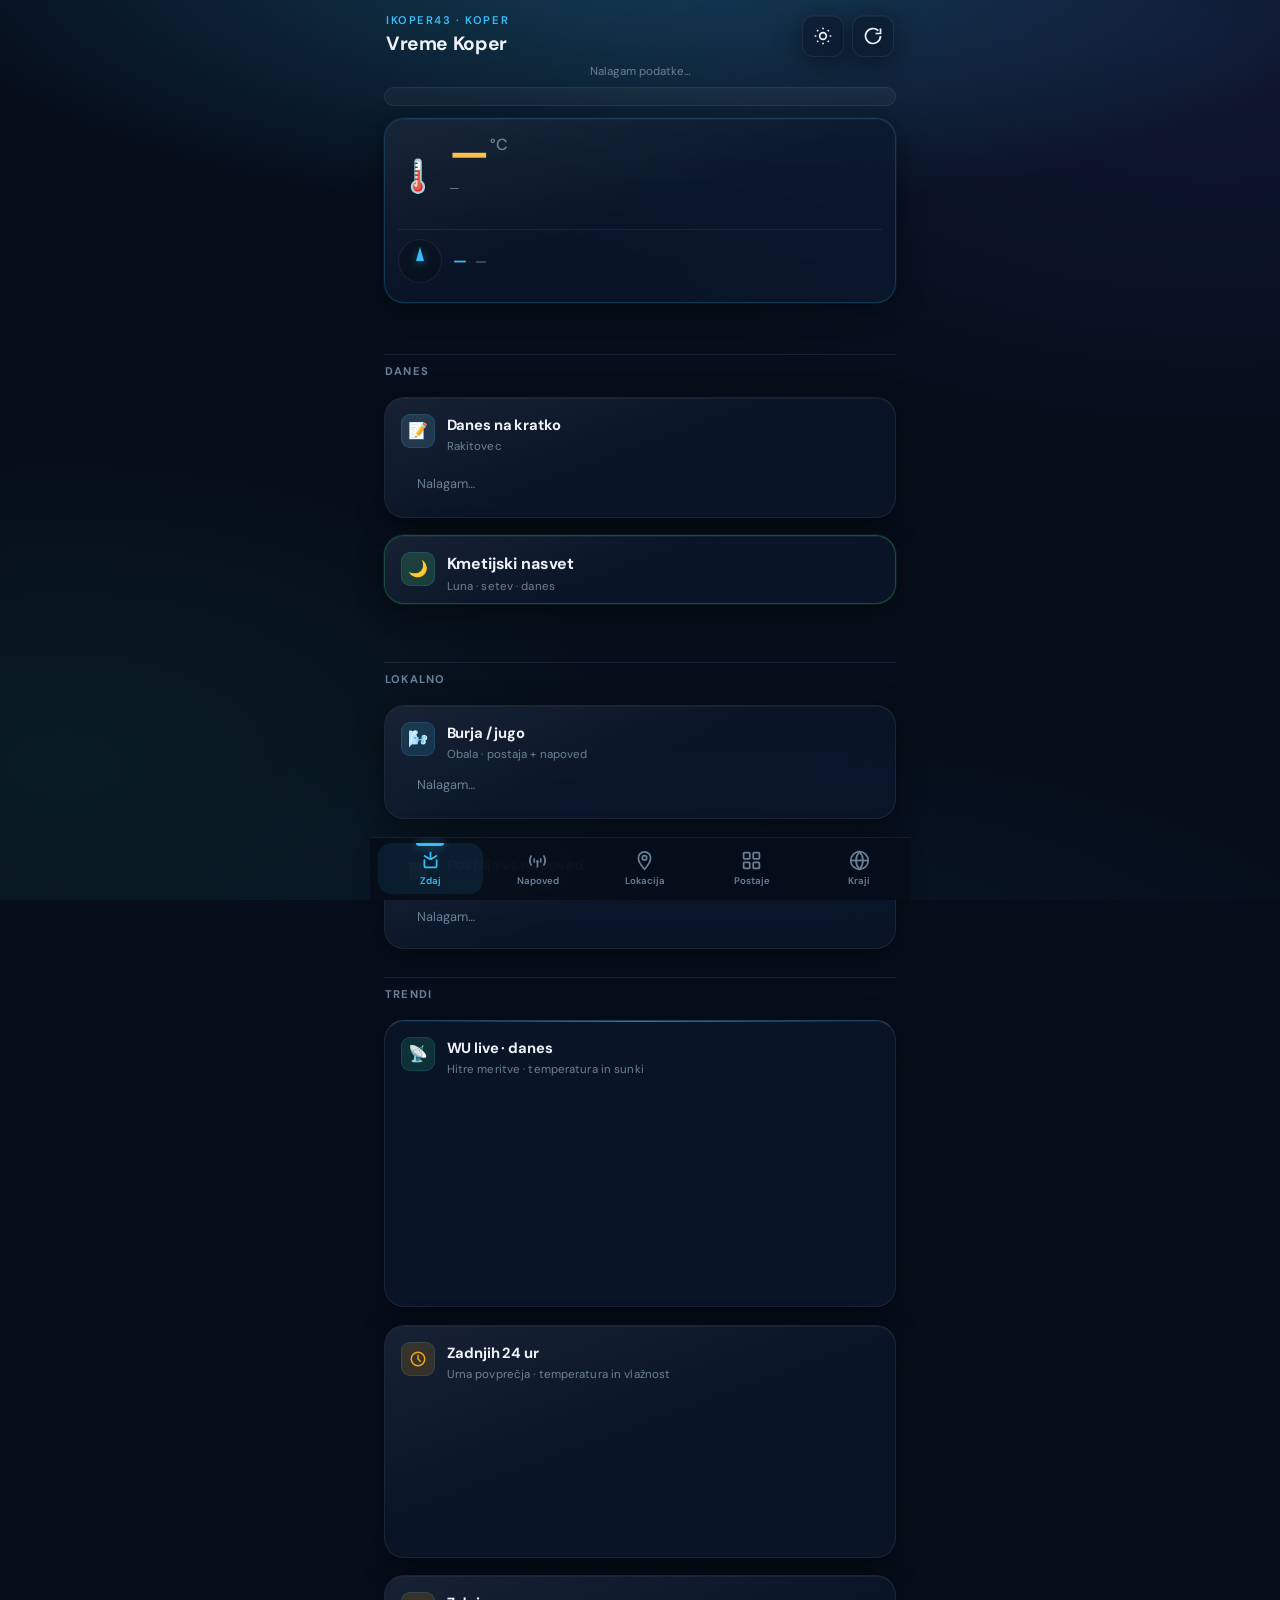
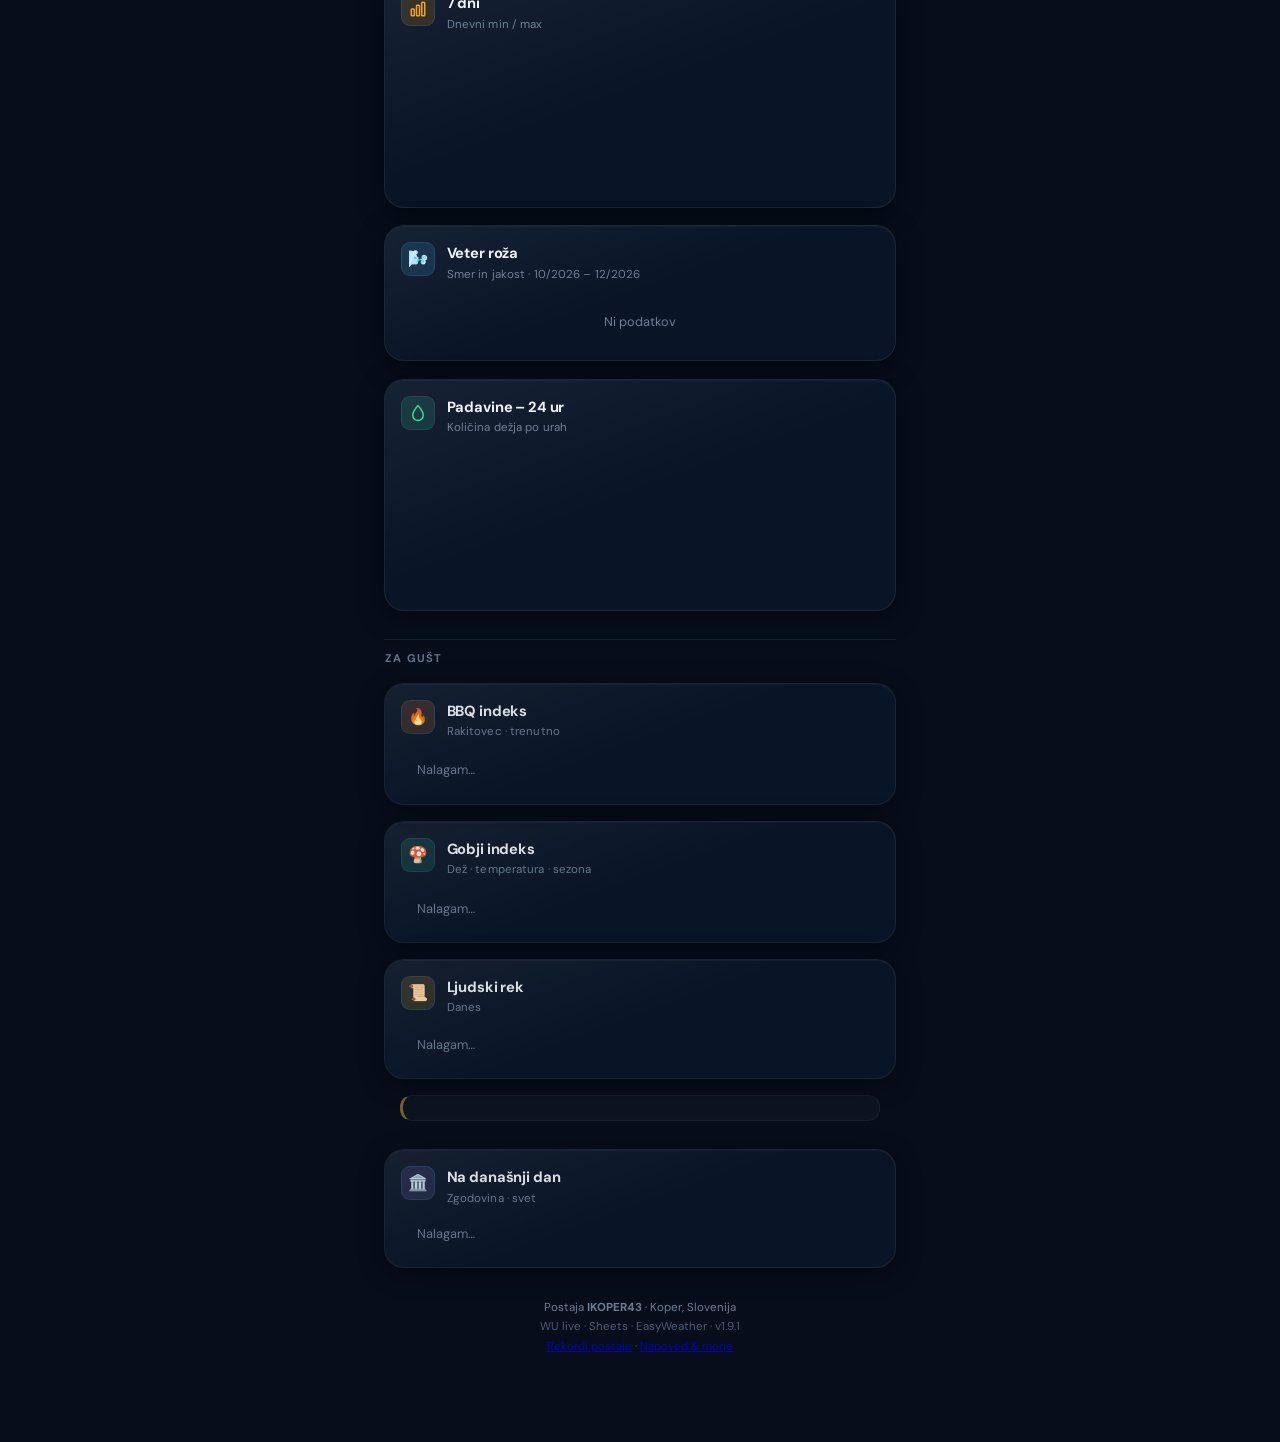
<file: index.html>
﻿<!DOCTYPE html>
<html lang="sl">
  <head>
    <meta charset="UTF-8" />
    <meta name="viewport" content="width=device-width, initial-scale=1, viewport-fit=cover" />
    <meta name="theme-color" content="#070f1a" />
    <meta name="description" content="Vremenska postaja IKOPER43 – Koper" />
    <title>Vreme Koper – IKOPER43</title>
    <link rel="manifest" href="manifest.webmanifest" />
    <link rel="icon" href="icons/icon-192.png" type="image/png" />
    <link rel="apple-touch-icon" href="icons/icon-192.png" />
    <meta name="apple-mobile-web-app-capable" content="yes" />
    <meta name="apple-mobile-web-app-status-bar-style" content="black-translucent" />
    <meta name="apple-mobile-web-app-title" content="Vreme Koper" />
    <meta name="mobile-web-app-capable" content="yes" />
    <link rel="preconnect" href="https://fonts.googleapis.com" />
    <link rel="preconnect" href="https://fonts.gstatic.com" crossorigin />
    <link
      href="https://fonts.googleapis.com/css2?family=DM+Sans:ital,opsz,wght@0,9..40,400;0,9..40,500;0,9..40,600;0,9..40,700&display=swap"
      rel="stylesheet"
    />
    <link rel="stylesheet" href="css/styles.css" />
    <script>
      try { if (localStorage.getItem('vreme-contrast') === 'high') document.documentElement.dataset.contrast = 'high'; } catch (e) {}
    </script>
    <script src="vendor/chart.umd.min.js"></script>
  </head>
  <body>
    <div class="bg-gradient" aria-hidden="true"></div>

    <header class="header">
      <div class="header__brand">
        <p class="header__station">IKOPER43 · Koper</p>
        <h1 class="header__title" id="logo-title">Vreme Koper</h1>
      </div>
      <div class="header__actions">
        <button type="button" id="btn-install" class="btn btn--ghost hidden" aria-label="Namesti aplikacijo">
          Namesti
        </button>
        <button type="button" class="btn btn--icon" data-contrast-toggle aria-pressed="false" title="Sončni kontrast" aria-label="Sončni kontrast">
          <svg width="20" height="20" viewBox="0 0 24 24" fill="none" stroke="currentColor" stroke-width="2" aria-hidden="true">
            <circle cx="12" cy="12" r="4"/><path d="M12 2v2M12 20v2M4.93 4.93l1.41 1.41M17.66 17.66l1.41 1.41M2 12h2M20 12h2M4.93 19.07l1.41-1.41M17.66 6.34l1.41-1.41"/>
          </svg>
        </button>
        <button type="button" id="btn-refresh" class="btn btn--icon" aria-label="Osveži podatke">
          <svg width="20" height="20" viewBox="0 0 24 24" fill="none" stroke="currentColor" stroke-width="2" aria-hidden="true">
            <path d="M21 12a9 9 0 1 1-2.64-6.36" />
            <polyline points="21 3 21 9 15 9" />
          </svg>
        </button>
      </div>
    </header>

    <p id="status" class="status" role="status">Nalagam podatke…</p>

    <main class="main">

      <!-- ========== ZDAJ ========== -->
      <div class="layer layer--now" aria-label="Trenutno">
        <div id="station-status" class="station-status" hidden role="status"></div>

        <section class="card now-panel" aria-label="Trenutno vreme">
          <div class="now-panel__top">
            <span id="weather-icon" class="now-panel__icon" aria-hidden="true">🌡️</span>
            <div class="now-panel__main">
              <div class="now-panel__temp">
                <span id="temp-main">—</span><span class="now-panel__unit">°C</span>
                <span id="temp-trend" class="now-panel__trend" aria-hidden="true"></span>
              </div>
              <p id="hero-sub" class="now-panel__time">—</p>
              <p id="temp-feel" class="now-panel__feel"></p>
            </div>
            <div id="day-range" class="now-panel__extremes"></div>
          </div>
          <div class="now-panel__wind">
            <div class="wind-compass wind-compass--sm" aria-label="Smer vetra">
              <div class="wind-compass__ring">
                <div id="wind-needle" class="wind-compass__needle"></div>
              </div>
            </div>
            <div class="now-panel__wind-txt">
              <span id="wind-dir-label" class="now-panel__wind-dir">—</span>
              <span id="wind-speed" class="now-panel__wind-spd">—</span>
            </div>
          </div>
          <div id="metrics" class="now-panel__grid" aria-label="Meritve"></div>
        </section>

        <div id="glance" class="glance" hidden aria-label="Hitri pregled"></div>
      </div>

      <!-- ========== DANES ========== -->
      <div class="layer layer--today">
        <h2 class="layer__title">Danes</h2>

        <section class="card brief-card" aria-label="Danes na kratko">
          <div class="card__head">
            <span class="card__icon" style="background:rgba(125,211,252,0.15);color:#7dd3fc" aria-hidden="true">📝</span>
            <div>
              <h3 class="card__title">Danes na kratko</h3>
              <p class="card__desc" id="brief-sub">Rakitovec</p>
            </div>
          </div>
          <div id="brief-content" class="brief-content">
            <p class="forecast-loading">Nalagam…</p>
          </div>
        </section>

        <section id="important-card" class="card important-card" hidden aria-label="Kaj je danes pomembno">
          <div class="card__head">
            <span class="card__icon" style="background:rgba(251,146,60,0.15);color:#fb923c" aria-hidden="true">⚡</span>
            <div>
              <h3 class="card__title">Kaj je danes pomembno?</h3>
              <p class="card__desc">Samo najbolj relevantno</p>
            </div>
          </div>
          <div id="important-content" class="important-content"></div>
        </section>

        <section class="card card--featured agro-card" aria-label="Lunarni kmetijski nasvet">
          <div class="card__head">
            <span class="card__icon" style="background:rgba(74,222,128,0.18);color:#4ade80" aria-hidden="true">🌙</span>
            <div>
              <h3 class="card__title">Kmetijski nasvet</h3>
              <p class="card__desc" id="agro-head-desc">Luna · setev · danes</p>
            </div>
          </div>
          <div id="agro-content" class="agro-content"></div>
        </section>

        <section id="timeline-card" class="card timeline-card" hidden aria-label="Časovnica dneva">
          <div class="card__head">
            <span class="card__icon" style="background:rgba(129,140,248,0.15);color:#818cf8" aria-hidden="true">⏱</span>
            <div>
              <h3 class="card__title">Časovnica dneva</h3>
              <p class="card__desc">Ključni dogodki</p>
            </div>
          </div>
          <div id="timeline-content" class="timeline-content"></div>
        </section>

        <p id="rain-outlook" class="rain-outlook" hidden role="status"></p>

        <div id="sun-strip" class="sun-strip" aria-label="Sonce in luna"></div>
      </div>

      <!-- ========== LOKALNO ========== -->
      <div class="layer layer--local">
        <h2 class="layer__title">Lokalno</h2>

        <section class="card" aria-label="Burja in jugo">
          <div class="card__head">
            <span class="card__icon" style="background:rgba(56,189,248,0.15);color:#38bdf8" aria-hidden="true">🌬️</span>
            <div>
              <h3 class="card__title">Burja / jugo</h3>
              <p class="card__desc" id="bora-sub">Obala · postaja + napoved</p>
            </div>
          </div>
          <div id="bora-content" class="bora-content">
            <p class="forecast-loading">Nalagam…</p>
          </div>
        </section>

        <section id="yesterday-card" class="card" hidden aria-label="Primerjava z včeraj">
          <div class="card__head">
            <span class="card__icon" style="background:rgba(148,163,184,0.15);color:#94a3b8" aria-hidden="true">↔</span>
            <div>
              <h3 class="card__title">Ob tej uri vs včeraj</h3>
              <p class="card__desc">Primerjava meritev</p>
            </div>
          </div>
          <div id="yesterday-content" class="context-content"></div>
        </section>

        <section id="pressure-card" class="card" hidden aria-label="Trend tlaka">
          <div class="card__head">
            <span class="card__icon" style="background:rgba(167,139,250,0.15);color:#a78bfa" aria-hidden="true">📉</span>
            <div>
              <h3 class="card__title">Tlak</h3>
              <p class="card__desc">Trend · ne napoved</p>
            </div>
          </div>
          <div id="pressure-content" class="context-content"></div>
        </section>

        <section id="anomaly-card" class="card" hidden aria-label="Anomalije">
          <div class="card__head">
            <span class="card__icon" style="background:rgba(244,63,94,0.12);color:#f43f5e" aria-hidden="true">📈</span>
            <div>
              <h3 class="card__title">Anomalije</h3>
              <p class="card__desc">Danes vs večletno povprečje</p>
            </div>
          </div>
          <div id="anomaly-content" class="anomaly-content">
            <p class="forecast-loading">Nalagam…</p>
          </div>
        </section>

        <section class="card" aria-label="Postaja proti napovedi">
          <div class="card__head">
            <span class="card__icon" style="background:rgba(99,102,241,0.15);color:#818cf8" aria-hidden="true">📊</span>
            <div>
              <h3 class="card__title">Postaja vs napoved</h3>
              <p class="card__desc">Včeraj · ECMWF · ICON · GFS</p>
            </div>
          </div>
          <div id="skill-content" class="skill-content">
            <p class="forecast-loading">Nalagam…</p>
          </div>
        </section>

        <div id="month-summary" class="card month-summary" hidden aria-label="Mesečni povzetek"></div>

        <div id="day-history" class="day-history" hidden aria-label="Ta dan v preteklosti"></div>
      </div>

      <!-- ========== TRENDI ========== -->
      <div class="layer layer--trends">
        <h2 class="layer__title">Trendi</h2>

        <section class="card chart-card chart-card--hero" aria-label="WU live graf">
          <div class="card__head">
            <span class="card__icon" style="background:rgba(52,211,153,0.15);color:#34d399" aria-hidden="true">📡</span>
            <div>
              <h3 class="card__title">WU live · danes</h3>
              <p class="card__desc" id="live-chart-sub">Hitre meritve · temperatura in sunki</p>
            </div>
          </div>
          <p id="live-chart-summary" class="chart-summary" hidden></p>
          <div class="chart-wrap chart-wrap--hero chart-wrap--has-empty">
            <canvas id="chart-live" aria-label="Graf WU live meritev danes"></canvas>
            <p id="live-chart-empty" class="chart-empty hidden">Live točke niso na voljo</p>
          </div>
        </section>

        <section class="card chart-card">
          <div class="card__head">
            <span class="card__icon card__icon--warm" aria-hidden="true">
              <svg width="18" height="18" viewBox="0 0 24 24" fill="none" stroke="currentColor" stroke-width="2" stroke-linecap="round" stroke-linejoin="round"><circle cx="12" cy="12" r="9"/><path d="M12 7v5l3 3"/></svg>
            </span>
            <div>
              <h3 class="card__title">Zadnjih 24 ur</h3>
              <p class="card__desc">Urna povprečja · temperatura in vlažnost</p>
            </div>
          </div>
          <p id="hourly-chart-summary" class="chart-summary" hidden></p>
          <div class="chart-wrap chart-wrap--short">
            <canvas id="chart-hourly" aria-label="Graf temperature in vlažnosti"></canvas>
          </div>
        </section>

        <section class="card chart-card">
          <div class="card__head">
            <span class="card__icon card__icon--warm" aria-hidden="true">
              <svg width="18" height="18" viewBox="0 0 24 24" fill="none" stroke="currentColor" stroke-width="2" stroke-linecap="round" stroke-linejoin="round"><rect x="3" y="12" width="4" height="9" rx="1"/><rect x="10" y="7" width="4" height="14" rx="1"/><rect x="17" y="3" width="4" height="18" rx="1"/></svg>
            </span>
            <div>
              <h3 class="card__title">7 dni</h3>
              <p class="card__desc">Dnevni min / max</p>
            </div>
          </div>
          <div class="chart-wrap chart-wrap--short">
            <canvas id="chart-daily" aria-label="Graf dnevnih min in max temperatur"></canvas>
          </div>
        </section>

        <section class="card" aria-label="Veter roža">
          <div class="card__head">
            <span class="card__icon" style="background:rgba(56,189,248,0.15);color:#38bdf8" aria-hidden="true">🌬️</span>
            <div>
              <h3 class="card__title">Veter roža</h3>
              <p class="card__desc">Smer in jakost · <span id="wind-rose-info">zadnji 3 meseci</span></p>
            </div>
          </div>
          <div id="wind-rose-svg" style="display:flex;justify-content:center;overflow:hidden">
            <p class="forecast-loading">Nalagam…</p>
          </div>
        </section>

        <section class="card chart-card">
          <div class="card__head">
            <span class="card__icon card__icon--rain" aria-hidden="true">
              <svg width="18" height="18" viewBox="0 0 24 24" fill="none" stroke="currentColor" stroke-width="2" stroke-linecap="round" stroke-linejoin="round"><path d="M12 2c0 0-7 8-7 13a7 7 0 0 0 14 0c0-5-7-13-7-13z"/></svg>
            </span>
            <div>
              <h3 class="card__title">Padavine – 24 ur</h3>
              <p class="card__desc">Količina dežja po urah</p>
            </div>
          </div>
          <div class="chart-wrap chart-wrap--short chart-wrap--has-empty">
            <canvas id="chart-precip-24h" aria-label="Graf padavin zadnjih 24 ur"></canvas>
            <p class="chart-empty hidden">Ni padavin v zadnjih 24 urah</p>
          </div>
        </section>
      </div>

      <!-- ========== ZA GUŠT ========== -->
      <div class="layer layer--fun">
        <h2 class="layer__title">Za gušt</h2>

        <section class="card bbq-home-card" aria-label="BBQ indeks">
          <div class="card__head">
            <span class="card__icon" style="background:rgba(251,146,60,0.15);color:#fb923c" aria-hidden="true">🔥</span>
            <div>
              <h3 class="card__title">BBQ indeks</h3>
              <p class="card__desc" id="bbq-home-sub">Rakitovec · trenutno</p>
            </div>
          </div>
          <div id="bbq-home-content" class="bbq-content">
            <p class="forecast-loading">Nalagam…</p>
          </div>
        </section>

        <section class="card mushroom-card" aria-label="Gobji indeks">
          <div class="card__head">
            <span class="card__icon" style="background:rgba(52,211,153,0.15);color:#34d399" aria-hidden="true">🍄</span>
            <div>
              <h3 class="card__title">Gobji indeks</h3>
              <p class="card__desc" id="mushroom-sub">Dež · temperatura · sezona</p>
            </div>
          </div>
          <div id="mushroom-content" class="mushroom-content">
            <p class="forecast-loading">Nalagam…</p>
          </div>
        </section>

        <section class="card folk-card" aria-label="Ljudski rek">
          <div class="card__head">
            <span class="card__icon" style="background:rgba(251,191,36,0.15);color:#fbbf24" aria-hidden="true">📜</span>
            <div>
              <h3 class="card__title">Ljudski rek</h3>
              <p class="card__desc" id="folk-sub">Danes</p>
            </div>
          </div>
          <div id="folk-content" class="folk-content">
            <p class="forecast-loading">Nalagam…</p>
          </div>
        </section>

        <div id="day-fact" class="day-fact" hidden aria-label="Zanimivost dneva"></div>

        <section class="card history-day-card" aria-label="Na današnji dan">
          <div class="card__head">
            <span class="card__icon" style="background:rgba(167,139,250,0.15);color:#a78bfa" aria-hidden="true">🏛️</span>
            <div>
              <h3 class="card__title">Na današnji dan</h3>
              <p class="card__desc" id="othis-sub">Zgodovina · svet</p>
            </div>
          </div>
          <div id="othis-content" class="othis-content">
            <p class="forecast-loading">Nalagam…</p>
          </div>
        </section>
      </div>

    </main>

    <footer class="footer">
      <p>Postaja <strong>IKOPER43</strong> · Koper, Slovenija</p>
      <p class="footer__meta">WU live · Sheets · <a href="igra.html" class="footer__secret">EasyWeather</a> · <span id="footer-version"></span></p>
      <p class="footer__meta"><a href="./records.html">Rekordi postaje</a> · <a href="./forecast.html">Napoved &amp; morje</a></p>
    </footer>

    <nav class="bottom-nav" aria-label="Glavna navigacija">
      <a href="./" class="bottom-nav__link bottom-nav__link--active">
        <svg class="bottom-nav__svg" viewBox="0 0 24 24" fill="none" stroke="currentColor" stroke-width="2" aria-hidden="true">
          <path d="M12 3v9m0 0 7.5-4.5M12 12 4.5 7.5M5 12v7a2 2 0 0 0 2 2h10a2 2 0 0 0 2-2v-7" />
        </svg>
        Zdaj
      </a>
      <a href="./forecast.html" class="bottom-nav__link">
        <svg class="bottom-nav__svg" viewBox="0 0 24 24" fill="none" stroke="currentColor" stroke-width="2" aria-hidden="true">
          <path d="M12 13v7"/><path d="M8.56 9.56a6 6 0 0 0 0 4.88M15.44 9.56a6 6 0 0 1 0 4.88"/><path d="M5.12 6.12a11 11 0 0 0 0 11.76M18.88 6.12a11 11 0 0 1 0 11.76"/><circle cx="12" cy="13" r="1.5" fill="currentColor" stroke="none"/>
        </svg>
        Napoved
      </a>
      <a href="./lokacija.html" class="bottom-nav__link">
        <svg class="bottom-nav__svg" viewBox="0 0 24 24" fill="none" stroke="currentColor" stroke-width="2" aria-hidden="true">
          <path d="M12 2a7 7 0 0 1 7 7c0 5-7 13-7 13S5 14 5 9a7 7 0 0 1 7-7z"/><circle cx="12" cy="9" r="2.5"/>
        </svg>
        Lokacija
      </a>
      <a href="./postaje.html" class="bottom-nav__link">
        <svg class="bottom-nav__svg" viewBox="0 0 24 24" fill="none" stroke="currentColor" stroke-width="2" aria-hidden="true">
          <rect x="3" y="3" width="7" height="7" rx="1"/><rect x="14" y="3" width="7" height="7" rx="1"/><rect x="3" y="14" width="7" height="7" rx="1"/><rect x="14" y="14" width="7" height="7" rx="1"/>
        </svg>
        Postaje
      </a>
      <a href="./sreca.html" class="bottom-nav__link">
        <svg class="bottom-nav__svg" viewBox="0 0 24 24" fill="none" stroke="currentColor" stroke-width="2" aria-hidden="true">
          <circle cx="12" cy="12" r="10"/><path d="M12 2a15.3 15.3 0 0 1 4 10 15.3 15.3 0 0 1-4 10 15.3 15.3 0 0 1-4-10 15.3 15.3 0 0 1 4-10z"/><path d="M2 12h20"/>
        </svg>
        Kraji
      </a>
    </nav>

    <script type="module" src="js/app.js"></script>
    <noscript>
      <p class="noscript-msg">Za prikaz vremena potrebujete JavaScript.</p>
    </noscript>
  </body>
</html>
</file>
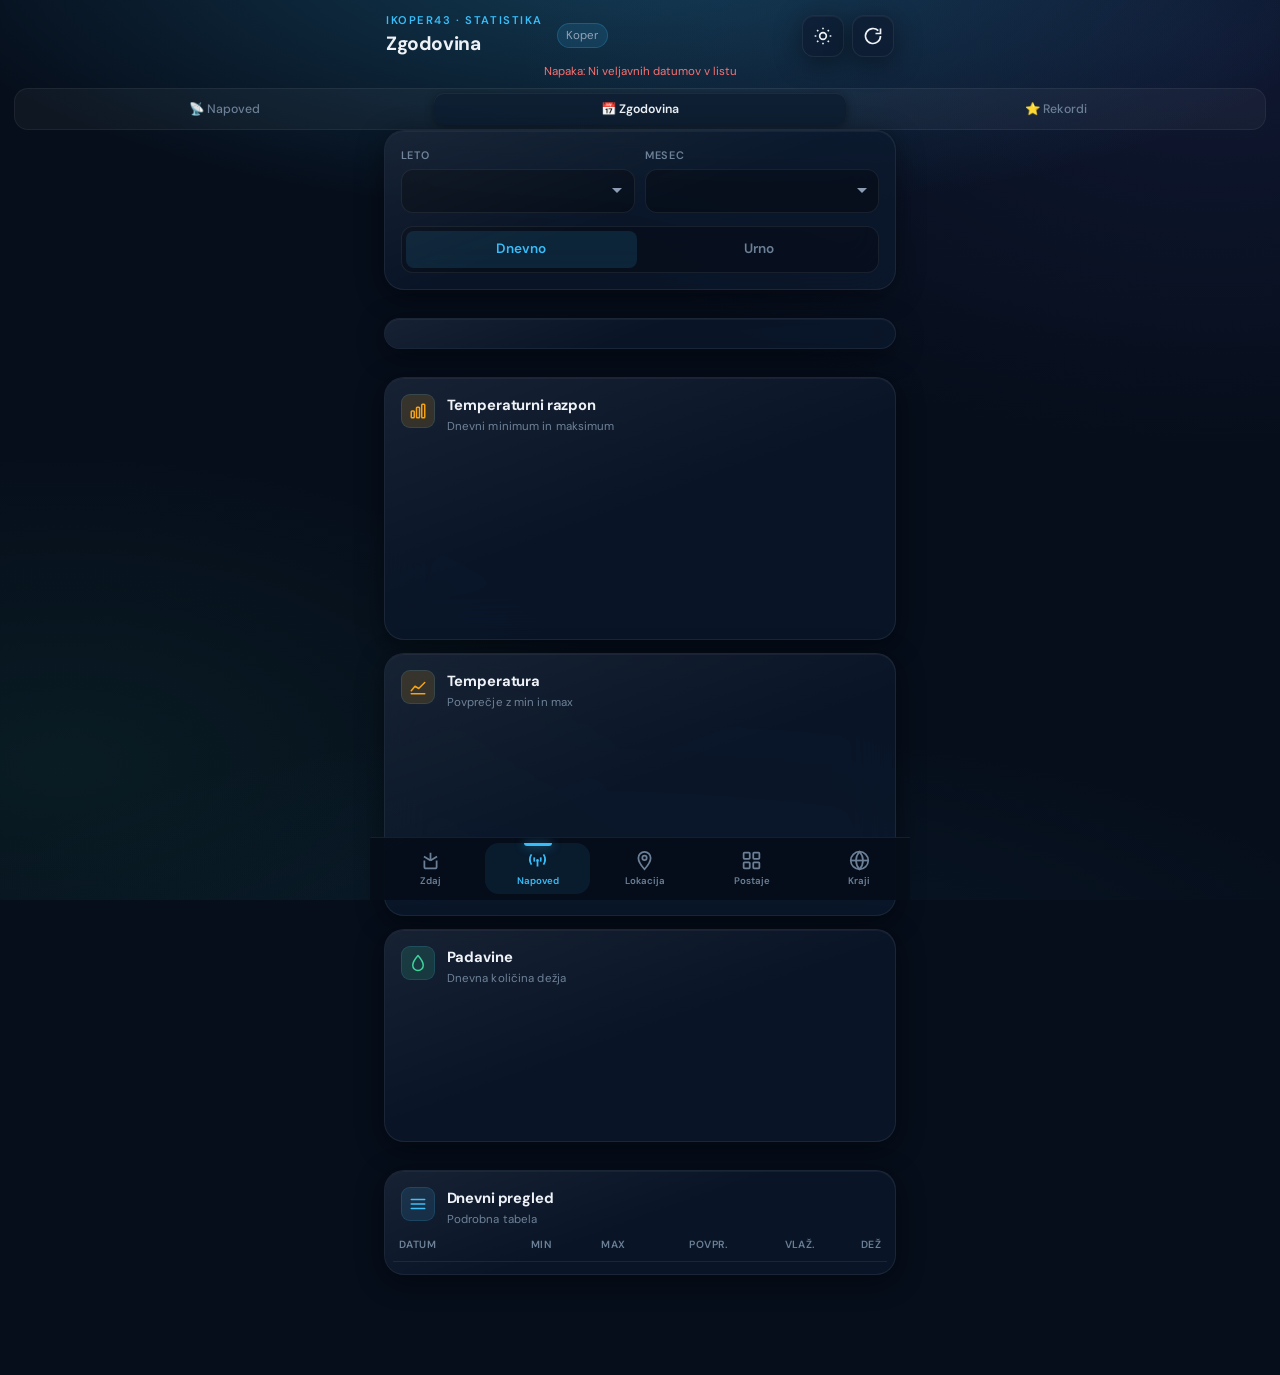
<file: history.html>
﻿<!DOCTYPE html>
<html lang="sl">
  <head>
    <meta charset="UTF-8" />
    <meta name="viewport" content="width=device-width, initial-scale=1, viewport-fit=cover" />
    <meta name="theme-color" content="#070f1a" />
    <meta name="description" content="Zgodovina meritev – IKOPER43 Koper" />
    <title>Zgodovina – Vreme Koper</title>
    <link rel="manifest" href="manifest.webmanifest" />
    <link rel="icon" href="icons/icon-192.svg" type="image/svg+xml" />
    <link rel="apple-touch-icon" href="icons/icon-192.svg" />
    <link rel="preconnect" href="https://fonts.googleapis.com" />
    <link rel="preconnect" href="https://fonts.gstatic.com" crossorigin />
    <link
      href="https://fonts.googleapis.com/css2?family=DM+Sans:ital,opsz,wght@0,9..40,400;0,9..40,500;0,9..40,600;0,9..40,700&display=swap"
      rel="stylesheet"
    />
    <link rel="stylesheet" href="css/styles.css" />
    <script>try{if(localStorage.getItem('vreme-contrast')==='high')document.documentElement.dataset.contrast='high'}catch(e){}</script>
    <script src="vendor/chart.umd.min.js"></script>
  </head>
  <body class="page-history">
    <div class="bg-gradient" aria-hidden="true"></div>

    <header class="header">
      <div class="header__brand">
        <p class="header__station">IKOPER43 · Statistika</p>
        <h1 class="header__title">Zgodovina</h1>
      </div>
      <div class="header__actions">
        <button type="button" class="btn btn--icon" data-contrast-toggle aria-pressed="false" title="Sončni kontrast" aria-label="Sončni kontrast">
          <svg width="20" height="20" viewBox="0 0 24 24" fill="none" stroke="currentColor" stroke-width="2" aria-hidden="true"><circle cx="12" cy="12" r="4"/><path d="M12 2v2M12 20v2M4.93 4.93l1.41 1.41M17.66 17.66l1.41 1.41M2 12h2M20 12h2M4.93 19.07l1.41-1.41M17.66 6.34l1.41-1.41"/></svg>
        </button>
        <button type="button" id="btn-reload" class="btn btn--icon" aria-label="Osveži">
          <svg width="20" height="20" viewBox="0 0 24 24" fill="none" stroke="currentColor" stroke-width="2" aria-hidden="true">
            <path d="M21 12a9 9 0 1 1-2.64-6.36" />
            <polyline points="21 3 21 9 15 9" />
          </svg>
        </button>
      </div>
    </header>

    <p id="status" class="status" role="status">Nalagam…</p>

    <nav class="sub-nav" aria-label="Postaja navigacija">
      <a href="./forecast.html" class="sub-nav__link">📡 Napoved</a>
      <a href="./history.html" class="sub-nav__link sub-nav__link--active">📅 Zgodovina</a>
      <a href="./records.html" class="sub-nav__link">⭐ Rekordi</a>
    </nav>

    <main class="main main--history">
      <section class="card filters">
        <div class="filters__row">
          <label class="filter-field">
            <span>Leto</span>
            <select id="filter-year"></select>
          </label>
          <label class="filter-field">
            <span>Mesec</span>
            <select id="filter-month"></select>
          </label>
        </div>
        <div class="view-toggle" role="group" aria-label="Način prikaza">
          <button type="button" class="view-toggle__btn view-toggle__btn--active" data-view="daily">Dnevno</button>
          <button type="button" class="view-toggle__btn" data-view="hourly">Urno</button>
        </div>
      </section>

      <section id="period-summary" class="card summary-card" aria-live="polite"></section>

      <div id="charts-daily" class="charts-stack">
        <section class="card chart-card">
          <div class="card__head">
            <span class="card__icon card__icon--warm" aria-hidden="true">
              <svg width="18" height="18" viewBox="0 0 24 24" fill="none" stroke="currentColor" stroke-width="2" stroke-linecap="round" stroke-linejoin="round"><rect x="3" y="12" width="4" height="9" rx="1"/><rect x="10" y="7" width="4" height="14" rx="1"/><rect x="17" y="3" width="4" height="18" rx="1"/></svg>
            </span>
            <div>
              <h2 class="card__title">Temperaturni razpon</h2>
              <p class="card__desc">Dnevni minimum in maksimum</p>
            </div>
          </div>
          <div class="chart-wrap">
            <canvas id="chart-temp-range"></canvas>
          </div>
        </section>

        <section class="card chart-card">
          <div class="card__head">
            <span class="card__icon card__icon--warm" aria-hidden="true">
              <svg width="18" height="18" viewBox="0 0 24 24" fill="none" stroke="currentColor" stroke-width="2" stroke-linecap="round" stroke-linejoin="round"><polyline points="3 17 8 11 13 14 21 6"/><line x1="3" y1="21" x2="21" y2="21"/></svg>
            </span>
            <div>
              <h2 class="card__title">Temperatura</h2>
              <p class="card__desc">Povprečje z min in max</p>
            </div>
          </div>
          <div class="chart-wrap">
            <canvas id="chart-temp-avg"></canvas>
          </div>
        </section>

        <section class="card chart-card">
          <div class="card__head">
            <span class="card__icon card__icon--rain" aria-hidden="true">
              <svg width="18" height="18" viewBox="0 0 24 24" fill="none" stroke="currentColor" stroke-width="2" stroke-linecap="round" stroke-linejoin="round"><path d="M12 2c0 0-7 8-7 13a7 7 0 0 0 14 0c0-5-7-13-7-13z"/></svg>
            </span>
            <div>
              <h2 class="card__title">Padavine</h2>
              <p class="card__desc">Dnevna količina dežja</p>
            </div>
          </div>
          <div class="chart-wrap chart-wrap--compact">
            <canvas id="chart-precip"></canvas>
          </div>
        </section>
      </div>

      <div id="charts-hourly" class="charts-stack hidden">
        <section class="card chart-card">
          <div class="card__head">
            <span class="card__icon card__icon--warm" aria-hidden="true">
              <svg width="18" height="18" viewBox="0 0 24 24" fill="none" stroke="currentColor" stroke-width="2" stroke-linecap="round" stroke-linejoin="round"><circle cx="12" cy="12" r="9"/><path d="M12 7v5l3 3"/></svg>
            </span>
            <div>
              <h2 id="chart-hourly-title" class="card__title">Urne temperature</h2>
              <p class="card__desc">Vsaka ura v mesecu</p>
            </div>
          </div>
          <div class="chart-wrap chart-wrap--tall">
            <canvas id="chart-temp-hourly"></canvas>
          </div>
        </section>
      </div>

      <section class="card table-card">
        <div class="card__head">
          <span class="card__icon" aria-hidden="true">
            <svg width="18" height="18" viewBox="0 0 24 24" fill="none" stroke="currentColor" stroke-width="2" stroke-linecap="round"><line x1="3" y1="6" x2="21" y2="6"/><line x1="3" y1="12" x2="21" y2="12"/><line x1="3" y1="18" x2="21" y2="18"/></svg>
          </span>
          <div>
            <h2 class="card__title">Dnevni pregled</h2>
            <p class="card__desc">Podrobna tabela</p>
          </div>
        </div>
        <div class="table-scroll">
          <table id="history-table" class="data-table">
            <thead>
              <tr>
                <th>Datum</th>
                <th>Min</th>
                <th>Max</th>
                <th>Povpr.</th>
                <th>Vlaž.</th>
                <th>Dež</th>
              </tr>
            </thead>
            <tbody></tbody>
          </table>
        </div>
      </section>
    </main>

        <nav class="bottom-nav" aria-label="Glavna navigacija">
      <a href="./" class="bottom-nav__link">
        <svg class="bottom-nav__svg" viewBox="0 0 24 24" fill="none" stroke="currentColor" stroke-width="2" aria-hidden="true">
          <path d="M12 3v9m0 0 7.5-4.5M12 12 4.5 7.5M5 12v7a2 2 0 0 0 2 2h10a2 2 0 0 0 2-2v-7" />
        </svg>
        Zdaj
      </a>
      <a href="./forecast.html" class="bottom-nav__link bottom-nav__link--active">
        <svg class="bottom-nav__svg" viewBox="0 0 24 24" fill="none" stroke="currentColor" stroke-width="2" aria-hidden="true">
          <path d="M12 13v7"/><path d="M8.56 9.56a6 6 0 0 0 0 4.88M15.44 9.56a6 6 0 0 1 0 4.88"/><path d="M5.12 6.12a11 11 0 0 0 0 11.76M18.88 6.12a11 11 0 0 1 0 11.76"/><circle cx="12" cy="13" r="1.5" fill="currentColor" stroke="none"/>
        </svg>
        Napoved
      </a>
      <a href="./lokacija.html" class="bottom-nav__link">
        <svg class="bottom-nav__svg" viewBox="0 0 24 24" fill="none" stroke="currentColor" stroke-width="2" aria-hidden="true">
          <path d="M12 2a7 7 0 0 1 7 7c0 5-7 13-7 13S5 14 5 9a7 7 0 0 1 7-7z"/><circle cx="12" cy="9" r="2.5"/>
        </svg>
        Lokacija
      </a>
      <a href="./postaje.html" class="bottom-nav__link">
        <svg class="bottom-nav__svg" viewBox="0 0 24 24" fill="none" stroke="currentColor" stroke-width="2" aria-hidden="true">
          <rect x="3" y="3" width="7" height="7" rx="1"/><rect x="14" y="3" width="7" height="7" rx="1"/><rect x="3" y="14" width="7" height="7" rx="1"/><rect x="14" y="14" width="7" height="7" rx="1"/>
        </svg>
        Postaje
      </a>
      <a href="./sreca.html" class="bottom-nav__link">
        <svg class="bottom-nav__svg" viewBox="0 0 24 24" fill="none" stroke="currentColor" stroke-width="2" aria-hidden="true">
          <circle cx="12" cy="12" r="10"/><path d="M12 2a15.3 15.3 0 0 1 4 10 15.3 15.3 0 0 1-4 10 15.3 15.3 0 0 1-4-10 15.3 15.3 0 0 1 4-10z"/><path d="M2 12h20"/>
        </svg>
        Kraji
      </a>
    </nav>

    <script type="module" src="js/history.js"></script>
  </body>
</html>
</file>
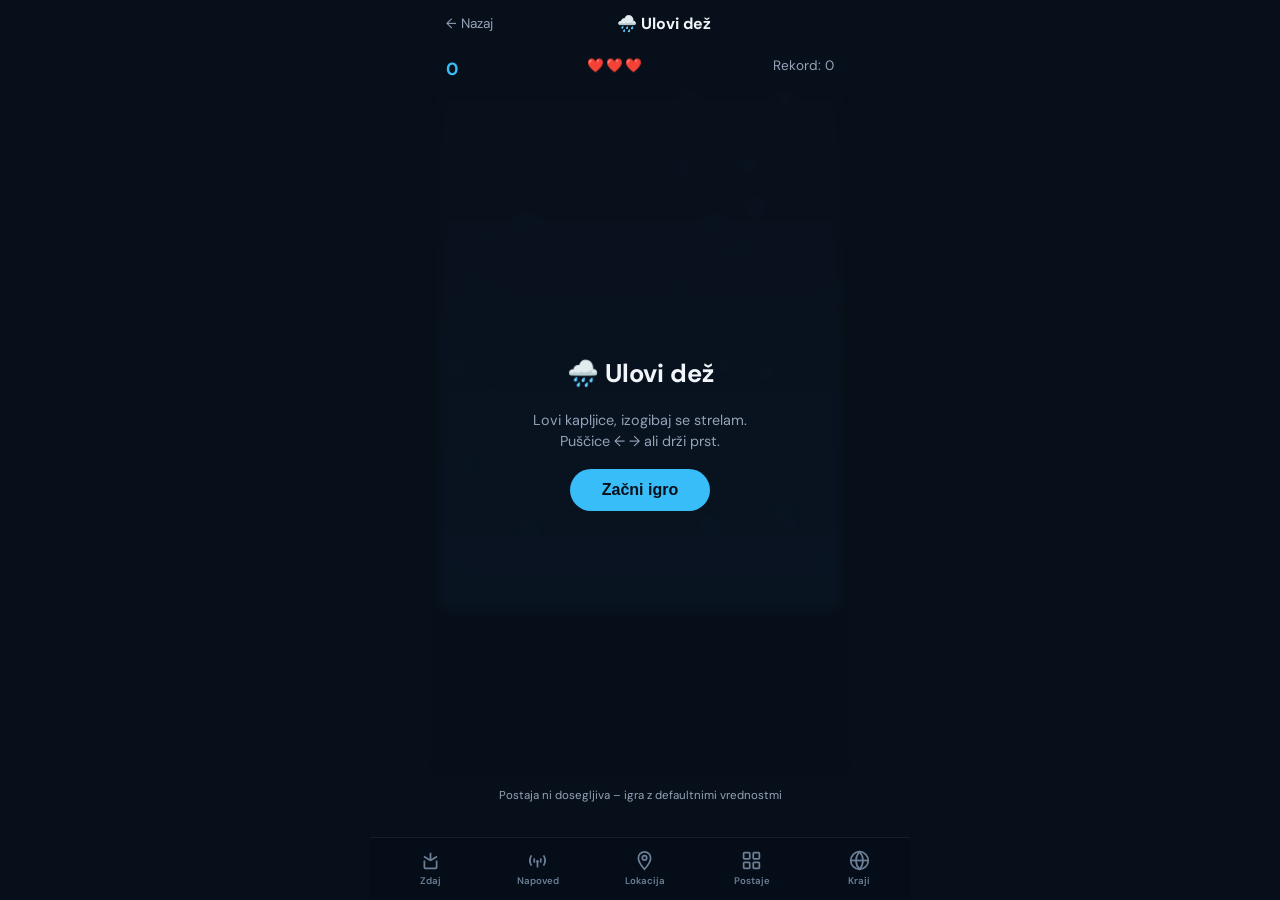
<file: igra.html>
<!DOCTYPE html>
<html lang="sl">
<head>
  <meta charset="UTF-8" />
  <meta name="viewport" content="width=device-width, initial-scale=1, viewport-fit=cover" />
  <meta name="theme-color" content="#070f1a" />
  <title>Ulovi dež – Vreme Koper</title>
  <link rel="manifest" href="manifest.webmanifest" />
  <link rel="icon" href="icons/icon-192.png" type="image/png" />
  <link rel="preconnect" href="https://fonts.googleapis.com" />
  <link rel="preconnect" href="https://fonts.gstatic.com" crossorigin />
  <link href="https://fonts.googleapis.com/css2?family=DM+Sans:ital,opsz,wght@0,9..40,400;0,9..40,700&display=swap" rel="stylesheet" />
  <link rel="stylesheet" href="css/styles.css" />
  <style>
    body { background: #070f1a; color: #f1f5f9; font-family: 'DM Sans', sans-serif; margin: 0; display: flex; flex-direction: column; align-items: center; min-height: 100dvh; }
    .game-header { width: 100%; max-width: 420px; padding: 0.75rem 1rem; display: flex; justify-content: space-between; align-items: center; }
    .game-header__back { color: #94a3b8; text-decoration: none; font-size: 0.85rem; }
    .game-header__title { font-size: 1rem; font-weight: 700; }
    .game-wrap { position: relative; width: 100%; max-width: 420px; flex: 1; display: flex; flex-direction: column; align-items: center; padding: 0 0.5rem 1rem; }
    canvas { border-radius: 1rem; display: block; touch-action: none; background: transparent; }
    .hud { width: 100%; max-width: 420px; display: flex; justify-content: space-between; padding: 0.5rem 1rem; font-size: 0.85rem; }
    .hud__score { font-weight: 700; font-size: 1.1rem; color: #38bdf8; }
    .hud__best  { color: #94a3b8; }
    .hud__lives { letter-spacing: 0.15em; }
    .weather-badge { font-size: 0.72rem; color: #94a3b8; padding: 0 1rem 0.5rem; text-align: center; }
    #overlay {
      position: absolute; inset: 0; border-radius: 1rem;
      background: rgba(7,15,26,0.88); display: flex; flex-direction: column;
      align-items: center; justify-content: center; gap: 1rem;
      backdrop-filter: blur(4px);
    }
    #overlay h2 { font-size: 1.6rem; margin: 0; }
    #overlay p  { margin: 0; color: #94a3b8; font-size: 0.9rem; text-align: center; padding: 0 1.5rem; }
    #overlay .score-big { font-size: 2.5rem; font-weight: 700; color: #38bdf8; }
    #btn-start { padding: 0.75rem 2rem; border-radius: 2rem; background: #38bdf8; color: #070f1a; font-weight: 700; font-size: 1rem; border: none; cursor: pointer; }
    #btn-start:hover { background: #7dd3fc; }
    .hidden { display: none !important; }
  </style>
</head>
<body>
  <div class="game-header">
    <a href="./" class="game-header__back">← Nazaj</a>
    <span class="game-header__title">🌧️ Ulovi dež</span>
    <span></span>
  </div>

  <div class="hud">
    <span class="hud__score" id="hud-score">0</span>
    <span class="hud__lives" id="hud-lives">❤️❤️❤️</span>
    <span class="hud__best" id="hud-best">Rekord: 0</span>
  </div>

  <div class="game-wrap">
    <canvas id="game-canvas" width="400" height="520"></canvas>
    <div id="overlay">
      <h2 id="overlay-title">🌧️ Ulovi dež</h2>
      <p id="overlay-desc">Lovi kapljice, izogibaj se strelam.<br>Puščice ← → ali drži prst.</p>
      <span class="score-big hidden" id="overlay-score"></span>
      <button id="btn-start">Začni igro</button>
    </div>
  </div>

  <p class="weather-badge" id="weather-badge">Nalagam vreme…</p>

  <nav class="bottom-nav" aria-label="Glavna navigacija">
    <a href="./" class="bottom-nav__link">
      <svg class="bottom-nav__svg" viewBox="0 0 24 24" fill="none" stroke="currentColor" stroke-width="2"><path d="M12 3v9m0 0 7.5-4.5M12 12 4.5 7.5M5 12v7a2 2 0 0 0 2 2h10a2 2 0 0 0 2-2v-7"/></svg>Zdaj
    </a>
    <a href="./forecast.html" class="bottom-nav__link">
      <svg class="bottom-nav__svg" viewBox="0 0 24 24" fill="none" stroke="currentColor" stroke-width="2"><path d="M12 13v7"/><path d="M8.56 9.56a6 6 0 0 0 0 4.88M15.44 9.56a6 6 0 0 1 0 4.88"/><path d="M5.12 6.12a11 11 0 0 0 0 11.76M18.88 6.12a11 11 0 0 1 0 11.76"/><circle cx="12" cy="13" r="1.5" fill="currentColor" stroke="none"/></svg>Napoved
    </a>
    <a href="./lokacija.html" class="bottom-nav__link">
      <svg class="bottom-nav__svg" viewBox="0 0 24 24" fill="none" stroke="currentColor" stroke-width="2"><path d="M12 2a7 7 0 0 1 7 7c0 5-7 13-7 13S5 14 5 9a7 7 0 0 1 7-7z"/><circle cx="12" cy="9" r="2.5"/></svg>Lokacija
    </a>
    <a href="./postaje.html" class="bottom-nav__link">
      <svg class="bottom-nav__svg" viewBox="0 0 24 24" fill="none" stroke="currentColor" stroke-width="2"><rect x="3" y="3" width="7" height="7" rx="1"/><rect x="14" y="3" width="7" height="7" rx="1"/><rect x="3" y="14" width="7" height="7" rx="1"/><rect x="14" y="14" width="7" height="7" rx="1"/></svg>Postaje
    </a>
    <a href="./sreca.html" class="bottom-nav__link">
      <svg class="bottom-nav__svg" viewBox="0 0 24 24" fill="none" stroke="currentColor" stroke-width="2"><circle cx="12" cy="12" r="10"/><path d="M12 2a15.3 15.3 0 0 1 4 10 15.3 15.3 0 0 1-4 10 15.3 15.3 0 0 1-4-10 15.3 15.3 0 0 1 4-10z"/><path d="M2 12h20"/></svg>Kraji
    </a>
  </nav>

  <script type="module" src="js/igra.js"></script>
</body>
</html>
</file>
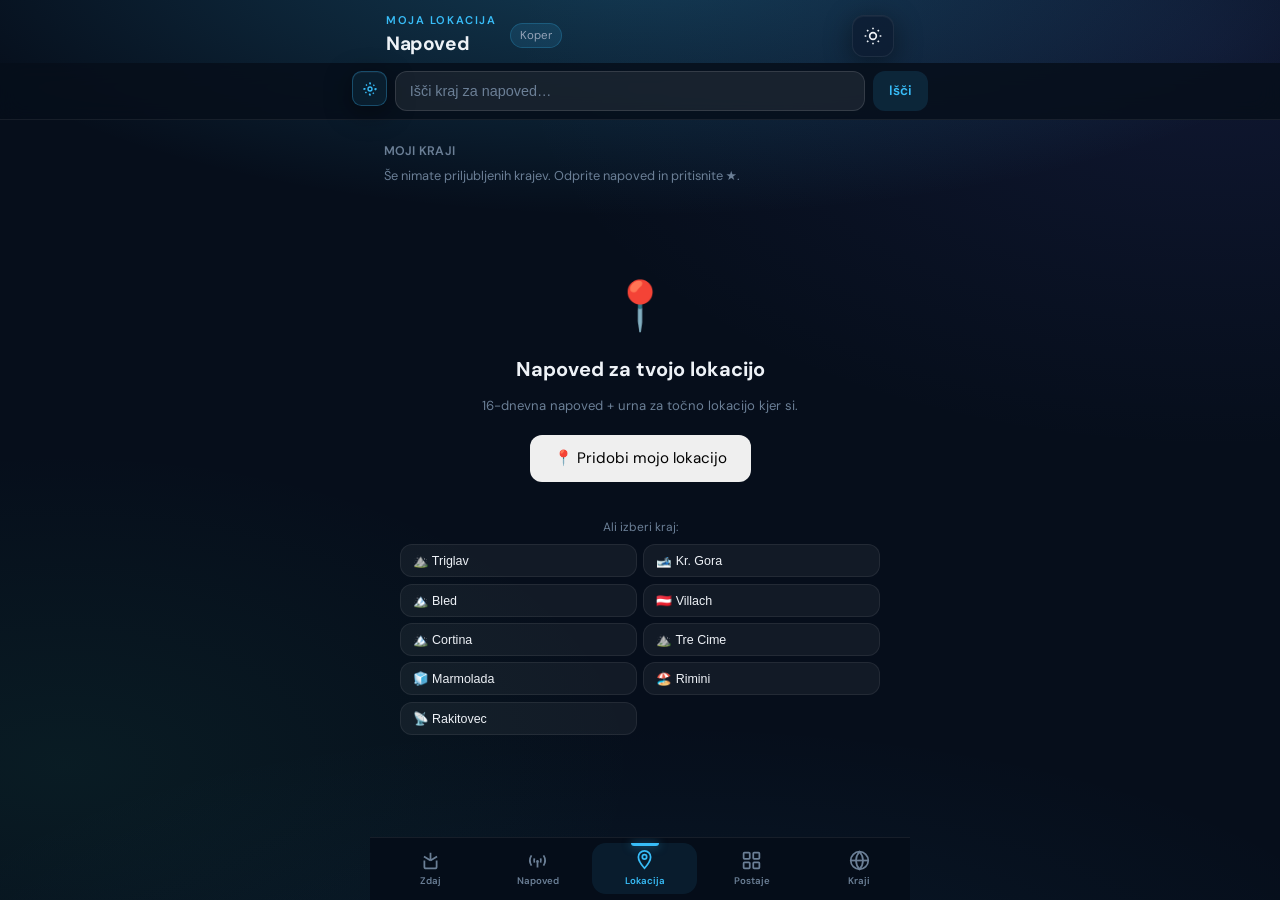
<file: lokacija.html>
<!DOCTYPE html>
<html lang="sl">
  <head>
    <meta charset="UTF-8" />
    <meta name="viewport" content="width=device-width, initial-scale=1, viewport-fit=cover" />
    <meta name="theme-color" content="#070f1a" />
    <meta name="description" content="Napoved za mojo lokacijo – IKOPER43" />
    <title>Moja lokacija – Vreme</title>
    <link rel="manifest" href="manifest.webmanifest" />
    <link rel="icon" href="icons/icon-192.png" type="image/png" />
    <link rel="apple-touch-icon" href="icons/icon-192.png" />
    <link rel="preconnect" href="https://fonts.googleapis.com" />
    <link rel="preconnect" href="https://fonts.gstatic.com" crossorigin />
    <link
      href="https://fonts.googleapis.com/css2?family=DM+Sans:ital,opsz,wght@0,9..40,400;0,9..40,500;0,9..40,600;0,9..40,700&display=swap"
      rel="stylesheet"
    />
    <link rel="stylesheet" href="css/styles.css" />
    <script>try{if(localStorage.getItem('vreme-contrast')==='high')document.documentElement.dataset.contrast='high'}catch(e){}</script>
  </head>
  <body class="page-lokacija">
    <div class="bg-gradient" aria-hidden="true"></div>

    <header class="header">
      <div class="header__brand">
        <p class="header__station" id="loc-station">Moja lokacija</p>
        <h1 class="header__title" id="loc-title">Napoved</h1>
      </div>
      <div class="header__actions">
        <button type="button" class="btn btn--icon" data-contrast-toggle aria-pressed="false" title="Sončni kontrast" aria-label="Sončni kontrast">
          <svg width="20" height="20" viewBox="0 0 24 24" fill="none" stroke="currentColor" stroke-width="2" aria-hidden="true"><circle cx="12" cy="12" r="4"/><path d="M12 2v2M12 20v2M4.93 4.93l1.41 1.41M17.66 17.66l1.41 1.41M2 12h2M20 12h2M4.93 19.07l1.41-1.41M17.66 6.34l1.41-1.41"/></svg>
        </button>
        <button type="button" id="btn-refresh-loc" class="btn btn--icon hidden" aria-label="Osveži">
          <svg width="20" height="20" viewBox="0 0 24 24" fill="none" stroke="currentColor" stroke-width="2" aria-hidden="true">
            <path d="M21 12a9 9 0 1 1-2.64-6.36" /><polyline points="21 3 21 9 15 9" />
          </svg>
        </button>
      </div>
    </header>

    <!-- Iskanje kraja – vedno vidno -->
    <div class="loc-topbar">
      <div class="loc-search-wrap">
        <div class="loc-search-row">
          <button id="btn-geolocate-top" class="btn btn--icon loc-gps-btn" type="button" title="Moja lokacija" aria-label="Pridobi mojo lokacijo">
            <svg width="16" height="16" viewBox="0 0 24 24" fill="none" stroke="currentColor" stroke-width="2" aria-hidden="true">
              <circle cx="12" cy="12" r="3"/><path d="M12 2v3M12 19v3M2 12h3M19 12h3"/>
              <circle cx="12" cy="12" r="8" stroke-dasharray="2 4"/>
            </svg>
          </button>
          <input id="loc-search-input" class="loc-search-input" type="search"
            placeholder="Išči kraj za napoved…" autocomplete="off" />
          <button id="btn-loc-search" class="btn btn--ghost loc-search-btn" type="button">Išči</button>
        </div>
        <ul id="loc-search-results" class="loc-search-results hidden" role="listbox"></ul>
      </div>
    </div>

    <p id="status" class="status" role="status"></p>

    <main class="main main--forecast" id="main-content">

      <div id="loc-mine" class="loc-mine" hidden>
        <div class="loc-mine__block">
          <div class="loc-mine__head">
            <h2 class="loc-mine__title">Moji kraji</h2>
          </div>
          <div id="loc-favs" class="loc-chip-row" role="list"></div>
        </div>
        <div class="loc-mine__block" id="loc-recent-wrap" hidden>
          <div class="loc-mine__head">
            <h2 class="loc-mine__title">Nazadnje</h2>
            <button type="button" id="btn-clear-recent" class="btn-text">Počisti</button>
          </div>
          <div id="loc-recent" class="loc-chip-row" role="list"></div>
        </div>
      </div>

      <!-- Prazno stanje -->
      <div id="loc-empty" class="loc-empty">
        <div class="loc-empty__icon">📍</div>
        <h2 class="loc-empty__title">Napoved za tvojo lokacijo</h2>
        <p class="loc-empty__desc">16-dnevna napoved + urna za točno lokacijo kjer si.</p>
        <button id="btn-geolocate" class="btn btn--primary loc-empty__btn" type="button">
          📍 Pridobi mojo lokacijo
        </button>

        <!-- Prednastavljena mesta -->
        <div class="loc-presets">
          <p class="loc-presets__title">Ali izberi kraj:</p>
          <div class="loc-presets__grid">
            <button class="loc-preset" data-lat="46.3612" data-lon="13.7979" data-name="Triglav (2864 m)">⛰️ Triglav</button>
            <button class="loc-preset" data-lat="46.5108" data-lon="13.8454" data-name="Kranjska Gora">🎿 Kr. Gora</button>
            <button class="loc-preset" data-lat="46.3639" data-lon="14.1094" data-name="Bled">🏔️ Bled</button>
            <button class="loc-preset" data-lat="46.6091" data-lon="13.8369" data-name="Villach (AT)">🇦🇹 Villach</button>
            <button class="loc-preset" data-lat="46.5396" data-lon="12.1357" data-name="Cortina d'Ampezzo">🏔️ Cortina</button>
            <button class="loc-preset" data-lat="46.6176" data-lon="11.9954" data-name="Tre Cime di Lavaredo">⛰️ Tre Cime</button>
            <button class="loc-preset" data-lat="46.4102" data-lon="11.8440" data-name="Marmolada (3343 m)">🧊 Marmolada</button>
            <button class="loc-preset" data-lat="44.0594" data-lon="12.5683" data-name="Rimini">🏖️ Rimini</button>
            <button class="loc-preset" data-lat="45.469639" data-lon="13.971358" data-name="Rakitovec (IKOPER43)">📡 Rakitovec</button>
          </div>
        </div>
      </div>

      <!-- Napoved vsebina (skrita dokler ni lokacije) -->
      <div id="loc-forecast" class="hidden">

        <!-- Trenutno -->
        <section class="card loc-now-card" aria-label="Trenutno">
          <div class="card__head">
            <span class="card__icon" style="background:rgba(56,189,248,0.12);color:#38bdf8" aria-hidden="true">
              <svg width="18" height="18" viewBox="0 0 24 24" fill="none" stroke="currentColor" stroke-width="2" stroke-linecap="round" stroke-linejoin="round"><circle cx="12" cy="12" r="4"/><path d="M12 2v2M12 20v2M4.93 4.93l1.41 1.41M17.66 17.66l1.41 1.41M2 12h2M20 12h2M4.93 19.07l1.41-1.41M17.66 6.34l1.41-1.41"/></svg>
            </span>
            <div>
              <h2 class="card__title" id="loc-now-title">Trenutno</h2>
              <p class="card__desc" id="loc-now-desc">—</p>
            </div>
            <button type="button" id="btn-fav-toggle" class="btn btn--ghost fav-toggle" aria-pressed="false" title="Dodaj med priljubljene" aria-label="Dodaj med priljubljene">☆</button>
          </div>
          <div id="loc-current" class="loc-current-body"></div>
        </section>

        <!-- Aktivnosti -->
        <section class="card act-card" aria-label="Aktivnosti">
          <div class="card__head">
            <span class="card__icon" style="background:rgba(52,211,153,0.15);color:#34d399" aria-hidden="true">
              <svg width="18" height="18" viewBox="0 0 24 24" fill="none" stroke="currentColor" stroke-width="2" stroke-linecap="round" stroke-linejoin="round"><path d="M13 2L3 14h9l-1 8 10-12h-9l1-8z"/></svg>
            </span>
            <div>
              <h2 class="card__title">Aktivnosti danes</h2>
              <p class="card__desc">Ocena primernosti glede na napoved</p>
            </div>
          </div>
          <div id="loc-activities" class="act-list">
            <p class="forecast-loading">Nalagam…</p>
          </div>
        </section>

        <!-- BBQ indeks -->
        <section class="card bbq-card" aria-label="BBQ indeks">
          <div class="card__head">
            <span class="card__icon" style="background:rgba(251,146,60,0.15);color:#fb923c" aria-hidden="true">🔥</span>
            <div>
              <h2 class="card__title">BBQ indeks</h2>
              <p class="card__desc">Kako primerno je vreme za žar?</p>
            </div>
          </div>
          <div id="loc-bbq" class="bbq-content">
            <p class="forecast-loading">Nalagam…</p>
          </div>
        </section>

        <!-- Snežna napoved -->
        <section class="card snow-card" aria-label="Snežna napoved">
          <div class="card__head">
            <span class="card__icon" style="background:rgba(186,230,253,0.12);color:#7dd3fc" aria-hidden="true">
              <svg width="18" height="18" viewBox="0 0 24 24" fill="none" stroke="currentColor" stroke-width="2" stroke-linecap="round" stroke-linejoin="round"><line x1="12" y1="2" x2="12" y2="22"/><path d="M17 7l-5-5-5 5"/><path d="M17 17l-5 5-5-5"/><path d="M2 12l5-5 5 5 5-5 5 5"/><path d="M2 12l5 5 5-5 5 5 5-5"/></svg>
            </span>
            <div>
              <h2 class="card__title">Sneg</h2>
              <p class="card__desc">Globina · akumulacija · meja sneženja</p>
            </div>
          </div>
          <div id="loc-snow" class="snow-content">
            <p class="forecast-loading">Nalagam…</p>
          </div>
        </section>

        <!-- 16-dnevna -->
        <section class="card forecast-card" aria-label="16-dnevna napoved">
          <div class="card__head">
            <span class="card__icon card__icon--warm" aria-hidden="true">
              <svg width="18" height="18" viewBox="0 0 24 24" fill="none" stroke="currentColor" stroke-width="2" stroke-linecap="round" stroke-linejoin="round"><rect x="3" y="4" width="18" height="18" rx="2"/><path d="M16 2v4M8 2v4M3 10h18"/></svg>
            </span>
            <div>
              <h2 class="card__title">16-dnevna napoved</h2>
              <p class="card__desc">Open-Meteo · 16 dni</p>
            </div>
          </div>
          <div id="loc-daily" class="loc-daily-list"></div>
        </section>

        <!-- Urna napoved -->
        <section class="card" aria-label="Urna napoved">
          <div class="card__head">
            <span class="card__icon card__icon--warm" aria-hidden="true">
              <svg width="18" height="18" viewBox="0 0 24 24" fill="none" stroke="currentColor" stroke-width="2" stroke-linecap="round" stroke-linejoin="round"><circle cx="12" cy="12" r="9"/><path d="M12 7v5l3 3"/></svg>
            </span>
            <div>
              <h2 class="card__title">Napoved po urah</h2>
              <p class="card__desc">Temperatura · padavine · veter</p>
            </div>
          </div>
          <div id="loc-hourly" class="forecast-hourly-wrap"></div>
        </section>

      </div>

    </main>

        <nav class="bottom-nav" aria-label="Glavna navigacija">
      <a href="./" class="bottom-nav__link">
        <svg class="bottom-nav__svg" viewBox="0 0 24 24" fill="none" stroke="currentColor" stroke-width="2" aria-hidden="true">
          <path d="M12 3v9m0 0 7.5-4.5M12 12 4.5 7.5M5 12v7a2 2 0 0 0 2 2h10a2 2 0 0 0 2-2v-7" />
        </svg>
        Zdaj
      </a>
      <a href="./forecast.html" class="bottom-nav__link">
        <svg class="bottom-nav__svg" viewBox="0 0 24 24" fill="none" stroke="currentColor" stroke-width="2" aria-hidden="true">
          <path d="M12 13v7"/><path d="M8.56 9.56a6 6 0 0 0 0 4.88M15.44 9.56a6 6 0 0 1 0 4.88"/><path d="M5.12 6.12a11 11 0 0 0 0 11.76M18.88 6.12a11 11 0 0 1 0 11.76"/><circle cx="12" cy="13" r="1.5" fill="currentColor" stroke="none"/>
        </svg>
        Napoved
      </a>
      <a href="./lokacija.html" class="bottom-nav__link bottom-nav__link--active">
        <svg class="bottom-nav__svg" viewBox="0 0 24 24" fill="none" stroke="currentColor" stroke-width="2" aria-hidden="true">
          <path d="M12 2a7 7 0 0 1 7 7c0 5-7 13-7 13S5 14 5 9a7 7 0 0 1 7-7z"/><circle cx="12" cy="9" r="2.5"/>
        </svg>
        Lokacija
      </a>
      <a href="./postaje.html" class="bottom-nav__link">
        <svg class="bottom-nav__svg" viewBox="0 0 24 24" fill="none" stroke="currentColor" stroke-width="2" aria-hidden="true">
          <rect x="3" y="3" width="7" height="7" rx="1"/><rect x="14" y="3" width="7" height="7" rx="1"/><rect x="3" y="14" width="7" height="7" rx="1"/><rect x="14" y="14" width="7" height="7" rx="1"/>
        </svg>
        Postaje
      </a>
      <a href="./sreca.html" class="bottom-nav__link">
        <svg class="bottom-nav__svg" viewBox="0 0 24 24" fill="none" stroke="currentColor" stroke-width="2" aria-hidden="true">
          <circle cx="12" cy="12" r="10"/><path d="M12 2a15.3 15.3 0 0 1 4 10 15.3 15.3 0 0 1-4 10 15.3 15.3 0 0 1-4-10 15.3 15.3 0 0 1 4-10z"/><path d="M2 12h20"/>
        </svg>
        Kraji
      </a>
    </nav>

    <script type="module" src="js/lokacija-page.js"></script>
  </body>
</html>
</file>
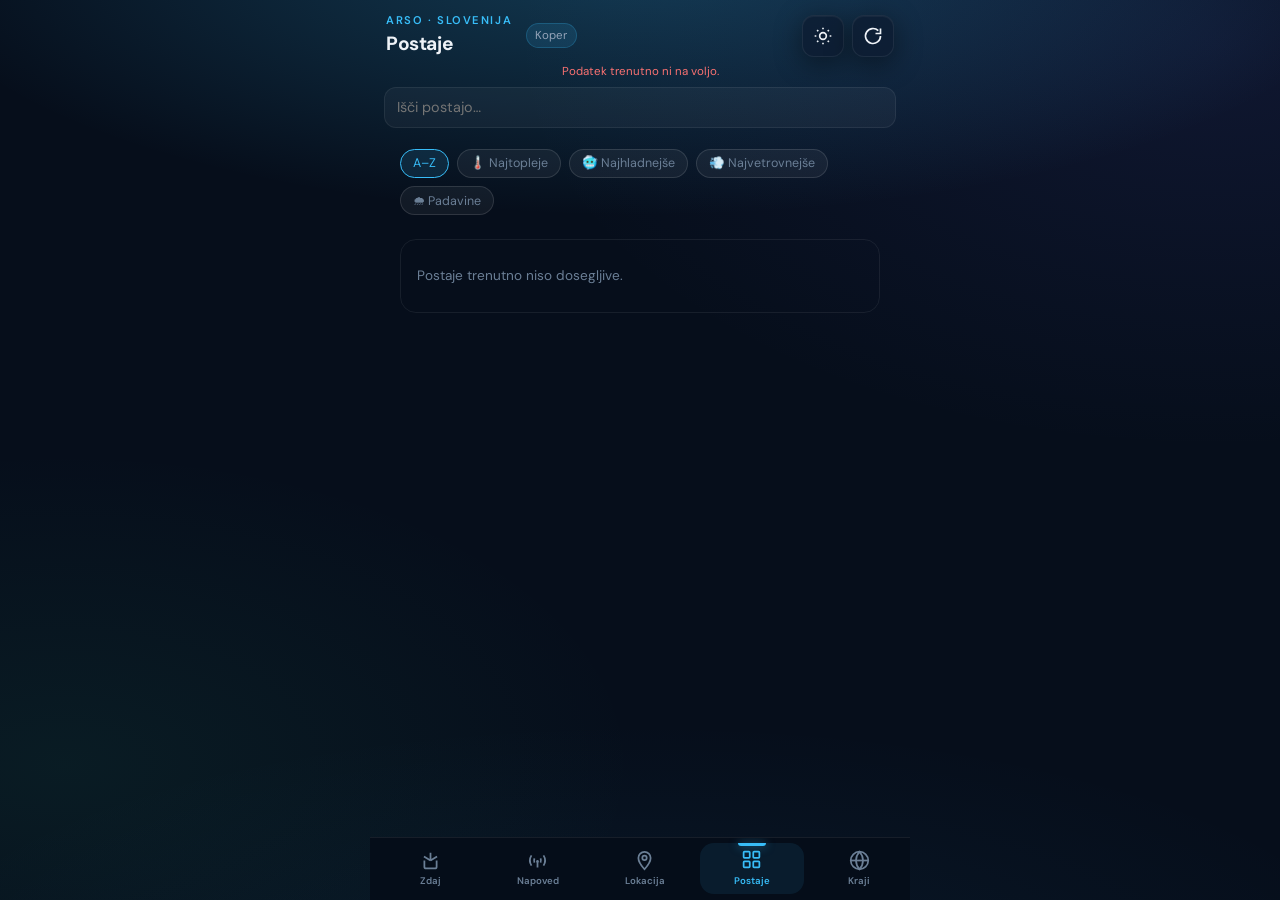
<file: postaje.html>
<!DOCTYPE html>
<html lang="sl">
  <head>
    <meta charset="UTF-8" />
    <meta name="viewport" content="width=device-width, initial-scale=1, viewport-fit=cover" />
    <meta name="theme-color" content="#070f1a" />
    <meta name="description" content="Vse vremenske postaje v Sloveniji – ARSO" />
    <title>Postaje SLO – Vreme</title>
    <link rel="manifest" href="manifest.webmanifest" />
    <link rel="icon" href="icons/icon-192.png" type="image/png" />
    <link rel="apple-touch-icon" href="icons/icon-192.png" />
    <meta name="apple-mobile-web-app-capable" content="yes" />
    <meta name="apple-mobile-web-app-status-bar-style" content="black-translucent" />
    <meta name="apple-mobile-web-app-title" content="Vreme Koper" />
    <link rel="preconnect" href="https://fonts.googleapis.com" />
    <link rel="preconnect" href="https://fonts.gstatic.com" crossorigin />
    <link
      href="https://fonts.googleapis.com/css2?family=DM+Sans:ital,opsz,wght@0,9..40,400;0,9..40,500;0,9..40,600;0,9..40,700&display=swap"
      rel="stylesheet"
    />
    <link rel="stylesheet" href="css/styles.css" />
    <script>try{if(localStorage.getItem('vreme-contrast')==='high')document.documentElement.dataset.contrast='high'}catch(e){}</script>
  </head>
  <body>
    <div class="bg-gradient" aria-hidden="true"></div>

    <header class="header">
      <div class="header__brand">
        <p class="header__station">ARSO · Slovenija</p>
        <h1 class="header__title">Postaje</h1>
      </div>
      <div class="header__actions">
        <button type="button" class="btn btn--icon" data-contrast-toggle aria-pressed="false" title="Sončni kontrast" aria-label="Sončni kontrast">
          <svg width="20" height="20" viewBox="0 0 24 24" fill="none" stroke="currentColor" stroke-width="2" aria-hidden="true"><circle cx="12" cy="12" r="4"/><path d="M12 2v2M12 20v2M4.93 4.93l1.41 1.41M17.66 17.66l1.41 1.41M2 12h2M20 12h2M4.93 19.07l1.41-1.41M17.66 6.34l1.41-1.41"/></svg>
        </button>
        <button type="button" id="btn-reload" class="btn btn--icon" aria-label="Osveži">
          <svg width="20" height="20" viewBox="0 0 24 24" fill="none" stroke="currentColor" stroke-width="2" aria-hidden="true">
            <path d="M21 12a9 9 0 1 1-2.64-6.36"/><polyline points="21 3 21 9 15 9"/>
          </svg>
        </button>
      </div>
    </header>

    <p id="status" class="status" role="status">Nalagam…</p>

    <main class="main">
      <div class="stations-page-wrap">

        <div class="stations-toolbar">
          <label class="stations-search">
            <span class="sr-only">Išči postajo</span>
            <input id="stations-filter" type="search" class="stations-search__input" placeholder="Išči postajo…" autocomplete="off" />
          </label>
          <div class="stations-sort-bar" role="group" aria-label="Razvrsti postaje">
            <button type="button" class="sort-btn sort-btn--active" data-sort="name">A–Z</button>
            <button type="button" class="sort-btn" data-sort="temp-desc">🌡️ Najtopleje</button>
            <button type="button" class="sort-btn" data-sort="temp-asc">🥶 Najhladnejše</button>
            <button type="button" class="sort-btn" data-sort="wind-desc">💨 Najvetrovnejše</button>
            <button type="button" class="sort-btn" data-sort="rain-desc">🌧 Padavine</button>
          </div>
        </div>

        <!-- Seznam postaj -->
        <div id="stations-list" class="stations-page-list">
          <p class="forecast-loading">Nalagam postaje…</p>
        </div>

      </div>
    </main>

    <nav class="bottom-nav" aria-label="Glavna navigacija">
      <a href="./" class="bottom-nav__link">
        <svg class="bottom-nav__svg" viewBox="0 0 24 24" fill="none" stroke="currentColor" stroke-width="2" aria-hidden="true">
          <path d="M12 3v9m0 0 7.5-4.5M12 12 4.5 7.5M5 12v7a2 2 0 0 0 2 2h10a2 2 0 0 0 2-2v-7" />
        </svg>
        Zdaj
      </a>
      <a href="./forecast.html" class="bottom-nav__link">
        <svg class="bottom-nav__svg" viewBox="0 0 24 24" fill="none" stroke="currentColor" stroke-width="2" aria-hidden="true">
          <path d="M12 13v7"/><path d="M8.56 9.56a6 6 0 0 0 0 4.88M15.44 9.56a6 6 0 0 1 0 4.88"/><path d="M5.12 6.12a11 11 0 0 0 0 11.76M18.88 6.12a11 11 0 0 1 0 11.76"/><circle cx="12" cy="13" r="1.5" fill="currentColor" stroke="none"/>
        </svg>
        Napoved
      </a>
      <a href="./lokacija.html" class="bottom-nav__link">
        <svg class="bottom-nav__svg" viewBox="0 0 24 24" fill="none" stroke="currentColor" stroke-width="2" aria-hidden="true">
          <path d="M12 2a7 7 0 0 1 7 7c0 5-7 13-7 13S5 14 5 9a7 7 0 0 1 7-7z"/><circle cx="12" cy="9" r="2.5"/>
        </svg>
        Lokacija
      </a>
      <a href="./postaje.html" class="bottom-nav__link bottom-nav__link--active">
        <svg class="bottom-nav__svg" viewBox="0 0 24 24" fill="none" stroke="currentColor" stroke-width="2" aria-hidden="true">
          <rect x="3" y="3" width="7" height="7" rx="1"/><rect x="14" y="3" width="7" height="7" rx="1"/><rect x="3" y="14" width="7" height="7" rx="1"/><rect x="14" y="14" width="7" height="7" rx="1"/>
        </svg>
        Postaje
      </a>
      <a href="./sreca.html" class="bottom-nav__link">
        <svg class="bottom-nav__svg" viewBox="0 0 24 24" fill="none" stroke="currentColor" stroke-width="2" aria-hidden="true">
          <circle cx="12" cy="12" r="10"/><path d="M12 2a15.3 15.3 0 0 1 4 10 15.3 15.3 0 0 1-4 10 15.3 15.3 0 0 1-4-10 15.3 15.3 0 0 1 4-10z"/><path d="M2 12h20"/>
        </svg>
        Kraji
      </a>
    </nav>

    <script type="module" src="js/postaje-page.js"></script>
  </body>
</html>
</file>
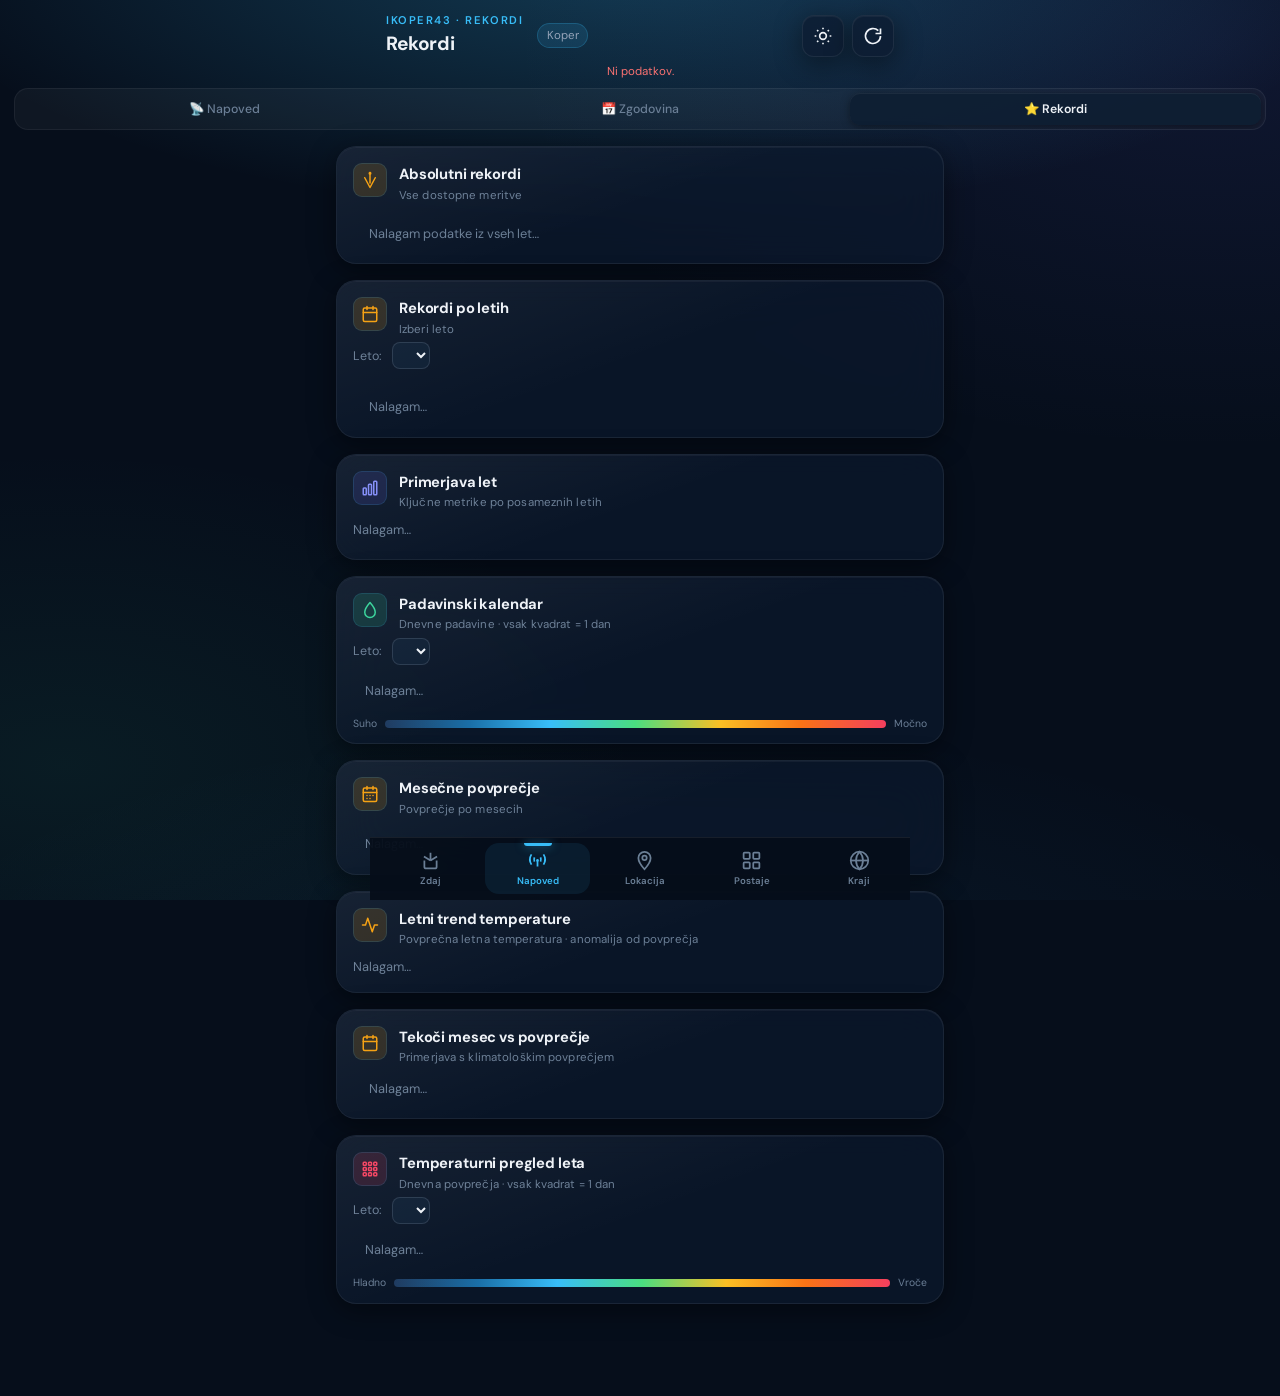
<file: records.html>
﻿<!DOCTYPE html>
<html lang="sl">
  <head>
    <meta charset="UTF-8" />
    <meta name="viewport" content="width=device-width, initial-scale=1, viewport-fit=cover" />
    <meta name="theme-color" content="#070f1a" />
    <meta name="description" content="Vremenski rekordi postaje IKOPER43 Koper" />
    <title>Rekordi – Vreme Koper</title>
    <link rel="manifest" href="manifest.webmanifest" />
    <link rel="icon" href="icons/icon-192.png" type="image/png" />
    <link rel="apple-touch-icon" href="icons/icon-192.png" />
    <link rel="preconnect" href="https://fonts.googleapis.com" />
    <link rel="preconnect" href="https://fonts.gstatic.com" crossorigin />
    <link
      href="https://fonts.googleapis.com/css2?family=DM+Sans:ital,opsz,wght@0,9..40,400;0,9..40,500;0,9..40,600;0,9..40,700&display=swap"
      rel="stylesheet"
    />
    <link rel="stylesheet" href="css/styles.css" />
    <script>try{if(localStorage.getItem('vreme-contrast')==='high')document.documentElement.dataset.contrast='high'}catch(e){}</script>
  </head>
  <body class="page-records">
    <div class="bg-gradient" aria-hidden="true"></div>

    <header class="header">
      <div class="header__brand">
        <p class="header__station">IKOPER43 · Rekordi</p>
        <h1 class="header__title">Rekordi</h1>
      </div>
      <div class="header__actions">
        <button type="button" class="btn btn--icon" data-contrast-toggle aria-pressed="false" title="Sončni kontrast" aria-label="Sončni kontrast">
          <svg width="20" height="20" viewBox="0 0 24 24" fill="none" stroke="currentColor" stroke-width="2" aria-hidden="true"><circle cx="12" cy="12" r="4"/><path d="M12 2v2M12 20v2M4.93 4.93l1.41 1.41M17.66 17.66l1.41 1.41M2 12h2M20 12h2M4.93 19.07l1.41-1.41M17.66 6.34l1.41-1.41"/></svg>
        </button>
        <button type="button" id="btn-reload" class="btn btn--icon" aria-label="Osveži">
          <svg width="20" height="20" viewBox="0 0 24 24" fill="none" stroke="currentColor" stroke-width="2" aria-hidden="true">
            <path d="M21 12a9 9 0 1 1-2.64-6.36" /><polyline points="21 3 21 9 15 9" />
          </svg>
        </button>
      </div>
    </header>

    <p id="status" class="status" role="status">Nalagam…</p>

    <nav class="sub-nav" aria-label="Postaja navigacija">
      <a href="./forecast.html" class="sub-nav__link">📡 Napoved</a>
      <a href="./history.html" class="sub-nav__link">📅 Zgodovina</a>
      <a href="./records.html" class="sub-nav__link sub-nav__link--active">⭐ Rekordi</a>
    </nav>

    <main class="main main--records">

      <!-- Absolutni rekordi postaje -->
      <section class="card" aria-label="Absolutni rekordi postaje">
        <div class="card__head">
          <span class="card__icon card__icon--warm" aria-hidden="true">
            <svg width="18" height="18" viewBox="0 0 24 24" fill="none" stroke="currentColor" stroke-width="2" stroke-linecap="round" stroke-linejoin="round"><path d="M12 2v14"/><path d="M5 9l7 13 7-13"/><circle cx="12" cy="3" r="1"/></svg>
          </span>
          <div>
            <h2 class="card__title">Absolutni rekordi</h2>
            <p class="card__desc" id="records-range">Vse dostopne meritve</p>
          </div>
        </div>
        <div id="all-time-records" class="records-grid">
          <p class="forecast-loading">Nalagam podatke iz vseh let…</p>
        </div>
      </section>

      <!-- Rekordi po letih -->
      <section class="card" aria-label="Rekordi po letih">
        <div class="card__head">
          <span class="card__icon card__icon--warm" aria-hidden="true">
            <svg width="18" height="18" viewBox="0 0 24 24" fill="none" stroke="currentColor" stroke-width="2" stroke-linecap="round" stroke-linejoin="round"><rect x="3" y="4" width="18" height="18" rx="2"/><path d="M16 2v4M8 2v4M3 10h18"/></svg>
          </span>
          <div>
            <h2 class="card__title">Rekordi po letih</h2>
            <p class="card__desc" id="year-records-desc">Izberi leto</p>
          </div>
        </div>
        <div class="heatmap-controls">
          <label class="heatmap-year-label" for="year-records-select">Leto:</label>
          <select id="year-records-select" class="filter-select filter-select--sm"></select>
        </div>
        <div id="year-records-grid" class="records-grid">
          <p class="forecast-loading">Nalagam…</p>
        </div>
      </section>

      <!-- Primerjava let -->
      <section class="card" aria-label="Primerjava let">
        <div class="card__head">
          <span class="card__icon" style="background:rgba(99,102,241,0.15);color:#818cf8" aria-hidden="true">
            <svg width="18" height="18" viewBox="0 0 24 24" fill="none" stroke="currentColor" stroke-width="2" stroke-linecap="round" stroke-linejoin="round"><rect x="3" y="12" width="4" height="9" rx="1"/><rect x="10" y="7" width="4" height="14" rx="1"/><rect x="17" y="3" width="4" height="18" rx="1"/></svg>
          </span>
          <div>
            <h2 class="card__title">Primerjava let</h2>
            <p class="card__desc">Ključne metrike po posameznih letih</p>
          </div>
        </div>
        <div id="year-compare" class="year-compare-wrap">
          <p class="forecast-loading">Nalagam…</p>
        </div>
      </section>

      <!-- Padavinski kalendar -->
      <section class="card heatmap-card" aria-label="Padavinski kalendar">
        <div class="card__head">
          <span class="card__icon card__icon--rain" aria-hidden="true">
            <svg width="18" height="18" viewBox="0 0 24 24" fill="none" stroke="currentColor" stroke-width="2" stroke-linecap="round" stroke-linejoin="round"><path d="M12 2c0 0-7 8-7 13a7 7 0 0 0 14 0c0-5-7-13-7-13z"/></svg>
          </span>
          <div>
            <h2 class="card__title">Padavinski kalendar</h2>
            <p class="card__desc">Dnevne padavine · vsak kvadrat = 1 dan</p>
          </div>
        </div>
        <div class="heatmap-controls">
          <label class="heatmap-year-label" for="rain-cal-year">Leto:</label>
          <select id="rain-cal-year" class="filter-select filter-select--sm"></select>
        </div>
        <div id="rain-cal-wrap" class="heatmap-wrap">
          <p class="forecast-loading">Nalagam…</p>
        </div>
        <div class="heatmap-legend">
          <span class="heatmap-legend__label">Suho</span>
          <div class="heatmap-legend__scale heatmap-legend__scale--rain"></div>
          <span class="heatmap-legend__label">Močno</span>
        </div>
      </section>

      <!-- Mesečna klimatologija -->
      <section class="card" aria-label="Mesečna klimatologija">
        <div class="card__head">
          <span class="card__icon" style="background:rgba(245,158,11,0.15);color:#f59e0b" aria-hidden="true">
            <svg width="18" height="18" viewBox="0 0 24 24" fill="none" stroke="currentColor" stroke-width="2" stroke-linecap="round" stroke-linejoin="round"><rect x="3" y="4" width="18" height="18" rx="2"/><path d="M16 2v4M8 2v4M3 10h18"/><path d="M8 14h.01M12 14h.01M16 14h.01M8 18h.01M12 18h.01"/></svg>
          </span>
          <div>
            <h2 class="card__title">Mesečne povprečje</h2>
            <p class="card__desc">Povprečje po mesecih</p>
          </div>
        </div>
        <div id="monthly-climate" class="monthly-climate">
          <p class="forecast-loading">Nalagam…</p>
        </div>
      </section>

      <!-- Letni trend + klimatska anomalija -->
      <section class="card" aria-label="Letni temperaturni trend">
        <div class="card__head">
          <span class="card__icon card__icon--warm" aria-hidden="true">
            <svg width="18" height="18" viewBox="0 0 24 24" fill="none" stroke="currentColor" stroke-width="2" stroke-linecap="round" stroke-linejoin="round"><polyline points="22 12 18 12 15 21 9 3 6 12 2 12"/></svg>
          </span>
          <div>
            <h2 class="card__title">Letni trend temperature</h2>
            <p class="card__desc">Povprečna letna temperatura · anomalija od povprečja</p>
          </div>
        </div>
        <div id="trend-wrap" class="trend-wrap">
          <p class="forecast-loading">Nalagam…</p>
        </div>
      </section>

      <!-- Mesec vs povprečje -->
      <section class="card" aria-label="Tekoči mesec vs povprečje">
        <div class="card__head">
          <span class="card__icon" style="background:rgba(245,158,11,0.15);color:#f59e0b" aria-hidden="true">
            <svg width="18" height="18" viewBox="0 0 24 24" fill="none" stroke="currentColor" stroke-width="2" stroke-linecap="round" stroke-linejoin="round"><rect x="3" y="4" width="18" height="18" rx="2"/><path d="M16 2v4M8 2v4M3 10h18"/></svg>
          </span>
          <div>
            <h2 class="card__title">Tekoči mesec vs povprečje</h2>
            <p class="card__desc" id="month-vs-avg-desc">Primerjava s klimatološkim povprečjem</p>
          </div>
        </div>
        <div id="month-vs-avg" class="month-vs-wrap">
          <p class="forecast-loading">Nalagam…</p>
        </div>
      </section>

      <!-- Temperaturni heatmap -->
      <section class="card heatmap-card" aria-label="Letni temperaturni pregled">
        <div class="card__head">
          <span class="card__icon" style="background:rgba(244,63,94,0.15);color:#f43f5e" aria-hidden="true">
            <svg width="18" height="18" viewBox="0 0 24 24" fill="none" stroke="currentColor" stroke-width="2" stroke-linecap="round" stroke-linejoin="round"><rect x="3" y="3" width="4" height="4" rx="1"/><rect x="10" y="3" width="4" height="4" rx="1"/><rect x="17" y="3" width="4" height="4" rx="1"/><rect x="3" y="10" width="4" height="4" rx="1"/><rect x="10" y="10" width="4" height="4" rx="1"/><rect x="17" y="10" width="4" height="4" rx="1"/><rect x="3" y="17" width="4" height="4" rx="1"/><rect x="10" y="17" width="4" height="4" rx="1"/><rect x="17" y="17" width="4" height="4" rx="1"/></svg>
          </span>
          <div>
            <h2 class="card__title">Temperaturni pregled leta</h2>
            <p class="card__desc">Dnevna povprečja · vsak kvadrat = 1 dan</p>
          </div>
        </div>
        <div class="heatmap-controls">
          <label class="heatmap-year-label" for="heatmap-year">Leto:</label>
          <select id="heatmap-year" class="filter-select filter-select--sm"></select>
        </div>
        <div id="heatmap-wrap" class="heatmap-wrap">
          <p class="forecast-loading">Nalagam…</p>
        </div>
        <div class="heatmap-legend">
          <span class="heatmap-legend__label">Hladno</span>
          <div class="heatmap-legend__scale"></div>
          <span class="heatmap-legend__label">Vroče</span>
        </div>
      </section>

    </main>

        <nav class="bottom-nav" aria-label="Glavna navigacija">
      <a href="./" class="bottom-nav__link">
        <svg class="bottom-nav__svg" viewBox="0 0 24 24" fill="none" stroke="currentColor" stroke-width="2" aria-hidden="true">
          <path d="M12 3v9m0 0 7.5-4.5M12 12 4.5 7.5M5 12v7a2 2 0 0 0 2 2h10a2 2 0 0 0 2-2v-7" />
        </svg>
        Zdaj
      </a>
      <a href="./forecast.html" class="bottom-nav__link bottom-nav__link--active">
        <svg class="bottom-nav__svg" viewBox="0 0 24 24" fill="none" stroke="currentColor" stroke-width="2" aria-hidden="true">
          <path d="M12 13v7"/><path d="M8.56 9.56a6 6 0 0 0 0 4.88M15.44 9.56a6 6 0 0 1 0 4.88"/><path d="M5.12 6.12a11 11 0 0 0 0 11.76M18.88 6.12a11 11 0 0 1 0 11.76"/><circle cx="12" cy="13" r="1.5" fill="currentColor" stroke="none"/>
        </svg>
        Napoved
      </a>
      <a href="./lokacija.html" class="bottom-nav__link">
        <svg class="bottom-nav__svg" viewBox="0 0 24 24" fill="none" stroke="currentColor" stroke-width="2" aria-hidden="true">
          <path d="M12 2a7 7 0 0 1 7 7c0 5-7 13-7 13S5 14 5 9a7 7 0 0 1 7-7z"/><circle cx="12" cy="9" r="2.5"/>
        </svg>
        Lokacija
      </a>
      <a href="./postaje.html" class="bottom-nav__link">
        <svg class="bottom-nav__svg" viewBox="0 0 24 24" fill="none" stroke="currentColor" stroke-width="2" aria-hidden="true">
          <rect x="3" y="3" width="7" height="7" rx="1"/><rect x="14" y="3" width="7" height="7" rx="1"/><rect x="3" y="14" width="7" height="7" rx="1"/><rect x="14" y="14" width="7" height="7" rx="1"/>
        </svg>
        Postaje
      </a>
      <a href="./sreca.html" class="bottom-nav__link">
        <svg class="bottom-nav__svg" viewBox="0 0 24 24" fill="none" stroke="currentColor" stroke-width="2" aria-hidden="true">
          <circle cx="12" cy="12" r="10"/><path d="M12 2a15.3 15.3 0 0 1 4 10 15.3 15.3 0 0 1-4 10 15.3 15.3 0 0 1-4-10 15.3 15.3 0 0 1 4-10z"/><path d="M2 12h20"/>
        </svg>
        Kraji
      </a>
    </nav>

    <script src="vendor/chart.umd.min.js"></script>
    <script type="module" src="js/records.js"></script>
  </body>
</html>
</file>
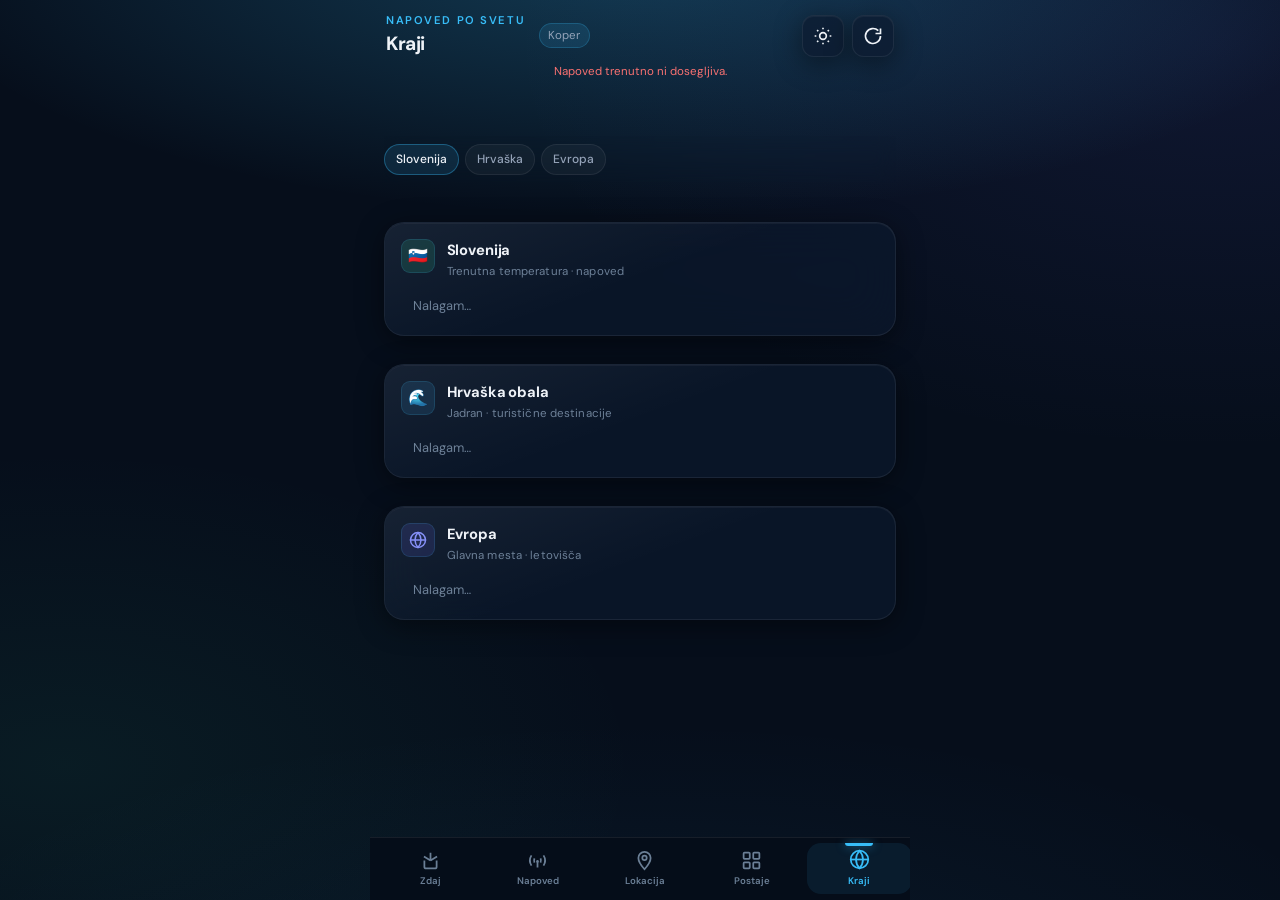
<file: sreca.html>
<!DOCTYPE html>
<html lang="sl">
  <head>
    <meta charset="UTF-8" />
    <meta name="viewport" content="width=device-width, initial-scale=1, viewport-fit=cover" />
    <meta name="theme-color" content="#070f1a" />
    <meta name="description" content="Napoved za kraje po svetu" />
    <title>Kraji – Vreme</title>
    <link rel="manifest" href="manifest.webmanifest" />
    <link rel="icon" href="icons/icon-192.png" type="image/png" />
    <link rel="apple-touch-icon" href="icons/icon-192.png" />
    <link rel="preconnect" href="https://fonts.googleapis.com" />
    <link rel="preconnect" href="https://fonts.gstatic.com" crossorigin />
    <link
      href="https://fonts.googleapis.com/css2?family=DM+Sans:ital,opsz,wght@0,9..40,400;0,9..40,500;0,9..40,600;0,9..40,700&display=swap"
      rel="stylesheet"
    />
    <link rel="stylesheet" href="css/styles.css" />
    <script>try{if(localStorage.getItem('vreme-contrast')==='high')document.documentElement.dataset.contrast='high'}catch(e){}</script>
  </head>
  <body class="page-kraji">
    <div class="bg-gradient" aria-hidden="true"></div>

    <header class="header">
      <div class="header__brand">
        <p class="header__station">Napoved po svetu</p>
        <h1 class="header__title">Kraji</h1>
      </div>
      <div class="header__actions">
        <button type="button" class="btn btn--icon" data-contrast-toggle aria-pressed="false" title="Sončni kontrast" aria-label="Sončni kontrast">
          <svg width="20" height="20" viewBox="0 0 24 24" fill="none" stroke="currentColor" stroke-width="2" aria-hidden="true"><circle cx="12" cy="12" r="4"/><path d="M12 2v2M12 20v2M4.93 4.93l1.41 1.41M17.66 17.66l1.41 1.41M2 12h2M20 12h2M4.93 19.07l1.41-1.41M17.66 6.34l1.41-1.41"/></svg>
        </button>
        <button type="button" id="btn-reload" class="btn btn--icon" aria-label="Osveži">
          <svg width="20" height="20" viewBox="0 0 24 24" fill="none" stroke="currentColor" stroke-width="2" aria-hidden="true">
            <path d="M21 12a9 9 0 1 1-2.64-6.36" /><polyline points="21 3 21 9 15 9" />
          </svg>
        </button>
      </div>
    </header>

    <p id="status" class="status" role="status">Nalagam…</p>

    <main class="main main--kraji">

      <div id="kraji-favs" class="kraji-favs loc-mine" hidden></div>

      <nav class="page-jump page-jump--inline" aria-label="Skoki po skupinah">
        <a class="page-jump__link" href="#group-slo">Slovenija</a>
        <a class="page-jump__link" href="#group-hrv">Hrvaška</a>
        <a class="page-jump__link" href="#group-eu">Evropa</a>
      </nav>

      <section class="card" id="group-slo" aria-label="Slovenija">
        <div class="card__head">
          <span class="card__icon" style="background:rgba(52,211,153,0.15);color:#34d399" aria-hidden="true">🇸🇮</span>
          <div>
            <h2 class="card__title">Slovenija</h2>
            <p class="card__desc">Trenutna temperatura · napoved</p>
          </div>
        </div>
        <div id="grid-slo" class="kraji-grid">
          <p class="forecast-loading">Nalagam…</p>
        </div>
      </section>

      <section class="card" id="group-hrv" aria-label="Hrvaška obala">
        <div class="card__head">
          <span class="card__icon" style="background:rgba(56,189,248,0.12);color:#38bdf8" aria-hidden="true">🌊</span>
          <div>
            <h2 class="card__title">Hrvaška obala</h2>
            <p class="card__desc">Jadran · turistične destinacije</p>
          </div>
        </div>
        <div id="grid-hrv" class="kraji-grid">
          <p class="forecast-loading">Nalagam…</p>
        </div>
      </section>

      <section class="card" id="group-eu" aria-label="Evropa">
        <div class="card__head">
          <span class="card__icon" style="background:rgba(99,102,241,0.15);color:#818cf8" aria-hidden="true">
            <svg width="18" height="18" viewBox="0 0 24 24" fill="none" stroke="currentColor" stroke-width="2" stroke-linecap="round" stroke-linejoin="round"><circle cx="12" cy="12" r="10"/><path d="M12 2a15.3 15.3 0 0 1 4 10 15.3 15.3 0 0 1-4 10 15.3 15.3 0 0 1-4-10 15.3 15.3 0 0 1 4-10z"/><path d="M2 12h20"/></svg>
          </span>
          <div>
            <h2 class="card__title">Evropa</h2>
            <p class="card__desc">Glavna mesta · letovišča</p>
          </div>
        </div>
        <div id="grid-eu" class="kraji-grid">
          <p class="forecast-loading">Nalagam…</p>
        </div>
      </section>

    </main>

    <nav class="bottom-nav" aria-label="Glavna navigacija">
      <a href="./" class="bottom-nav__link">
        <svg class="bottom-nav__svg" viewBox="0 0 24 24" fill="none" stroke="currentColor" stroke-width="2" aria-hidden="true">
          <path d="M12 3v9m0 0 7.5-4.5M12 12 4.5 7.5M5 12v7a2 2 0 0 0 2 2h10a2 2 0 0 0 2-2v-7" />
        </svg>
        Zdaj
      </a>
      <a href="./forecast.html" class="bottom-nav__link">
        <svg class="bottom-nav__svg" viewBox="0 0 24 24" fill="none" stroke="currentColor" stroke-width="2" aria-hidden="true">
          <path d="M12 13v7"/><path d="M8.56 9.56a6 6 0 0 0 0 4.88M15.44 9.56a6 6 0 0 1 0 4.88"/><path d="M5.12 6.12a11 11 0 0 0 0 11.76M18.88 6.12a11 11 0 0 1 0 11.76"/><circle cx="12" cy="13" r="1.5" fill="currentColor" stroke="none"/>
        </svg>
        Napoved
      </a>
      <a href="./lokacija.html" class="bottom-nav__link">
        <svg class="bottom-nav__svg" viewBox="0 0 24 24" fill="none" stroke="currentColor" stroke-width="2" aria-hidden="true">
          <path d="M12 2a7 7 0 0 1 7 7c0 5-7 13-7 13S5 14 5 9a7 7 0 0 1 7-7z"/><circle cx="12" cy="9" r="2.5"/>
        </svg>
        Lokacija
      </a>
      <a href="./postaje.html" class="bottom-nav__link">
        <svg class="bottom-nav__svg" viewBox="0 0 24 24" fill="none" stroke="currentColor" stroke-width="2" aria-hidden="true">
          <rect x="3" y="3" width="7" height="7" rx="1"/><rect x="14" y="3" width="7" height="7" rx="1"/><rect x="3" y="14" width="7" height="7" rx="1"/><rect x="14" y="14" width="7" height="7" rx="1"/>
        </svg>
        Postaje
      </a>
      <a href="./sreca.html" class="bottom-nav__link bottom-nav__link--active">
        <svg class="bottom-nav__svg" viewBox="0 0 24 24" fill="none" stroke="currentColor" stroke-width="2" aria-hidden="true">
          <circle cx="12" cy="12" r="10"/><path d="M12 2a15.3 15.3 0 0 1 4 10 15.3 15.3 0 0 1-4 10 15.3 15.3 0 0 1-4-10 15.3 15.3 0 0 1 4-10z"/><path d="M2 12h20"/>
        </svg>
        Kraji
      </a>
    </nav>

    <script type="module" src="js/sreca-page.js"></script>
  </body>
</html>
</file>
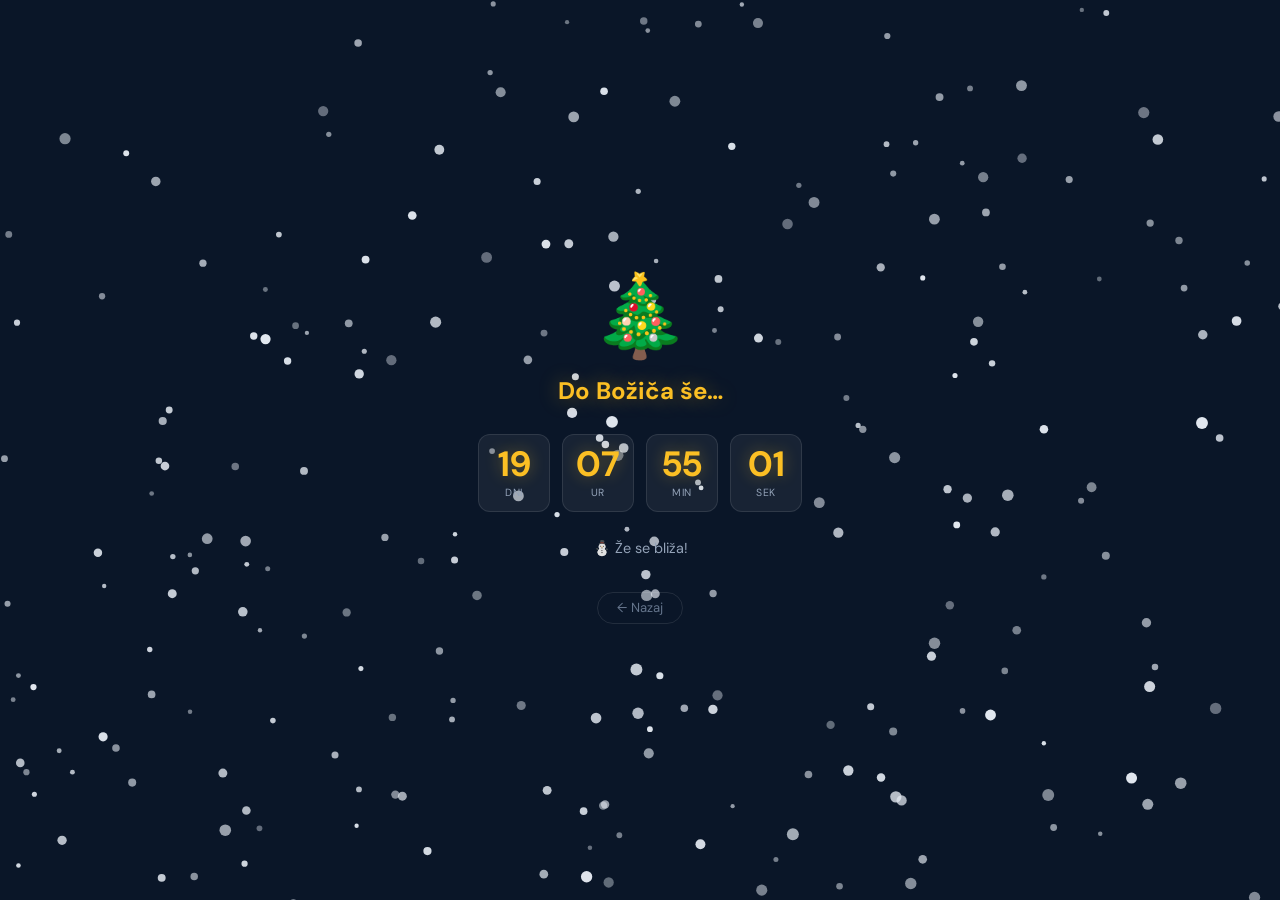
<file: xmas.html>
<!DOCTYPE html>
<html lang="sl">
<head>
  <meta charset="UTF-8" />
  <meta name="viewport" content="width=device-width, initial-scale=1, viewport-fit=cover" />
  <meta name="theme-color" content="#0a1628" />
  <title>🎄 Božič – Vreme Koper</title>
  <link rel="manifest" href="manifest.webmanifest" />
  <link rel="icon" href="icons/icon-192.png" type="image/png" />
  <link rel="preconnect" href="https://fonts.googleapis.com" />
  <link rel="preconnect" href="https://fonts.gstatic.com" crossorigin />
  <link href="https://fonts.googleapis.com/css2?family=DM+Sans:wght@400;700&display=swap" rel="stylesheet" />
  <style>
    *, *::before, *::after { box-sizing: border-box; margin: 0; padding: 0; }
    html, body { height: 100%; }
    body {
      background: #0a1628;
      color: #f1f5f9;
      font-family: 'DM Sans', sans-serif;
      display: flex;
      flex-direction: column;
      align-items: center;
      justify-content: center;
      min-height: 100dvh;
      overflow: hidden;
      position: relative;
    }
    canvas#snow {
      position: fixed;
      inset: 0;
      pointer-events: none;
      z-index: 0;
    }
    .xmas-wrap {
      position: relative;
      z-index: 1;
      text-align: center;
      padding: 2rem 1.5rem;
      display: flex;
      flex-direction: column;
      align-items: center;
      gap: 1.2rem;
    }
    .xmas-tree { font-size: 5rem; line-height: 1; }
    .xmas-title {
      font-size: 1.5rem;
      font-weight: 700;
      color: #fbbf24;
      text-shadow: 0 0 20px #fbbf2466;
    }
    .xmas-countdown {
      display: grid;
      grid-template-columns: repeat(4, 1fr);
      gap: 0.75rem;
      margin: 0.5rem 0;
    }
    .xmas-unit {
      background: rgba(255,255,255,0.06);
      border: 1px solid rgba(255,255,255,0.1);
      border-radius: 0.75rem;
      padding: 0.75rem 0.5rem;
      min-width: 72px;
    }
    .xmas-unit__num {
      font-size: 2.2rem;
      font-weight: 700;
      color: #fbbf24;
      line-height: 1;
      text-shadow: 0 0 16px #fbbf2455;
    }
    .xmas-unit__lbl {
      font-size: 0.65rem;
      color: #94a3b8;
      text-transform: uppercase;
      letter-spacing: 0.08em;
      margin-top: 0.25rem;
    }
    .xmas-msg { font-size: 0.9rem; color: #94a3b8; }
    .xmas-back {
      margin-top: 1rem;
      color: #64748b;
      font-size: 0.82rem;
      text-decoration: none;
      border: 1px solid rgba(255,255,255,0.1);
      border-radius: 2rem;
      padding: 0.4rem 1.2rem;
    }
    .xmas-back:hover { color: #94a3b8; }
    .xmas-done { font-size: 1.1rem; color: #34d399; }
    @keyframes sway { 0%,100%{transform:rotate(-2deg)} 50%{transform:rotate(2deg)} }
    .xmas-tree { animation: sway 4s ease-in-out infinite; display: inline-block; }
  </style>
</head>
<body>
  <canvas id="snow"></canvas>
  <div class="xmas-wrap">
    <span class="xmas-tree">🎄</span>
    <p class="xmas-title">Do Božiča še…</p>
    <div class="xmas-countdown">
      <div class="xmas-unit"><div class="xmas-unit__num" id="cd-days">—</div><div class="xmas-unit__lbl">dni</div></div>
      <div class="xmas-unit"><div class="xmas-unit__num" id="cd-hours">—</div><div class="xmas-unit__lbl">ur</div></div>
      <div class="xmas-unit"><div class="xmas-unit__num" id="cd-mins">—</div><div class="xmas-unit__lbl">min</div></div>
      <div class="xmas-unit"><div class="xmas-unit__num" id="cd-secs">—</div><div class="xmas-unit__lbl">sek</div></div>
    </div>
    <p class="xmas-msg" id="xmas-msg">🎁 Kmalu!</p>
    <a href="./" class="xmas-back">← Nazaj</a>
  </div>

  <script>
    // Countdown
    function pad(n) { return String(n).padStart(2, '0'); }
    function update() {
      const now = new Date();
      const year = now.getMonth() >= 11 && now.getDate() > 24 ? now.getFullYear() + 1 : now.getFullYear();
      const target = new Date(year, 11, 24, 0, 0, 0); // 24. december
      const diff = target - now;
      if (diff <= 0) {
        document.getElementById('cd-days').textContent  = '🎄';
        document.getElementById('cd-hours').textContent = '🎄';
        document.getElementById('cd-mins').textContent  = '🎄';
        document.getElementById('cd-secs').textContent  = '🎄';
        document.getElementById('xmas-msg').textContent = '🎉 Vesel Božič!';
        return;
      }
      const d = Math.floor(diff / 86400000);
      const h = Math.floor((diff % 86400000) / 3600000);
      const m = Math.floor((diff % 3600000) / 60000);
      const s = Math.floor((diff % 60000) / 1000);
      document.getElementById('cd-days').textContent  = d;
      document.getElementById('cd-hours').textContent = pad(h);
      document.getElementById('cd-mins').textContent  = pad(m);
      document.getElementById('cd-secs').textContent  = pad(s);

      // Sporočilo glede na bližino
      const msg = document.getElementById('xmas-msg');
      if (d > 60)       msg.textContent = '🎁 Še malo potrpljenja…';
      else if (d > 14)  msg.textContent = '⛄ Že se bliža!';
      else if (d > 7)   msg.textContent = '🔔 Samo še ' + d + ' dni!';
      else if (d > 1)   msg.textContent = '🌟 Samo ' + d + ' dni!';
      else if (d === 1) msg.textContent = '🎄 Jutri je Božič!';
      else              msg.textContent = '🎉 Danes je Božič!';
    }
    update();
    setInterval(update, 1000);

    // Sneg na canvasu
    const canvas = document.getElementById('snow');
    const ctx = canvas.getContext('2d');
    let flakes = [];

    function resize() {
      canvas.width  = window.innerWidth;
      canvas.height = window.innerHeight;
    }
    resize();
    window.addEventListener('resize', resize);

    function daysToXmas() {
      const now = new Date();
      const yr  = now.getMonth() >= 11 && now.getDate() > 24 ? now.getFullYear() + 1 : now.getFullYear();
      return Math.max(1, Math.ceil((new Date(yr, 11, 24) - now) / 86400000));
    }

    // Več snežink ko je bliže božič
    function snowCount() { return Math.round(80 + (365 - Math.min(365, daysToXmas())) * 0.5); }

    for (let i = 0; i < snowCount(); i++) {
      flakes.push({
        x: Math.random() * window.innerWidth,
        y: Math.random() * window.innerHeight,
        r: 2 + Math.random() * 4,
        speed: 0.4 + Math.random() * 1.2,
        drift: (Math.random() - 0.5) * 0.4,
        alpha: 0.4 + Math.random() * 0.6,
      });
    }

    function drawSnow() {
      ctx.clearRect(0, 0, canvas.width, canvas.height);
      for (const f of flakes) {
        ctx.save();
        ctx.globalAlpha = f.alpha;
        ctx.fillStyle = '#e2e8f0';
        ctx.beginPath();
        ctx.arc(f.x, f.y, f.r, 0, Math.PI * 2);
        ctx.fill();
        ctx.restore();
        f.y += f.speed;
        f.x += f.drift;
        if (f.y > canvas.height + 10) {
          f.y = -10;
          f.x = Math.random() * canvas.width;
        }
        if (f.x < -10) f.x = canvas.width + 10;
        if (f.x > canvas.width + 10) f.x = -10;
      }
      requestAnimationFrame(drawSnow);
    }
    drawSnow();
  </script>
</body>
</html>
</file>
<file: css/styles.css>
:root {
  --bg: #060e1b;
  --bg-elevated: #0d1e33;
  --card: rgba(12, 26, 46, 0.68);
  --card-hover: rgba(18, 36, 60, 0.88);
  --card-border: rgba(255, 255, 255, 0.07);
  --card-highlight: rgba(255, 255, 255, 0.045);
  --text: #eef2f7;
  --text-primary: #eef2f7;
  --text-secondary: #94a3b8;
  --muted: #6b7f96;
  --accent: #38bdf8;
  --accent-dim: rgba(56, 189, 248, 0.12);
  --warm: #f59e0b;
  --warm-glow: rgba(245, 158, 11, 0.22);
  --cold: #38bdf8;
  --hot: #f43f5e;
  --rain: #34d399;
  --success: #22c55e;
  --warning: #fbbf24;
  --danger: #f43f5e;
  --radius: 20px;
  --radius-sm: 12px;
  --radius-md: 16px;
  --space-1: 0.35rem;
  --space-2: 0.65rem;
  --space-3: 1rem;
  --shadow: 0 6px 28px rgba(0, 0, 0, 0.45), 0 1px 0 var(--card-highlight) inset;
  --safe-bottom: env(safe-area-inset-bottom, 0px);
}

/* Sončni / visok kontrast – berljivost na soncu */
html[data-contrast="high"] {
  --bg: #e8eef4;
  --bg-elevated: #ffffff;
  --card: #ffffff;
  --card-hover: #f8fafc;
  --card-border: rgba(15, 23, 42, 0.14);
  --card-highlight: rgba(15, 23, 42, 0.04);
  --text: #0f172a;
  --text-secondary: #1e293b;
  --muted: #334155;
  --accent: #0369a1;
  --accent-dim: rgba(3, 105, 161, 0.14);
  --warm: #b45309;
  --warm-glow: rgba(180, 83, 9, 0.18);
  --cold: #0369a1;
  --hot: #be123c;
  --rain: #047857;
  --shadow: 0 4px 18px rgba(15, 23, 42, 0.1), 0 1px 0 var(--card-highlight) inset;
}
html[data-contrast="high"] .bg-gradient {
  opacity: 0.25;
  filter: saturate(0.6);
}
html[data-contrast="high"] .bottom-nav {
  background: rgba(255, 255, 255, 0.92);
  border-top-color: rgba(15, 23, 42, 0.1);
}
html[data-contrast="high"] body {
  color-scheme: light;
}

*,
*::before,
*::after {
  box-sizing: border-box;
}

html {
  -webkit-tap-highlight-color: transparent;
}

body {
  margin: 0;
  min-height: 100dvh;
  font-family: 'DM Sans', system-ui, sans-serif;
  background: var(--bg);
  color: var(--text);
  line-height: 1.5;
  padding-bottom: calc(4.75rem + var(--safe-bottom));
  -webkit-font-smoothing: antialiased;
}

.bg-gradient {
  position: fixed;
  inset: 0;
  z-index: -1;
  background:
    radial-gradient(ellipse 100% 50% at 50% -5%, rgba(56, 189, 248, 0.26), transparent 58%),
    radial-gradient(ellipse 55% 45% at 95% 5%, rgba(99, 102, 241, 0.1), transparent),
    radial-gradient(ellipse 45% 35% at 5% 85%, rgba(52, 211, 153, 0.07), transparent),
    radial-gradient(ellipse 60% 30% at 50% 110%, rgba(56, 189, 248, 0.06), transparent),
    var(--bg);
}

/* —— Header —— */
.header {
  display: flex;
  align-items: center;
  justify-content: space-between;
  gap: 0.35rem;
  padding: 0.75rem 1rem 0.25rem;
  max-width: 540px;
  margin: 0 auto;
}
.header__brand {
  min-width: 0;
  flex: 0 1 auto;
}

.header__station {
  margin: 0;
  font-size: 0.7rem;
  font-weight: 600;
  letter-spacing: 0.14em;
  text-transform: uppercase;
  color: var(--accent);
}

.header__title {
  margin: 0.1rem 0 0;
  font-size: 1.2rem;
  font-weight: 700;
  letter-spacing: -0.02em;
}

.header__actions {
  display: flex;
  gap: 0.5rem;
  align-items: center;
}

.btn {
  border: none;
  cursor: pointer;
  font: inherit;
  border-radius: var(--radius-sm);
  transition: background 0.2s, transform 0.15s;
}

.btn:active {
  transform: scale(0.96);
}

.btn--ghost {
  padding: 0.5rem 0.85rem;
  background: var(--accent-dim);
  color: var(--accent);
  font-size: 0.78rem;
  font-weight: 600;
}

.btn--icon {
  width: 42px;
  height: 42px;
  display: grid;
  place-items: center;
  background: var(--card);
  border: 1px solid var(--card-border);
  color: var(--text);
  box-shadow: var(--shadow);
}

.hidden {
  display: none !important;
}

.status {
  text-align: center;
  font-size: 0.72rem;
  color: var(--muted);
  margin: 0 1rem 0.4rem;
  min-height: 1rem;
  max-width: 540px;
  margin-left: auto;
  margin-right: auto;
}

.status--error {
  color: #f87171;
}

/* —— Layout —— */
.main {
  max-width: 540px;
  margin: 0 auto;
  padding: 0 0.85rem 1.5rem;
  display: flex;
  flex-direction: column;
  gap: 1.75rem;
}

.card {
  background: var(--card);
  border: 1px solid var(--card-border);
  border-radius: var(--radius);
  box-shadow: var(--shadow);
  backdrop-filter: blur(24px);
  -webkit-backdrop-filter: blur(24px);
  position: relative;
  overflow: hidden;
}
.card::before {
  content: '';
  position: absolute;
  inset: 0;
  border-radius: inherit;
  background: linear-gradient(160deg, rgba(255,255,255,0.055) 0%, transparent 50%);
  pointer-events: none;
}

.card__head {
  display: flex;
  align-items: flex-start;
  gap: 0.75rem;
  padding: 1rem 1rem 0;
}

.card__icon {
  width: 34px;
  height: 34px;
  display: grid;
  place-items: center;
  border-radius: 9px;
  background: var(--accent-dim);
  color: var(--accent);
  flex-shrink: 0;
  border: 1px solid rgba(56,189,248,0.15);
}

.card__icon svg {
  display: block;
}

.card__icon--warm {
  background: rgba(245, 158, 11, 0.15);
  color: var(--warm);
}

.card__icon--rain {
  background: rgba(52, 211, 153, 0.15);
  color: var(--rain);
}

.card__title {
  margin: 0;
  font-size: 0.92rem;
  font-weight: 700;
  letter-spacing: -0.01em;
}

.card__desc {
  margin: 0.1rem 0 0;
  font-size: 0.72rem;
  color: var(--muted);
  letter-spacing: 0.01em;
}

/* —— Trenutno stanje (kompaktno) —— */
.now-panel {
  padding: 0.75rem 0.85rem 0.65rem;
}

.now-panel__top {
  display: flex;
  align-items: center;
  gap: 0.65rem;
}

.now-panel__icon {
  font-size: 2rem;
  line-height: 1;
  flex-shrink: 0;
}

.now-panel__main {
  flex: 1;
  min-width: 0;
}

.now-panel__temp {
  display: flex;
  align-items: flex-start;
  gap: 0.1rem;
  line-height: 1;
}

.now-panel__temp span:first-child {
  font-size: 2.75rem;
  font-weight: 700;
  letter-spacing: -0.03em;
  background: linear-gradient(180deg, #fde68a 0%, var(--warm) 100%);
  -webkit-background-clip: text;
  -webkit-text-fill-color: transparent;
  background-clip: text;
}

.now-panel__unit {
  font-size: 1rem;
  font-weight: 500;
  color: var(--muted);
  margin-top: 0.35rem;
  -webkit-text-fill-color: var(--muted);
}

/* Trend puščica */
.now-panel__trend {
  font-size: 1.4rem;
  font-weight: 700;
  margin-top: 0.2rem;
  margin-left: 0.1rem;
  -webkit-text-fill-color: initial;
  line-height: 1;
}
.trend--up   { color: #f43f5e; }
.trend--down { color: #38bdf8; }
.trend--flat { color: var(--muted); }

/* Občutek temperature */
.now-panel__feel {
  display: inline-block;
  font-size: 0.7rem;
  font-weight: 600;
  padding: 0.15em 0.5em;
  border-radius: 5px;
  margin: 0.25rem 0 0;
}
.feel--freeze   { background: rgba(56,189,248,0.2);  color: #7dd3fc; }
.feel--cold     { background: rgba(56,189,248,0.15); color: #38bdf8; }
.feel--cool     { background: rgba(99,179,237,0.12); color: #93c5fd; }
.feel--nice     { background: rgba(52,211,153,0.15); color: #34d399; }
.feel--warm     { background: rgba(245,158,11,0.15); color: #f59e0b; }
.feel--hot      { background: rgba(244,63,94,0.15);  color: #f43f5e; }
.feel--scorching{ background: rgba(244,63,94,0.25);  color: #fb7185; }

/* Zadnji dež – manjši tekst v metrics celici */
.now-stat__sub {
  display: block;
  font-size: 0.6rem;
  font-weight: 400;
  color: var(--muted);
  margin-top: 0.1rem;
  line-height: 1.2;
}

.now-panel__time {
  margin: 0.2rem 0 0;
  font-size: 0.75rem;
  color: var(--muted);
}

.now-panel__extremes {
  display: flex;
  flex-direction: column;
  gap: 0.3rem;
  flex-shrink: 0;
}

.now-ext {
  font-size: 1rem;
  font-weight: 700;
  padding: 0.2rem 0.45rem;
  border-radius: 6px;
  background: rgba(0, 0, 0, 0.25);
  text-align: center;
  white-space: nowrap;
}

.now-ext--cold {
  color: var(--cold);
}

.now-ext--hot {
  color: var(--hot);
}

.now-panel__wind {
  display: flex;
  align-items: center;
  gap: 0.65rem;
  margin-top: 0.55rem;
  padding-top: 0.55rem;
  border-top: 1px solid var(--card-border);
}

.now-panel__wind-txt {
  display: flex;
  align-items: baseline;
  gap: 0.5rem;
  flex: 1;
}

.now-panel__wind-dir {
  font-weight: 700;
  font-size: 0.95rem;
  color: var(--accent);
}

.now-panel__wind-spd {
  font-size: 0.85rem;
  color: var(--muted);
}

.now-panel__grid {
  display: grid;
  grid-template-columns: repeat(3, 1fr);
  gap: 0.35rem;
  margin-top: 0.55rem;
}

.now-stat {
  background: rgba(0, 0, 0, 0.2);
  border-radius: 8px;
  padding: 0.35rem 0.4rem;
  text-align: center;
}

.now-stat__lbl {
  display: block;
  font-size: 0.6rem;
  text-transform: uppercase;
  letter-spacing: 0.04em;
  color: var(--muted);
  line-height: 1.2;
}

.now-stat__val {
  display: block;
  font-size: 0.8rem;
  font-weight: 600;
  margin-top: 0.1rem;
  font-variant-numeric: tabular-nums;
}

/* —— Wind compass —— */
.wind-compass__ring {
  position: relative;
  width: 96px;
  height: 96px;
  border-radius: 50%;
  border: 2px solid var(--card-border);
  background: rgba(0, 0, 0, 0.2);
}

.wind-compass--sm .wind-compass__ring {
  width: 44px;
  height: 44px;
  border-width: 1px;
}

.wind-compass__needle {
  position: absolute;
  inset: 14px;
  transform-origin: center center;
  transition: transform 0.45s cubic-bezier(0.34, 1.2, 0.64, 1);
}

.wind-compass--sm .wind-compass__needle {
  inset: 6px;
}

.wind-compass__needle::after {
  content: '';
  position: absolute;
  left: 50%;
  top: 2px;
  margin-left: -6px;
  border-left: 6px solid transparent;
  border-right: 6px solid transparent;
  border-bottom: 28px solid var(--accent);
  filter: drop-shadow(0 2px 4px rgba(56, 189, 248, 0.45));
}

.wind-compass--sm .wind-compass__needle::after {
  margin-left: -4px;
  border-left-width: 4px;
  border-right-width: 4px;
  border-bottom-width: 14px;
  top: 1px;
}

/* —— Charts —— */
.chart-card {
  padding-bottom: 0.85rem;
}

/* —— Alarmi —— */
#alerts-container {
  max-width: 540px;
  margin: 0 auto;
  padding: 0 0.85rem;
  display: flex;
  flex-direction: column;
  gap: 0.4rem;
}

.alert-banner {
  display: flex;
  align-items: flex-start;
  gap: 0.6rem;
  padding: 0.65rem 0.85rem;
  border-radius: var(--radius-sm);
  border-left: 3px solid currentColor;
  font-size: 0.82rem;
}

.alert-banner__icon { font-size: 1rem; flex-shrink: 0; line-height: 1.4; }
.alert-banner__body { display: flex; flex-direction: column; gap: 0.1rem; }
.alert-banner__body strong { font-weight: 700; }

.alert--yellow  { background: rgba(234,179,8,0.12);   color: #fcd34d; }
.alert--orange  { background: rgba(249,115,22,0.12);  color: #fb923c; }
.alert--red     { background: rgba(244,63,94,0.15);   color: #f43f5e; }
.alert--violet  { background: rgba(167,139,250,0.15); color: #a78bfa; }

.alert-fallback-link {
  display: inline-block;
  padding: 0.35rem 0.8rem;
  font-size: 0.78rem;
  color: var(--muted);
  text-decoration: none;
  border: 1px solid var(--card-border);
  border-radius: var(--radius-sm);
  transition: color 0.15s, border-color 0.15s;
}
.alert-fallback-link:hover { color: var(--text); border-color: rgba(255,255,255,0.2); }

.alert-banner-wrap {
  display: flex;
  flex-direction: column;
  gap: 0.4rem;
  max-width: 540px;
  margin: 0 auto 0.5rem;
  padding: 0 0.85rem;
  box-sizing: border-box;
  width: 100%;
}
.alert--green { background: rgba(52,211,153,0.12); color: #6ee7b7; }
.alert--ok { background: rgba(52,211,153,0.1); color: #86efac; }
.alert--ok a { color: #6ee7b7; text-decoration: underline; }

/* Hitri pregled */
.glance {
  display: grid;
  grid-template-columns: repeat(4, 1fr);
  gap: 0.4rem;
  max-width: 540px;
  width: 100%;
  margin: 0 auto 0.65rem;
  padding: 0 0.85rem;
  box-sizing: border-box;
}
.glance__chip {
  display: flex;
  flex-direction: column;
  gap: 0.1rem;
  min-width: 0;
  padding: 0.45rem 0.4rem;
  background: rgba(255,255,255,0.05);
  border: 1px solid var(--card-border);
  border-radius: var(--radius-sm);
  text-align: center;
  align-items: center;
}
.glance__chip--accent { border-color: rgba(56,189,248,0.35); }
.glance__k { font-size: 0.62rem; color: var(--muted); text-transform: uppercase; letter-spacing: 0.03em; }
.glance__v { font-size: 0.88rem; font-weight: 600; line-height: 1.2; word-break: break-word; }

/* Burja / jugo */
.bora-content { padding: 0.25rem 1rem 1rem; }
.bora-hero {
  display: grid;
  grid-template-columns: auto 1fr;
  gap: 0.75rem 0.85rem;
  align-items: center;
}
.bora-hero__emoji { font-size: 2rem; line-height: 1; }
.bora-hero__body { display: flex; flex-direction: column; gap: 0.15rem; }
.bora-hero__title { font-weight: 700; font-size: 1.05rem; }
.bora-hero__meta { font-size: 0.82rem; color: var(--muted); }
.bora-hero__tip { font-size: 0.78rem; color: var(--muted); }
.bora-meter {
  grid-column: 1 / -1;
  display: flex;
  gap: 0.3rem;
}
.bora-meter__seg {
  flex: 1;
  height: 6px;
  border-radius: 3px;
  background: rgba(255,255,255,0.08);
}
.bora-meter__seg.is-on { background: #38bdf8; }
.bora--calm .bora-meter__seg.is-on { background: #94a3b8; }
.bora--mod .bora-meter__seg.is-on { background: #38bdf8; }
.bora--strong .bora-meter__seg.is-on { background: #fbbf24; }
.bora--severe .bora-meter__seg.is-on { background: #fb923c; }
.bora--extreme .bora-meter__seg.is-on { background: #f43f5e; }

/* Postaja vs napoved */
.skill-content { padding: 0.25rem 1rem 0.85rem; }
.skill-obs {
  display: flex;
  flex-wrap: wrap;
  gap: 0.35rem 0.65rem;
  align-items: baseline;
  font-size: 0.85rem;
  margin-bottom: 0.65rem;
  color: var(--muted);
}
.skill-obs strong { color: var(--text); }
.skill-obs__rain { margin-left: auto; }
.skill-head, .skill-row {
  display: grid;
  grid-template-columns: 3.4rem 1fr 1.4fr 1fr 1.4fr;
  gap: 0.25rem;
  align-items: center;
  font-size: 0.8rem;
}
.skill-head {
  color: var(--muted);
  font-size: 0.65rem;
  text-transform: uppercase;
  letter-spacing: 0.03em;
  margin-bottom: 0.25rem;
}
.skill-row {
  padding: 0.4rem 0;
  border-bottom: 1px solid var(--card-border);
}
.skill-row:last-of-type { border-bottom: none; }
.skill-row__model { font-weight: 600; }
.skill-row__val { text-align: center; }
.skill-row__delta { text-align: center; color: var(--muted); }
.skill-row__delta.is-off { color: #fb923c; font-weight: 600; }

/* Snežna meja */
.freeze-hero {
  display: flex;
  gap: 0.85rem;
  align-items: center;
  padding: 0.25rem 1rem 0.75rem;
}
.freeze-hero__val {
  font-size: 1.6rem;
  font-weight: 700;
  color: #7dd3fc;
  min-width: 4.5rem;
}
.freeze-hero__body { display: flex; flex-direction: column; gap: 0.15rem; }
.freeze-hero__lbl { font-weight: 600; }
.freeze-hero__meta, .freeze-hero__risk { font-size: 0.78rem; color: var(--muted); }
.freeze-days {
  display: flex;
  gap: 0.4rem;
  overflow-x: auto;
  padding: 0 1rem 0.85rem;
  scrollbar-width: none;
}
.freeze-days::-webkit-scrollbar { display: none; }
.freeze-day {
  min-width: 3.6rem;
  display: flex;
  flex-direction: column;
  align-items: center;
  gap: 0.2rem;
  padding: 0.45rem 0.35rem;
  background: rgba(255,255,255,0.04);
  border: 1px solid var(--card-border);
  border-radius: var(--radius-sm);
}
.freeze-day__lbl { font-size: 0.65rem; color: var(--muted); }
.freeze-day__val { font-size: 0.82rem; font-weight: 600; }

.snow-content { padding: 0.75rem 1rem 1rem; }
.snow-hero {
  display: flex;
  align-items: center;
  gap: 0.85rem;
  margin-bottom: 0.85rem;
}
.snow-hero__emoji { font-size: 2.2rem; line-height: 1; flex-shrink: 0; }
.snow-hero__body { display: flex; flex-direction: column; gap: 0.15rem; }
.snow-hero__title { font-weight: 700; font-size: 0.95rem; }
.snow-hero__meta { font-size: 0.75rem; color: var(--muted); }
.snow-days {
  display: flex;
  gap: 0.45rem;
  overflow-x: auto;
  padding-bottom: 0.25rem;
  scrollbar-width: none;
  margin-bottom: 0.65rem;
}
.snow-days::-webkit-scrollbar { display: none; }
.snow-day {
  flex: 0 0 auto;
  min-width: 4.4rem;
  display: flex;
  flex-direction: column;
  align-items: center;
  gap: 0.15rem;
  padding: 0.45rem 0.35rem;
  background: rgba(255,255,255,0.04);
  border-radius: 8px;
  border: 1px solid transparent;
}
.snow-day--snow {
  border-color: rgba(125, 211, 252, 0.45);
  background: rgba(125, 211, 252, 0.08);
}
.snow-day--mix {
  border-color: rgba(148, 163, 184, 0.4);
  background: rgba(148, 163, 184, 0.08);
}
.snow-day__lbl { font-size: 0.65rem; color: var(--muted); }
.snow-day__icon { font-size: 1.1rem; line-height: 1; }
.snow-day__snow { font-size: 0.85rem; font-weight: 700; color: #7dd3fc; }
.snow-day__t { font-size: 0.68rem; color: var(--muted); }
.snow-day__fl { font-size: 0.62rem; color: rgba(125, 211, 252, 0.75); }
.snow-hours-head {
  font-size: 0.72rem;
  color: var(--muted);
  text-transform: uppercase;
  letter-spacing: 0.04em;
  margin-bottom: 0.4rem;
}
.snow-hours {
  display: flex;
  gap: 0.4rem;
  overflow-x: auto;
  scrollbar-width: none;
  margin-bottom: 0.5rem;
}
.snow-hours::-webkit-scrollbar { display: none; }
.snow-hour {
  flex: 0 0 auto;
  min-width: 3.4rem;
  text-align: center;
  padding: 0.35rem 0.3rem;
  background: rgba(125, 211, 252, 0.08);
  border-radius: 6px;
}
.snow-hour__t { display: block; font-size: 0.65rem; color: var(--muted); }
.snow-hour__v { display: block; font-size: 0.8rem; font-weight: 700; color: #bae6fd; }
.snow-hour__temp { display: block; font-size: 0.65rem; color: var(--muted); }
.snow-map-note { padding: 0 1rem 0.85rem; margin: 0; }
html[data-contrast="high"] .snow-day__snow { color: #0369a1; }
html[data-contrast="high"] .snow-hour__v { color: #0369a1; }

/* —— 7-dnevna napoved —— */
.forecast-card { padding-bottom: 1rem; }

.forecast-scroll {
  display: flex;
  overflow-x: auto;
  gap: 0.4rem;
  padding: 0.5rem 1rem 0.25rem;
  -webkit-overflow-scrolling: touch;
  scrollbar-width: none;
}
.forecast-scroll::-webkit-scrollbar { display: none; }

.forecast-loading {
  color: var(--muted);
  font-size: 0.8rem;
  padding: 0.5rem 1rem;
  margin: 0;
}

.forecast-day {
  display: flex;
  flex-direction: column;
  align-items: center;
  gap: 0.3rem;
  min-width: 60px;
  padding: 0.6rem 0.4rem;
  border-radius: var(--radius-sm);
  background: rgba(0,0,0,0.2);
  border: 1px solid var(--card-border);
  flex-shrink: 0;
}

.forecast-day__lbl {
  font-size: 0.68rem;
  font-weight: 600;
  color: var(--muted);
  text-transform: uppercase;
  letter-spacing: 0.04em;
}

.forecast-day__icon { font-size: 1.5rem; line-height: 1; }

.forecast-day__temps {
  display: flex;
  flex-direction: column;
  align-items: center;
  gap: 0.1rem;
  line-height: 1.2;
}

.forecast-day__max {
  font-size: 0.88rem;
  font-weight: 700;
  color: var(--hot);
}

.forecast-day__min {
  font-size: 0.75rem;
  font-weight: 500;
  color: var(--cold);
}

.forecast-day__rain {
  font-size: 0.65rem;
  color: var(--rain);
  font-weight: 600;
}

.forecast-day__rain--none { color: var(--muted); }

/* —— Primerjava modelov —— */
.models-compare {
  padding: 0.25rem 0.85rem 0.85rem;
  overflow-x: auto;
  -webkit-overflow-scrolling: touch;
}
.model-row {
  display: grid;
  grid-template-columns: 4.2rem repeat(3, minmax(4.5rem, 1fr));
  gap: 0.35rem;
  align-items: center;
  padding: 0.55rem 0;
  border-bottom: 1px solid var(--card-border);
}
.model-row:last-of-type { border-bottom: none; }
.model-row--head {
  padding-bottom: 0.4rem;
  border-bottom: 1px solid rgba(255,255,255,0.12);
}
.model-row--head .model-row__col,
.model-row--head .model-row__day {
  font-size: 0.68rem;
  font-weight: 600;
  letter-spacing: 0.03em;
  text-transform: uppercase;
  color: var(--muted);
}
.model-row__day {
  font-size: 0.78rem;
  color: var(--muted);
}
.model-row__col {
  display: flex;
  flex-direction: column;
  align-items: center;
  gap: 0.12rem;
  text-align: center;
  min-height: 2.6rem;
  justify-content: center;
}
.model-row__col--empty { color: var(--muted); font-size: 0.85rem; }
.model-cell__icon { font-size: 1.15rem; line-height: 1; }
.model-cell__temps {
  font-size: 0.82rem;
  display: flex;
  gap: 0.25rem;
  align-items: baseline;
}
.model-cell__temps span { color: var(--muted); font-weight: 400; }
.model-cell__rain {
  font-size: 0.65rem;
  color: var(--rain);
}

/* —— Radar —— */
.radar-card { padding-bottom: 0.85rem; }

/* —— Temperatura morja —— */
.sea-card { padding-bottom: 1rem; }

.sea-content { padding: 0.75rem 1rem 0; }

.sea-current {
  display: flex;
  align-items: baseline;
  gap: 0.5rem;
  margin-bottom: 0.85rem;
}

.sea-current__val {
  font-size: 2rem;
  font-weight: 700;
  color: #38bdf8;
  letter-spacing: -0.02em;
}

.sea-current__lbl {
  font-size: 0.75rem;
  color: var(--muted);
}

.sea-week {
  display: flex;
  gap: 0.4rem;
  overflow-x: auto;
  scrollbar-width: none;
  padding-bottom: 0.25rem;
}
.sea-week::-webkit-scrollbar { display: none; }

.sea-day {
  display: flex;
  flex-direction: column;
  align-items: center;
  gap: 0.2rem;
  min-width: 52px;
  padding: 0.45rem 0.3rem;
  border-radius: var(--radius-sm);
  background: rgba(56,189,248,0.07);
  border: 1px solid rgba(56,189,248,0.15);
  flex-shrink: 0;
}

.sea-day__lbl {
  font-size: 0.62rem;
  font-weight: 600;
  color: var(--muted);
  text-transform: uppercase;
  letter-spacing: 0.04em;
}

.sea-day__val {
  font-size: 0.85rem;
  font-weight: 700;
  color: #38bdf8;
}

/* —— Radar zemljevid —— */
.radar-map-wrap {
  padding: 0.5rem 0.75rem 0.75rem;
  display: flex;
  flex-direction: column;
  gap: 0.5rem;
}

.radar-map {
  width: 100%;
  height: 300px;
  border-radius: 10px;
  overflow: hidden;
  background: #0f1c2e;
  z-index: 0;
}

.radar-controls {
  display: flex;
  align-items: center;
  gap: 0.65rem;
}

.radar-btn {
  width: 34px;
  height: 34px;
  border-radius: 50%;
  border: none;
  background: var(--accent-dim);
  color: var(--accent);
  cursor: pointer;
  display: grid;
  place-items: center;
  flex-shrink: 0;
  transition: background 0.15s;
}

.radar-btn:active { transform: scale(0.94); }

.radar-timeline {
  flex: 1;
  height: 4px;
  background: rgba(148,163,184,0.15);
  border-radius: 2px;
  overflow: hidden;
}

.radar-timeline__bar {
  height: 100%;
  width: 0%;
  background: var(--accent);
  border-radius: 2px;
  transition: width 0.3s;
}

.radar-time {
  font-size: 0.72rem;
  font-weight: 600;
  color: var(--muted);
  font-variant-numeric: tabular-nums;
  min-width: 2.5rem;
  text-align: right;
}

.radar-time--forecast { color: var(--rain); }

.radar-updated {
  margin: 0;
  font-size: 0.65rem;
  color: var(--muted);
  text-align: right;
}

/* ARSO radar GIF */
.windy-wrap {
  padding: 0 0 0.75rem;
  border-radius: 0 0 1rem 1rem;
  overflow: hidden;
}

.windy-wrap iframe {
  width: 100%;
  height: 380px;
  border: none;
  display: block;
}

.radar-wrap {
  padding: 0.5rem 0.75rem 0.75rem;
  display: flex;
  flex-direction: column;
  gap: 0.5rem;
}

.radar-img {
  width: 100%;
  max-width: 100%;
  height: auto;
  display: block;
  border-radius: 10px;
  overflow: hidden;
  background: #0f1c2e;
}

/* —— Vremenski alarmi —— */
.notif-ask-btn {
  display: block;
  width: calc(100% - 2rem);
  margin: 0.5rem 1rem;
  padding: 0.6rem 1rem;
  background: rgba(251,191,36,0.12);
  border: 1px solid rgba(251,191,36,0.3);
  border-radius: 10px;
  color: #fbbf24;
  font-size: 0.82rem;
  font-family: 'DM Sans', sans-serif;
  cursor: pointer;
  text-align: left;
  transition: background 0.2s;
}
.notif-ask-btn:hover { background: rgba(251,191,36,0.2); }

.warn-list { padding: 0.5rem 0.75rem 0.75rem; display: flex; flex-direction: column; gap: 0.5rem; }

.warn-none {
  padding: 0.6rem 0.25rem;
  font-size: 0.85rem;
  color: var(--muted);
  margin: 0;
}

.warn-row {
  display: flex;
  align-items: center;
  gap: 0.6rem;
  padding: 0.6rem 0.75rem;
  border-radius: 12px;
  background: rgba(255,255,255,0.04);
  position: relative;
  overflow: hidden;
}

.warn-row__bar {
  position: absolute;
  left: 0; top: 0; bottom: 0;
  width: 3px;
  border-radius: 0 2px 2px 0;
}

.warn-row__icon { font-size: 1.2rem; flex-shrink: 0; }

.warn-row__body {
  flex: 1;
  display: flex;
  flex-direction: column;
  gap: 0.1rem;
}

.warn-row__title { font-size: 0.85rem; font-weight: 600; }
.warn-row__desc  { font-size: 0.75rem; color: var(--muted); }

.warn-row__badge {
  font-size: 0.65rem;
  font-weight: 700;
  padding: 0.2rem 0.5rem;
  border-radius: 20px;
  white-space: nowrap;
}
.warn-row__badge--yellow { background: rgba(251,191,36,0.18); color: #fbbf24; }
.warn-row__badge--orange { background: rgba(249,115,22,0.18); color: #f97316; }
.warn-row__badge--red    { background: rgba(244,63,94,0.18);  color: #f43f5e; }

/* —— Aktivnosti —— */
.act-list { padding: 0.5rem 0.75rem 0.75rem; display: flex; flex-direction: column; gap: 0.55rem; }

.act-row {
  display: flex;
  align-items: center;
  gap: 0.65rem;
}

.act-row__icon { font-size: 1.3rem; width: 1.8rem; text-align: center; flex-shrink: 0; }

.act-row__body { flex: 1; }

.act-row__top {
  display: flex;
  justify-content: space-between;
  align-items: baseline;
  margin-bottom: 0.25rem;
}

.act-row__name  { font-size: 0.82rem; font-weight: 600; }
.act-row__score { font-size: 0.75rem; font-weight: 700; }

.act-bar {
  height: 5px;
  border-radius: 3px;
  background: rgba(255,255,255,0.08);
  overflow: hidden;
}

.act-bar__fill {
  height: 100%;
  border-radius: 3px;
  transition: width 0.6s ease;
}

/* —— Kraji grid —— */
.main--kraji { padding-top: 0.5rem; }

.kraji-grid {
  display: grid;
  grid-template-columns: repeat(2, 1fr);
  gap: 0.5rem;
  padding: 0.5rem 0.75rem 0.75rem;
}

.kraj-tile {
  background: rgba(255,255,255,0.04);
  border: 1px solid rgba(255,255,255,0.07);
  border-radius: 14px;
  padding: 0.65rem 0.7rem;
  display: flex;
  flex-direction: column;
  gap: 0.2rem;
}

.kraj-tile__top {
  display: flex;
  align-items: center;
  gap: 0.35rem;
  margin-bottom: 0.15rem;
}

.kraj-tile__emoji { font-size: 1rem; line-height: 1; }
.kraj-tile__name  { flex: 1; font-size: 0.75rem; font-weight: 600; white-space: nowrap; overflow: hidden; text-overflow: ellipsis; }
.kraj-tile__icon  { font-size: 1.1rem; }

.kraj-tile__temp {
  font-size: 1.6rem;
  font-weight: 700;
  letter-spacing: -0.03em;
  line-height: 1;
}

.kraj-tile__range {
  font-size: 0.68rem;
  color: var(--muted);
  display: flex;
  gap: 0.3rem;
  align-items: center;
  flex-wrap: wrap;
}

.kraj-rain { color: #38bdf8; }

/* —— Valovi (Windy) —— */
.waves-scroll { padding: 0.25rem 0.75rem 0.75rem; }

.waves-list { display: flex; flex-direction: column; }

.waves-day-sep {
  font-size: 0.7rem;
  font-weight: 700;
  letter-spacing: 0.06em;
  text-transform: uppercase;
  color: var(--muted);
  padding: 0.6rem 0 0.2rem;
}

.waves-row {
  display: grid;
  grid-template-columns: 3rem 3.5rem 3rem 1fr;
  align-items: center;
  gap: 0.5rem;
  padding: 0.35rem 0;
  border-bottom: 1px solid rgba(255,255,255,0.04);
  font-size: 0.82rem;
}
.waves-row:last-child { border-bottom: none; }

.waves-row__time { color: var(--muted); font-size: 0.75rem; }
.waves-row__h    { font-weight: 700; font-size: 0.9rem; }
.waves-row__dir  { color: var(--text-secondary); font-size: 0.78rem; }
.waves-row__per  { color: var(--muted); font-size: 0.75rem; text-align: right; }

/* —— Satelitska slika —— */
.satellite-controls {
  display: flex;
  gap: 0.4rem;
  padding: 0 0.75rem 0.5rem;
}
.sat-btn {
  padding: 0.25rem 0.7rem;
  border: 1px solid rgba(255,255,255,0.15);
  border-radius: 20px;
  background: transparent;
  color: var(--text-secondary);
  font-size: 0.75rem;
  cursor: pointer;
  transition: all 0.15s;
}
.sat-btn--active,
.sat-btn:hover {
  background: rgba(129,140,248,0.18);
  border-color: #818cf8;
  color: #c7d2fe;
}
.satellite-wrap {
  padding: 0 0.75rem 0.75rem;
  display: flex;
  flex-direction: column;
  gap: 0.5rem;
}
.satellite-img {
  width: 100%;
  height: auto;
  display: block;
  border-radius: 10px;
  background: #0f1c2e;
  min-height: 120px;
}

/* —— Urna napoved —— */
.forecast-hourly-wrap { padding: 0 0 0.5rem; }

.hourly-scroll {
  display: flex;
  flex-direction: column;
  max-height: 380px;
  overflow-y: auto;
  scrollbar-width: thin;
  scrollbar-color: var(--card-border) transparent;
}

.hourly-day-sep {
  padding: 0.5rem 1rem 0.25rem;
  font-size: 0.68rem;
  font-weight: 700;
  color: var(--accent);
  text-transform: uppercase;
  letter-spacing: 0.06em;
  background: rgba(56,189,248,0.05);
  border-top: 1px solid var(--card-border);
}

.hourly-item {
  display: grid;
  grid-template-columns: 3rem 1.6rem 2.5rem 3rem 2rem 1fr;
  align-items: center;
  gap: 0.5rem;
  padding: 0.45rem 1rem;
  border-bottom: 1px solid rgba(148,163,184,0.05);
  font-variant-numeric: tabular-nums;
}

.hourly-item:last-child { border-bottom: none; }

.hourly-item__time {
  font-size: 0.78rem;
  color: var(--muted);
}

.hourly-item__icon { font-size: 1.1rem; text-align: center; }

.hourly-item__temp {
  font-size: 0.88rem;
  font-weight: 600;
}

.hourly-item__rain {
  font-size: 0.78rem;
  color: var(--rain);
  font-weight: 600;
}

.hourly-item__rain--none { color: var(--muted); }

.hourly-item__unit {
  font-size: 0.6rem;
  font-weight: 400;
  margin-left: 0.1em;
}

.hourly-item__prob {
  font-size: 0.72rem;
  color: var(--muted);
}

.hourly-item__wind {
  font-size: 0.72rem;
  color: var(--muted);
  display: flex;
  align-items: center;
  gap: 0.2rem;
  white-space: nowrap;
}
.wind-arrow { color: #38bdf8; flex-shrink: 0; }
.hourly-item__gust { color: #f97316; }

.forecast-day__prob {
  font-size: 0.6rem;
  color: var(--muted);
  font-weight: 400;
}

/* Hero card – prvi graf na glavni strani */
.chart-card--hero {
  border-top-color: rgba(56, 189, 248, 0.3);
  position: relative;
  overflow: hidden;
}

.chart-card--hero::before {
  content: '';
  position: absolute;
  top: 0; left: 8%; right: 8%;
  height: 1px;
  background: linear-gradient(90deg, transparent, rgba(56, 189, 248, 0.6), transparent);
  pointer-events: none;
}

.chart-wrap {
  position: relative;
  height: 190px;
  padding: 0 0.5rem 0.25rem;
}

.chart-wrap--hero {
  height: 215px;
}

.chart-wrap--short {
  height: 160px;
}

.chart-wrap--wind {
  height: 200px;
}

.card--featured {
  border-color: rgba(74, 222, 128, 0.28);
  box-shadow: var(--shadow), 0 0 0 1px rgba(74, 222, 128, 0.1);
}
.card--featured .card__title {
  font-size: 1rem;
}
.agro-content {
  padding: 0.15rem 0 0.35rem;
}
.agro-type {
  margin: 0 0 12px;
  padding: 10px 12px;
  border-radius: 8px;
  background: rgba(255,255,255,0.03);
  display: flex;
  flex-direction: column;
  gap: 6px;
}
.agro-type__badge {
  display: inline-block;
  font-size: 0.78rem;
  font-weight: 600;
  padding: 2px 8px;
  border-radius: 20px;
  width: fit-content;
}
.agro-type__sign { font-size: 0.78rem; color: rgba(255,255,255,0.45); }
.agro-type__tip  { font-size: 0.82rem; color: rgba(255,255,255,0.7); line-height: 1.45; margin: 0; }
.agro-phase      { font-size: 0.8rem;  color: rgba(255,255,255,0.55); margin: 0; font-style: italic; }
.agro-wood           { font-size: 0.8rem; color: #a78bfa; margin: 0; }
.agro-wood--next     { color: rgba(255,255,255,0.45); }
.agro-wood--next strong { color: #a78bfa; }

.agro-sow        { padding-top: 4px; }
.agro-sow__head  { font-size: 0.75rem; color: rgba(255,255,255,0.4); margin-bottom: 8px; }
.agro-sow__grid  { display: flex; flex-direction: column; gap: 6px; }
.agro-sow__item  { display: flex; align-items: flex-start; gap: 10px; }
.agro-sow__icon  { font-size: 1.2rem; flex-shrink: 0; width: 1.5rem; text-align: center; }
.agro-sow__crop  { display: block; font-size: 0.82rem; font-weight: 600; color: rgba(255,255,255,0.8); }
.agro-sow__action{ display: block; font-size: 0.75rem; color: rgba(255,255,255,0.45); }

.month-summary { padding: 12px 16px; }
.ms-head { font-size: 0.8rem; color: rgba(255,255,255,0.45); margin-bottom: 10px; text-transform: capitalize; }
.ms-grid { display: grid; grid-template-columns: repeat(4,1fr); gap: 8px; }
.ms-item { display: flex; flex-direction: column; align-items: center; gap: 3px; }
.ms-lbl  { font-size: 0.7rem; color: rgba(255,255,255,0.4); }
.ms-val  { font-size: 1rem; font-weight: 600; color: rgba(255,255,255,0.85); }
.ms-val--cold { color: #7dd3fc; }
.ms-val--hot  { color: #fb923c; }
.ms-val--rain { color: #818cf8; }

.sunrise-days {
  display: flex;
  flex-direction: column;
  gap: 6px;
  padding: 4px 0;
}
.sun-day {
  display: grid;
  grid-template-columns: 2.8rem 1fr 1fr 2.8rem;
  align-items: center;
  gap: 4px;
  font-size: 0.8rem;
  padding: 5px 2px;
  border-bottom: 1px solid rgba(255,255,255,0.05);
}
.sun-day:last-child { border-bottom: none; }
.sun-day__lbl { color: rgba(255,255,255,0.5); font-size: 0.75rem; }
.sun-day__rise { color: #facc15; }
.sun-day__set  { color: #94a3b8; }
.sun-day__len  { color: rgba(255,255,255,0.4); font-size: 0.73rem; text-align: right; }

.chart-wrap--tall {
  height: 260px;
}

.chart-wrap--compact {
  height: 140px;
}

/* Empty state za padavinski graf */
.chart-wrap--has-empty {
  display: grid;
}

.chart-wrap--has-empty canvas,
.chart-wrap--has-empty .chart-empty {
  grid-area: 1 / 1;
}

.chart-empty {
  display: flex;
  align-items: center;
  justify-content: center;
  margin: 0;
  font-size: 0.8rem;
  color: var(--muted);
  pointer-events: none;
}

.charts-stack {
  display: flex;
  flex-direction: column;
  gap: 0.85rem;
}

/* —— Footer —— */
.footer {
  max-width: 540px;
  margin: 0 auto;
  padding: 0.25rem 1.25rem 0.5rem;
  text-align: center;
  font-size: 0.72rem;
  color: var(--muted);
}

.footer p {
  margin: 0.15rem 0;
}

.footer__meta {
  opacity: 0.7;
}

.footer__secret {
  color: inherit;
  text-decoration: none;
}
.footer__secret:hover {
  text-decoration: underline;
  opacity: 0.9;
}

.noscript-msg {
  padding: 1rem;
  color: #f87171;
  text-align: center;
}

body.is-loading .now-panel__temp span:first-child {
  opacity: 0.45;
}

/* —— Bottom nav —— */
.bottom-nav {
  position: fixed;
  bottom: 0;
  left: 0;
  right: 0;
  z-index: 50;
  display: flex;
  max-width: 540px;
  margin: 0 auto;
  padding: 0.35rem 0.5rem calc(0.35rem + var(--safe-bottom));
  gap: 0.15rem;
  background: rgba(6, 14, 25, 0.92);
  border-top: 1px solid rgba(255,255,255,0.07);
  backdrop-filter: blur(28px);
  -webkit-backdrop-filter: blur(28px);
  overflow-x: auto;
  scrollbar-width: none;
}
.bottom-nav::-webkit-scrollbar { display: none; }

.bottom-nav__link {
  flex: 1;
  display: flex;
  flex-direction: column;
  align-items: center;
  gap: 0.18rem;
  padding: 0.4rem 0.3rem;
  border-radius: 14px;
  text-decoration: none;
  color: var(--muted);
  font-weight: 600;
  transition: color 0.2s, background 0.2s;
  position: relative;
}

.bottom-nav__svg {
  width: 22px;
  height: 22px;
  transition: transform 0.2s;
}

.bottom-nav__link--active {
  color: var(--accent);
  background: rgba(56,189,248,0.09);
}

.bottom-nav__link--active .bottom-nav__svg {
  transform: translateY(-1px);
}

.bottom-nav__link--active::after {
  content: '';
  position: absolute;
  top: 0;
  left: 50%;
  transform: translateX(-50%);
  width: 28px;
  height: 3px;
  border-radius: 0 0 4px 4px;
  background: var(--accent);
  box-shadow: 0 0 10px rgba(56,189,248,0.6);
}

/* —— History / stats —— */
.filters {
  padding: 1rem;
  display: flex;
  flex-direction: column;
  gap: 0.85rem;
}

.filters__row {
  display: grid;
  grid-template-columns: 1fr 1fr;
  gap: 0.65rem;
}

.filter-field {
  display: flex;
  flex-direction: column;
  gap: 0.35rem;
  font-size: 0.68rem;
  color: var(--muted);
  text-transform: uppercase;
  letter-spacing: 0.06em;
  font-weight: 600;
}

.filter-field select {
  font: inherit;
  font-size: 0.92rem;
  text-transform: none;
  letter-spacing: normal;
  font-weight: 500;
  color: var(--text);
  background: rgba(0, 0, 0, 0.3);
  border: 1px solid var(--card-border);
  border-radius: var(--radius-sm);
  padding: 0.6rem 0.7rem;
  appearance: none;
  background-image: url("data:image/svg+xml,%3Csvg xmlns='http://www.w3.org/2000/svg' width='12' height='12' fill='%238b9cb3'%3E%3Cpath d='M6 8L1 3h10z'/%3E%3C/svg%3E");
  background-repeat: no-repeat;
  background-position: right 0.65rem center;
  padding-right: 2rem;
}

.view-toggle {
  display: flex;
  gap: 0.35rem;
  padding: 0.25rem;
  background: rgba(0, 0, 0, 0.25);
  border-radius: var(--radius-sm);
  border: 1px solid var(--card-border);
}

.view-toggle__btn {
  flex: 1;
  border: none;
  background: transparent;
  color: var(--muted);
  font: inherit;
  font-size: 0.85rem;
  font-weight: 600;
  padding: 0.5rem;
  border-radius: 8px;
  cursor: pointer;
  transition: background 0.15s, color 0.15s;
}

.view-toggle__btn--active {
  background: var(--accent-dim);
  color: var(--accent);
}

.summary-card {
  padding: 1rem 1rem 0.85rem;
}

.summary-strip__label {
  margin: 0 0 0.5rem;
  font-size: 1rem;
  font-weight: 700;
  color: var(--text);
  letter-spacing: -0.01em;
}

.stat-pills {
  display: grid;
  grid-template-columns: repeat(3, 1fr);
  gap: 0.5rem;
}

.stat-pill {
  background: var(--card);
  border: 1px solid var(--card-border);
  border-radius: var(--radius-sm);
  padding: 0.6rem 0.55rem;
  text-align: center;
  box-shadow: 0 4px 12px rgba(0, 0, 0, 0.2);
}

.stat-pill__lbl {
  display: block;
  font-size: 0.62rem;
  text-transform: uppercase;
  letter-spacing: 0.05em;
  color: var(--muted);
  margin-bottom: 0.2rem;
}

.stat-pill__val {
  font-size: 1rem;
  font-weight: 700;
}

.stat-pill--cold .stat-pill__val { color: var(--cold); }
.stat-pill--warm .stat-pill__val { color: var(--warm); }
.stat-pill--hot .stat-pill__val { color: var(--hot); }
.stat-pill--rain .stat-pill__val { color: var(--rain); }

.stat-pill__dt {
  display: block;
  font-size: 0.65rem;
  opacity: 0.65;
  margin-top: 0.15rem;
  line-height: 1.2;
}

/* Diff badge – primerjava z lanskim letom */
.diff-badge {
  display: inline-block;
  font-size: 0.65rem;
  font-weight: 600;
  padding: 0.05em 0.3em;
  border-radius: 4px;
  margin-left: 0.25em;
  vertical-align: middle;
}
.diff-badge--up   { background: rgba(244, 63, 94, 0.15); color: #f43f5e; }
.diff-badge--down { background: rgba(56, 189, 248, 0.18); color: #38bdf8; }

/* Napis primerjave nad piluli */
.summary-strip__cmp {
  font-size: 0.7rem;
  opacity: 0.55;
  margin: 0 0 0.5rem;
}

/* Rekordne oznake v tabeli */
.rec-badge {
  font-size: 0.7rem;
  vertical-align: middle;
  margin-left: 0.1em;
}

.table-card {
  padding-bottom: 0.75rem;
}

.table-scroll {
  overflow-x: auto;
  padding: 0 0.5rem;
  -webkit-overflow-scrolling: touch;
}

.data-table {
  width: 100%;
  border-collapse: collapse;
  font-size: 0.8rem;
}

.data-table th,
.data-table td {
  padding: 0.55rem 0.4rem;
  border-bottom: 1px solid var(--card-border);
}

.data-table th {
  color: var(--muted);
  font-weight: 600;
  font-size: 0.65rem;
  text-transform: uppercase;
  letter-spacing: 0.04em;
  text-align: right;
}

.data-table th:first-child,
.data-table td:first-child {
  text-align: left;
}

.data-table td {
  text-align: right;
  font-variant-numeric: tabular-nums;
}

.data-table tbody tr:hover {
  background: rgba(255, 255, 255, 0.03);
}

.data-table tbody tr:last-child td {
  border-bottom: none;
}

.data-table__empty {
  text-align: center !important;
  color: var(--muted);
  padding: 1.5rem !important;
}

.row-hot td:nth-child(3) {
  color: var(--hot);
  font-weight: 600;
}

.row-cold td:nth-child(2) {
  color: var(--cold);
  font-weight: 600;
}

body.is-loading .stat-pill {
  opacity: 0.55;
}

/* —— Posodobitev PWA —— */
.update-banner {
  position: fixed;
  top: 0;
  left: 0;
  right: 0;
  z-index: 300;
  display: flex;
  align-items: center;
  justify-content: center;
  gap: 0.75rem;
  padding: 0.55rem 1rem;
  padding-top: calc(0.55rem + env(safe-area-inset-top, 0px));
  background: rgba(56, 189, 248, 0.95);
  color: #0f172a;
  font-size: 0.82rem;
  font-weight: 600;
  box-shadow: 0 4px 20px rgba(0, 0, 0, 0.3);
}

.update-banner button {
  border: none;
  background: #0f172a;
  color: #f1f5f9;
  font: inherit;
  font-size: 0.78rem;
  font-weight: 700;
  padding: 0.35rem 0.75rem;
  border-radius: 8px;
  cursor: pointer;
}

/* —— Namestitev PWA —— */
.install-modal {
  position: fixed;
  inset: 0;
  z-index: 200;
  display: grid;
  place-items: end center;
  padding: 1rem;
  padding-bottom: calc(1rem + var(--safe-bottom));
}

.install-modal.hidden {
  display: none;
}

.install-modal__backdrop {
  position: absolute;
  inset: 0;
  background: rgba(0, 0, 0, 0.65);
}

.install-modal__panel {
  position: relative;
  width: 100%;
  max-width: 400px;
  background: var(--bg-elevated);
  border: 1px solid var(--card-border);
  border-radius: var(--radius);
  padding: 1.25rem 1rem 1rem;
  box-shadow: 0 -8px 40px rgba(0, 0, 0, 0.5);
}

.install-modal__close {
  position: absolute;
  top: 0.5rem;
  right: 0.65rem;
  border: none;
  background: transparent;
  color: var(--muted);
  font-size: 1.5rem;
  line-height: 1;
  cursor: pointer;
  padding: 0.25rem;
}

.install-modal__title {
  margin: 0 0 0.75rem;
  font-size: 1.05rem;
  padding-right: 1.5rem;
}

.install-steps {
  margin: 0;
  padding-left: 1.2rem;
  color: var(--muted);
  font-size: 0.9rem;
}

.install-steps li {
  margin-bottom: 0.55rem;
}

.install-steps strong {
  color: var(--text);
}

.install-icon {
  display: inline-block;
  padding: 0.1rem 0.35rem;
  border-radius: 4px;
  background: rgba(255, 255, 255, 0.1);
  font-size: 0.85rem;
}

/* ——————————————————————————————————————
   Zanimivost dneva
   —————————————————————————————————————— */

.day-fact {
  margin: 0 1rem 0.75rem;
  display: flex;
  gap: 0.65rem;
  align-items: flex-start;
  padding: 0.75rem 0.9rem;
  background: rgba(148, 163, 184, 0.05);
  border: 1px solid rgba(148, 163, 184, 0.1);
  border-left: 3px solid rgba(251, 191, 36, 0.5);
  border-radius: var(--radius-sm);
}

.day-fact__icon {
  font-size: 1.05rem;
  line-height: 1;
  flex-shrink: 0;
  margin-top: 0.05rem;
}

.day-fact__body {
  display: flex;
  flex-direction: column;
  gap: 0.35rem;
}

.day-fact__text {
  margin: 0;
  font-size: 0.78rem;
  color: var(--text);
  line-height: 1.5;
}

.day-fact__secondary {
  margin: 0;
  font-size: 0.73rem;
  color: var(--muted);
  line-height: 1.45;
  padding-top: 0.3rem;
  border-top: 1px solid rgba(148, 163, 184, 0.1);
}

/* ——————————————————————————————————————
   Strele (Blitzortung)
   —————————————————————————————————————— */

.lightning-card { padding-bottom: 0.85rem; }

/* Status dot */
.lightning-status { margin-left: auto; display: flex; align-items: center; }

.lightning-dot {
  width: 8px;
  height: 8px;
  border-radius: 50%;
  flex-shrink: 0;
}

.lightning-dot--on {
  background: #34d399;
  box-shadow: 0 0 6px rgba(52,211,153,0.7);
  animation: lightning-pulse 2s infinite;
}

.lightning-dot--off {
  background: rgba(148,163,184,0.4);
}

@keyframes lightning-pulse {
  0%, 100% { opacity: 1; }
  50%       { opacity: 0.4; }
}

/* Stats vrstica */
.lightning-stats {
  display: grid;
  grid-template-columns: repeat(4, 1fr);
  gap: 0.4rem;
  padding: 0.5rem 1rem;
  border-bottom: 1px solid rgba(148,163,184,0.08);
}

.lightning-stat {
  display: flex;
  flex-direction: column;
  align-items: center;
  gap: 0.1rem;
  padding: 0.4rem 0.2rem;
  border-radius: 8px;
  background: rgba(251,191,36,0.05);
}

.lightning-stat--near { background: rgba(56,189,248,0.06); }

.lightning-stat--danger {
  background: rgba(244,63,94,0.12);
  border: 1px solid rgba(244,63,94,0.3);
  animation: lightning-flash 1s ease-in-out 3;
}

@keyframes lightning-flash {
  0%, 100% { background: rgba(244,63,94,0.12); }
  50%      { background: rgba(244,63,94,0.25); }
}

.lightning-stat__val {
  font-size: 1.2rem;
  font-weight: 700;
  color: #fbbf24;
  font-variant-numeric: tabular-nums;
  line-height: 1;
}

.lightning-stat--near .lightning-stat__val { color: #38bdf8; }
.lightning-stat--danger .lightning-stat__val { color: var(--hot); }

.lightning-stat__lbl {
  font-size: 0.58rem;
  color: var(--muted);
  text-align: center;
  line-height: 1.2;
}

/* Legenda */
.lightning-legend {
  display: flex;
  gap: 0.75rem;
  padding: 0.4rem 1rem;
  font-size: 0.65rem;
}

.lightning-legend__item { display: flex; align-items: center; gap: 0.2rem; color: var(--muted); }
.lightning-legend__item--new  { color: #ffffff; }
.lightning-legend__item--15   { color: #fbbf24; }
.lightning-legend__item--30   { color: #f97316; }
.lightning-legend__item--old  { color: rgba(244,63,94,0.7); }

/* ——————————————————————————————————————
   Ta dan v preteklosti (glavna stran)
   —————————————————————————————————————— */

.day-history {
  margin: 0 1rem 0.75rem;
  background: var(--card);
  border: 1px solid var(--card-border);
  border-radius: var(--radius);
  backdrop-filter: blur(12px);
  overflow: hidden;
}

/* Anomalije */
.anomaly-content { padding: 0.25rem 1rem 0.85rem; }
.anom-grid {
  display: grid;
  grid-template-columns: repeat(3, 1fr);
  gap: 0.45rem;
}
.anom-item {
  display: flex;
  flex-direction: column;
  align-items: center;
  gap: 0.15rem;
  padding: 0.55rem 0.35rem;
  background: rgba(255,255,255,0.04);
  border: 1px solid var(--card-border);
  border-radius: var(--radius-sm);
  text-align: center;
  min-width: 0;
}
html[data-contrast="high"] .anom-item {
  background: rgba(15, 23, 42, 0.04);
}
.anom-item__lbl {
  font-size: 0.62rem;
  text-transform: uppercase;
  letter-spacing: 0.03em;
  color: var(--muted);
}
.anom-item__now { font-size: 1.05rem; font-weight: 700; }
.anom-item__clim { font-size: 0.68rem; color: var(--muted); }
.anom-item__delta {
  font-size: 0.85rem;
  font-weight: 700;
  margin-top: 0.15rem;
}
.anom--hot  { color: var(--hot); }
.anom--cold { color: var(--cold); }
.anom--flat { color: var(--muted); }

.dh-loading {
  padding: 0.75rem 1rem;
  font-size: 0.78rem;
  color: var(--muted);
}

.dh-header {
  display: flex;
  align-items: center;
  gap: 0.5rem;
  padding: 0.65rem 1rem 0.5rem;
  border-bottom: 1px solid rgba(148,163,184,0.08);
}

.dh-header__icon { font-size: 0.95rem; }

.dh-header__title {
  font-size: 0.78rem;
  font-weight: 600;
  color: var(--text);
}

.dh-header__date {
  font-size: 0.7rem;
  color: var(--muted);
  margin-left: auto;
}

.dh-history-note {
  margin: 0;
  padding: 0.55rem 1rem 0.35rem;
  font-size: 0.8rem;
  line-height: 1.45;
  color: rgba(255, 255, 255, 0.72);
  font-style: italic;
}
.dh-stats {
  display: flex;
  flex-wrap: wrap;
  gap: 0.35rem 0.75rem;
  padding: 0.35rem 1rem 0.55rem;
  font-size: 0.72rem;
  color: var(--muted);
}
.dh-stats strong { color: rgba(255, 255, 255, 0.88); font-weight: 650; }
.dh-stat--hot { color: #fb923c; }
.dh-stat--cold { color: #7dd3fc; }
html[data-contrast="high"] .dh-history-note { color: #333; }
html[data-contrast="high"] .dh-stats strong { color: #111; }

.folk-content { padding: 0.65rem 1rem 1rem; }
.folk-quote {
  margin: 0;
  padding: 0;
  border: none;
  font-size: 1.02rem;
  line-height: 1.5;
  font-style: italic;
  color: rgba(255, 255, 255, 0.92);
}
html[data-contrast="high"] .folk-quote { color: #1a1a1a; }

.othis-content { padding: 0.55rem 1rem 1rem; }
.othis-list {
  list-style: none;
  margin: 0;
  padding: 0;
  display: flex;
  flex-direction: column;
  gap: 0.7rem;
}
.othis-item {
  display: grid;
  grid-template-columns: 3.6rem 1fr;
  gap: 0.65rem;
  align-items: start;
}
.othis-item__year {
  font-size: 0.92rem;
  font-weight: 800;
  letter-spacing: -0.02em;
  color: #a78bfa;
  line-height: 1.3;
  padding-top: 0.1rem;
}
.othis-item__kind {
  display: inline-block;
  font-size: 0.65rem;
  text-transform: uppercase;
  letter-spacing: 0.04em;
  color: var(--muted);
  margin-bottom: 0.15rem;
}
.othis-item__text {
  margin: 0;
  font-size: 0.84rem;
  line-height: 1.4;
  color: rgba(255, 255, 255, 0.86);
}
.othis-item__text a {
  color: inherit;
  text-decoration: underline;
  text-decoration-color: rgba(167, 139, 250, 0.45);
  text-underline-offset: 2px;
}
.othis-item__text a:hover { color: #c4b5fd; }
.othis-item--death .othis-item__year { color: #f472b6; }
.othis-item--birth .othis-item__year { color: #34d399; }
html[data-contrast="high"] .othis-item__text { color: #1a1a1a; }
html[data-contrast="high"] .othis-item__year { color: #5b21b6; }

.dh-scroll {
  display: flex;
  gap: 0.5rem;
  overflow-x: auto;
  scrollbar-width: none;
  padding: 0.65rem 1rem 0.75rem;
  -webkit-overflow-scrolling: touch;
}
.dh-scroll::-webkit-scrollbar { display: none; }

.dh-card {
  display: flex;
  flex-direction: column;
  align-items: center;
  gap: 0.2rem;
  min-width: 68px;
  padding: 0.55rem 0.5rem;
  background: rgba(148,163,184,0.05);
  border: 1px solid rgba(148,163,184,0.1);
  border-radius: var(--radius-sm);
  flex-shrink: 0;
  text-align: center;
}

.dh-card__year {
  font-size: 0.65rem;
  font-weight: 700;
  color: var(--muted);
  text-transform: uppercase;
  letter-spacing: 0.06em;
}

.dh-card__temps {
  display: flex;
  flex-direction: column;
  align-items: center;
  gap: 0.1rem;
}

.dh-card__max {
  font-size: 0.9rem;
  font-weight: 700;
  color: #f97316;
  white-space: nowrap;
}

.dh-card__max--rec { color: var(--hot); }

.dh-card__min {
  font-size: 0.78rem;
  font-weight: 600;
  color: var(--cold);
  white-space: nowrap;
}

.dh-card__min--rec { color: #60a5fa; }

.dh-card__rain {
  font-size: 0.68rem;
  color: var(--rain);
  font-weight: 600;
  white-space: nowrap;
}

.dh-card__rain--rec { color: #34d399; }

.dh-card__rain--dry { color: var(--muted); }

.dh-card__wind {
  font-size: 0.62rem;
  color: var(--muted);
  white-space: nowrap;
}

/* ——————————————————————————————————————
   Sončni pas + lunina faza (glavna stran)
   —————————————————————————————————————— */

.sun-strip {
  margin: 0 1rem 0.75rem;
  display: flex;
  flex-direction: column;
  gap: 0.55rem;
}

/* 24h časovnica s sončnim lokom */
.sun-arc {
  display: flex;
  flex-direction: column;
  gap: 0.35rem;
}

.sun-arc__track {
  position: relative;
  height: 8px;
  background: rgba(148, 163, 184, 0.12);
  border-radius: 4px;
  overflow: visible;
}

/* Dnevni del (med vzhodom in zahodom) */
.sun-arc__day {
  position: absolute;
  top: 0;
  height: 100%;
  background: linear-gradient(90deg, rgba(251,191,36,0.25), rgba(251,191,36,0.55), rgba(251,191,36,0.25));
  border-radius: 4px;
}

/* Marker za trenutno pozicijo sonca / lune */
.sun-arc__marker {
  position: absolute;
  top: 50%;
  transform: translate(-50%, -50%);
  line-height: 1;
  font-size: 1rem;
  z-index: 1;
}

.sun-arc__dot {
  display: block;
  filter: drop-shadow(0 0 4px rgba(251,191,36,0.6));
}

.sun-arc__labels {
  display: flex;
  justify-content: space-between;
  align-items: center;
  font-size: 0.72rem;
  color: var(--muted);
}

.sun-arc__rise,
.sun-arc__set {
  display: flex;
  align-items: center;
  gap: 0.25rem;
  color: var(--warm);
  font-weight: 600;
}

.sun-arc__daylen {
  font-size: 0.68rem;
  color: var(--muted);
}

/* Lunina faza — kompaktna vrstica */
.moon-pill {
  display: flex;
  align-items: center;
  gap: 0.5rem;
  padding: 0.45rem 0.75rem;
  background: rgba(148, 163, 184, 0.06);
  border: 1px solid rgba(148, 163, 184, 0.1);
  border-radius: 10px;
  flex-wrap: wrap;
}

.moon-pill__icon { font-size: 1.1rem; line-height: 1; }

.moon-pill__name {
  font-size: 0.78rem;
  font-weight: 600;
  color: var(--text);
}

.moon-pill__illum {
  font-size: 0.72rem;
  color: var(--muted);
}

.moon-pill__next {
  font-size: 0.68rem;
  color: var(--muted);
  margin-left: auto;
}

/* Lunin vpliv na plimo */
.moon-tide {
  display: inline-flex;
  align-items: center;
  gap: 0.2rem;
  font-size: 0.65rem;
  font-weight: 600;
  padding: 0.1rem 0.45rem;
  border-radius: 6px;
}

.moon-tide--spring {
  background: rgba(56, 189, 248, 0.15);
  color: #38bdf8;
}

.moon-tide--neap {
  background: rgba(148, 163, 184, 0.12);
  color: var(--muted);
}

/* ——————————————————————————————————————
   Lunina faza v plimski sekciji (napoved)
   —————————————————————————————————————— */

.moon-forecast-pill {
  display: flex;
  align-items: center;
  gap: 0.65rem;
  padding: 0.6rem 1rem;
  margin: 0.5rem 0 0;
  background: rgba(148, 163, 184, 0.05);
  border-top: 1px solid rgba(148, 163, 184, 0.08);
  border-radius: 0 0 var(--radius-sm) var(--radius-sm);
}

.moon-forecast-pill__icon { font-size: 1.5rem; line-height: 1; }

.moon-forecast-pill__body {
  display: flex;
  flex-direction: column;
  gap: 0.2rem;
}

.moon-forecast-pill__name {
  font-size: 0.82rem;
  font-weight: 600;
  color: var(--text);
}

.moon-forecast-pill__next {
  font-size: 0.72rem;
  color: var(--muted);
  display: flex;
  align-items: center;
  gap: 0.4rem;
  flex-wrap: wrap;
}

/* ——————————————————————————————————————
   Kakovost zraka
   —————————————————————————————————————— */

.aq-content { padding: 0.75rem 1rem 0.5rem; }

.aq-hero {
  display: flex;
  align-items: center;
  gap: 1rem;
  margin-bottom: 0.85rem;
  padding: 0.75rem 1rem;
  border-radius: var(--radius-sm);
  background: rgba(52, 211, 153, 0.06);
  border: 1px solid rgba(52, 211, 153, 0.15);
}

.aq-aqi {
  display: flex;
  flex-direction: column;
  align-items: center;
  min-width: 52px;
}

.aq-aqi__val {
  font-size: 2rem;
  font-weight: 700;
  line-height: 1;
  letter-spacing: -0.02em;
}

.aq-aqi__lbl {
  font-size: 0.6rem;
  font-weight: 600;
  color: var(--muted);
  text-transform: uppercase;
  letter-spacing: 0.06em;
}

.aq-bar-wrap { flex: 1; display: flex; flex-direction: column; gap: 0.4rem; }

.aq-bar {
  position: relative;
  height: 6px;
  background: rgba(148,163,184,0.12);
  border-radius: 3px;
  overflow: hidden;
}

.aq-bar__fill {
  height: 100%;
  border-radius: 3px;
  transition: width 0.5s ease;
}

.aq-label {
  font-size: 0.78rem;
  font-weight: 600;
}

/* AQI color classes */
.aqi--good    .aq-aqi__val, .aqi--good    .aq-label { color: #34d399; }
.aqi--fair    .aq-aqi__val, .aqi--fair    .aq-label { color: #a3e635; }
.aqi--moderate .aq-aqi__val, .aqi--moderate .aq-label { color: #fbbf24; }
.aqi--poor    .aq-aqi__val, .aqi--poor    .aq-label { color: #f97316; }
.aqi--verypoor .aq-aqi__val, .aqi--verypoor .aq-label { color: #f43f5e; }
.aqi--hazardous .aq-aqi__val, .aqi--hazardous .aq-label { color: #a855f7; }

.aqi--good    .aq-bar__fill { background: #34d399; }
.aqi--fair    .aq-bar__fill { background: #a3e635; }
.aqi--moderate .aq-bar__fill { background: #fbbf24; }
.aqi--poor    .aq-bar__fill { background: #f97316; }
.aqi--verypoor .aq-bar__fill { background: #f43f5e; }
.aqi--hazardous .aq-bar__fill { background: #a855f7; }

.aq-pollutants {
  display: flex;
  flex-direction: column;
  gap: 0.45rem;
  margin-bottom: 0.5rem;
}

.aq-poll {
  display: grid;
  grid-template-columns: 52px 1fr auto;
  align-items: center;
  gap: 0.5rem;
}

.aq-poll__lbl {
  font-size: 0.72rem;
  color: var(--muted);
  font-weight: 600;
}

.aq-poll__bar {
  height: 4px;
  background: rgba(148,163,184,0.12);
  border-radius: 2px;
  overflow: hidden;
}

.aq-poll__fill {
  height: 100%;
  background: #34d399;
  border-radius: 2px;
}

.aq-poll__fill--over { background: #f97316; }

.aq-poll__val {
  font-size: 0.7rem;
  color: var(--muted);
  text-align: right;
  white-space: nowrap;
}

.aq-poll__val--over { color: #f97316; font-weight: 600; }

/* ——————————————————————————————————————
   Plima in oseka
   —————————————————————————————————————— */

.tide-content { padding: 0.75rem 1rem 0; }

.tide-chart-wrap {
  display: flex;
  align-items: stretch;
  gap: 0.4rem;
  margin-bottom: 0.75rem;
}

.tide-svg {
  flex: 1;
  height: 80px;
  border-radius: 8px;
  overflow: visible;
}

.tide-axis {
  display: flex;
  flex-direction: column;
  justify-content: space-between;
  font-size: 0.58rem;
  color: var(--muted);
  text-align: right;
  min-width: 2.8rem;
  padding: 2px 0;
}

.tide-extrema {
  display: flex;
  flex-direction: column;
  gap: 0.4rem;
  margin-bottom: 0.5rem;
}

.tide-event {
  display: flex;
  align-items: center;
  gap: 0.65rem;
  padding: 0.4rem 0.65rem;
  border-radius: 10px;
}

.tide-event--high { background: rgba(56,189,248,0.08); border: 1px solid rgba(56,189,248,0.18); }
.tide-event--low  { background: rgba(148,163,184,0.06); border: 1px solid rgba(148,163,184,0.1); }

.tide-event__icon { font-size: 1.1rem; line-height: 1; }

.tide-event__info {
  flex: 1;
  display: flex;
  flex-direction: column;
  gap: 0.1rem;
}

.tide-event__label {
  font-size: 0.75rem;
  font-weight: 600;
  color: var(--text);
}

.tide-event__time {
  font-size: 0.68rem;
  color: var(--muted);
}

.tide-event__level {
  font-size: 0.85rem;
  font-weight: 700;
  color: #38bdf8;
  font-variant-numeric: tabular-nums;
}

.tide-note {
  font-size: 0.62rem;
  color: rgba(148,163,184,0.55);
  margin: 0.25rem 0 0;
  line-height: 1.4;
}

/* ——————————————————————————————————————
   Rekordi in heatmap (records.html)
   —————————————————————————————————————— */

.main--records {
  display: flex;
  flex-direction: column;
  gap: 1rem;
  padding: 1rem;
  max-width: 640px;
  margin: 0 auto;
}

/* ——— Trend chart ——— */
.trend-wrap { padding: 0 0 0.5rem; }

.trend-anomaly {
  display: flex;
  align-items: flex-end;
  justify-content: center;
  gap: 4px;
  padding: 0.25rem 1rem 0.75rem;
  height: 70px;
}

.trend-anom-col {
  display: flex;
  flex-direction: column;
  align-items: center;
  justify-content: center;
  flex: 1;
  height: 60px;
  gap: 0;
}

.trend-anom-bar {
  width: 100%;
  border-radius: 3px 3px 0 0;
  opacity: 0.8;
  min-height: 2px;
}
.trend-anom-bar--neg { border-radius: 0 0 3px 3px; }

.trend-anom-spacer { flex: 1; }

.trend-anom-yr {
  font-size: 0.55rem;
  color: rgba(255,255,255,0.3);
  margin-top: 3px;
}

/* ——— Month vs avg ——— */
.month-vs-wrap { padding: 0.25rem 1rem 0.75rem; display: flex; flex-direction: column; gap: 0.5rem; }

.mva-row {
  display: grid;
  grid-template-columns: 1fr auto auto auto;
  align-items: center;
  gap: 0.5rem;
  padding: 0.3rem 0;
  border-bottom: 1px solid rgba(255,255,255,0.05);
  font-size: 0.78rem;
}

.mva-label { color: rgba(255,255,255,0.55); }
.mva-cur   { color: rgba(255,255,255,0.9); font-weight: 600; font-variant-numeric: tabular-nums; }
.mva-hist  { color: rgba(255,255,255,0.3); font-size: 0.7rem; font-variant-numeric: tabular-nums; }
.mva-diff  { font-weight: 700; font-size: 0.75rem; font-variant-numeric: tabular-nums; min-width: 48px; text-align: right; }

/* ——— Rain calendar cells ——— */
.heatmap-legend__scale--rain {
  background: linear-gradient(to right, rgba(255,255,255,0.06), #bfdbfe, #60a5fa, #2563eb, #1e3a8a);
}
.rc-cell.rc-dry  { background: rgba(255,255,255,0.04); }
.rc-cell.rc-r1   { background: #bfdbfe; }
.rc-cell.rc-r2   { background: #60a5fa; }
.rc-cell.rc-r3   { background: #3b82f6; }
.rc-cell.rc-r4   { background: #1d4ed8; }
.rc-cell.rc-r5   { background: #1e3a8a; }

/* ——— Year comparison table ——— */
.year-compare-wrap {
  padding: 0 0 0.75rem;
  overflow: hidden;
}

.yc-table-wrap {
  overflow-x: auto;
  scrollbar-width: thin;
  scrollbar-color: rgba(255,255,255,0.1) transparent;
  padding: 0 1rem 0.5rem;
}

.yc-table {
  width: 100%;
  border-collapse: collapse;
  font-size: 0.72rem;
  font-family: 'DM Sans', sans-serif;
}

.yc-th {
  padding: 0.4rem 0.6rem;
  text-align: center;
  color: rgba(255,255,255,0.45);
  font-weight: 600;
  font-size: 0.7rem;
  border-bottom: 1px solid rgba(255,255,255,0.07);
  white-space: nowrap;
}

.yc-th--label {
  text-align: left;
  min-width: 110px;
}

.yc-row:nth-child(even) .yc-td {
  background: rgba(255,255,255,0.02);
}

.yc-td {
  padding: 0.35rem 0.6rem;
  text-align: center;
  vertical-align: middle;
  border-bottom: 1px solid rgba(255,255,255,0.04);
  min-width: 72px;
}

.yc-td--label {
  text-align: left;
  color: rgba(255,255,255,0.5);
  font-size: 0.68rem;
  white-space: nowrap;
  padding-left: 0;
}

.yc-td--best .yc-val {
  color: #34d399;
  font-weight: 700;
}

.yc-val {
  display: block;
  color: rgba(255,255,255,0.85);
  font-variant-numeric: tabular-nums;
  margin-bottom: 2px;
}

.yc-bar {
  height: 3px;
  background: rgba(255,255,255,0.06);
  border-radius: 2px;
  overflow: hidden;
}

.yc-bar__fill {
  height: 100%;
  border-radius: 2px;
  opacity: 0.75;
  transition: width 0.4s ease;
}

.yc-row--muted .yc-val {
  color: rgba(255,255,255,0.35);
  font-size: 0.65rem;
}

/* ——— Records grid ——— */
.records-grid {
  display: grid;
  grid-template-columns: repeat(2, 1fr);
  gap: 0.6rem;
  padding: 0.75rem 1rem;
}

.record-item {
  display: flex;
  flex-direction: column;
  gap: 0.15rem;
  padding: 0.65rem 0.75rem;
  border-radius: var(--radius-sm);
  background: rgba(148,163,184,0.05);
  border: 1px solid rgba(148,163,184,0.1);
}

.record-item--hot  { border-color: rgba(244,63,94,0.3); background: rgba(244,63,94,0.06); }
.record-item--cold { border-color: rgba(56,189,248,0.3); background: rgba(56,189,248,0.06); }
.record-item--rain { border-color: rgba(52,211,153,0.3); background: rgba(52,211,153,0.06); }
.record-item--wind { border-color: rgba(245,158,11,0.3); background: rgba(245,158,11,0.06); }

.record-item__icon { font-size: 1.1rem; line-height: 1; }

.record-item__label {
  font-size: 0.65rem;
  font-weight: 600;
  text-transform: uppercase;
  letter-spacing: 0.06em;
  color: var(--muted);
}

.record-item__val {
  font-size: 1.35rem;
  font-weight: 700;
  letter-spacing: -0.02em;
  line-height: 1.1;
}

.record-item--hot  .record-item__val { color: var(--hot); }
.record-item--cold .record-item__val { color: var(--cold); }
.record-item--rain .record-item__val { color: var(--rain); }
.record-item--wind .record-item__val { color: var(--warm); }

.record-item__date {
  font-size: 0.65rem;
  color: var(--muted);
  margin-top: 0.1rem;
}

/* Mesečna klimatologija */
.monthly-climate {
  padding: 0.5rem 0.75rem 0.75rem;
  overflow-x: auto;
  scrollbar-width: none;
}
.monthly-climate::-webkit-scrollbar { display: none; }

.climate-row {
  display: flex;
  gap: 0.3rem;
  min-width: min-content;
}

.climate-month {
  display: flex;
  flex-direction: column;
  align-items: center;
  gap: 0.2rem;
  min-width: 46px;
  padding: 0.5rem 0.25rem;
  border-radius: 8px;
  background: rgba(148,163,184,0.05);
  border: 1px solid rgba(148,163,184,0.08);
  flex-shrink: 0;
}

.climate-month__lbl {
  font-size: 0.58rem;
  font-weight: 700;
  text-transform: uppercase;
  color: var(--muted);
  letter-spacing: 0.04em;
}

.climate-month__max { font-size: 0.78rem; font-weight: 700; color: #f43f5e; }
.climate-month__avg { font-size: 0.68rem; color: var(--warm); }
.climate-month__min { font-size: 0.78rem; font-weight: 700; color: #38bdf8; }
.climate-month__rain {
  font-size: 0.62rem;
  color: var(--rain);
  margin-top: 0.1rem;
}

/* Temperature heatmap */
.heatmap-card { overflow: hidden; }

/* ——— Heatmap v2: meseci kot vrstice ——— */
.hm2-wrap {
  padding: 0.25rem 0.75rem 0.5rem;
  display: flex;
  flex-direction: column;
  gap: 2px;
}

.hm2-header,
.hm2-row {
  display: grid;
  grid-template-columns: 28px repeat(31, 1fr);
  gap: 2px;
  align-items: center;
}

.hm2-month-lbl {
  font-size: 0.58rem;
  color: var(--muted);
  font-weight: 600;
  text-align: right;
  padding-right: 4px;
  white-space: nowrap;
}

.hm2-day-num {
  font-size: 0.48rem;
  color: rgba(255,255,255,0.2);
  text-align: center;
  line-height: 1;
}

.hm2-cell {
  aspect-ratio: 1;
  border-radius: 2px;
  background: rgba(255,255,255,0.04);
  min-width: 0;
}

.hm2-cell--out {
  background: transparent;
}

.hm2-cell--data[data-t="freezing"] { background: #93c5fd; }
.hm2-cell--data[data-t="cold"]     { background: #60a5fa; }
.hm2-cell--data[data-t="cool"]     { background: #34d399; }
.hm2-cell--data[data-t="mild"]     { background: #a3e635; }
.hm2-cell--data[data-t="warm"]     { background: #fbbf24; }
.hm2-cell--data[data-t="hot"]      { background: #f97316; }
.hm2-cell--data[data-t="scorching"]{ background: #ef4444; }

.heatmap-controls {
  display: flex;
  align-items: center;
  gap: 0.6rem;
  padding: 0.25rem 1rem 0.5rem;
}

.heatmap-year-label {
  font-size: 0.78rem;
  color: var(--muted);
}

.filter-select--sm {
  padding: 0.25rem 0.5rem;
  font-size: 0.8rem;
  background: var(--bg-elevated);
  color: var(--text);
  border: 1px solid rgba(148,163,184,0.2);
  border-radius: 8px;
  cursor: pointer;
}

.heatmap-wrap {
  padding: 0 0.75rem 0.5rem;
  overflow-x: auto;
  scrollbar-width: none;
  -webkit-overflow-scrolling: touch;
}
.heatmap-wrap::-webkit-scrollbar { display: none; }

.heatmap-grid {
  display: grid;
  grid-template-rows: repeat(7, 11px);
  grid-auto-flow: column;
  gap: 2px;
  width: max-content;
  padding: 0.25rem 0;
}

.heatmap-month-labels {
  display: flex;
  gap: 0;
  font-size: 0.55rem;
  color: var(--muted);
  margin-bottom: 4px;
  padding-left: 1px;
  width: max-content;
}

.heatmap-dow-labels {
  display: grid;
  grid-template-rows: repeat(7, 11px);
  gap: 2px;
  font-size: 0.55rem;
  color: var(--muted);
  text-align: right;
  padding-right: 4px;
  flex-shrink: 0;
  align-items: center;
}

.heatmap-container {
  display: flex;
  gap: 0;
}

.heatmap-cell {
  width: 11px;
  height: 11px;
  border-radius: 2px;
  background: rgba(148,163,184,0.08);
  cursor: default;
  transition: opacity 0.1s;
}

.heatmap-cell:hover { opacity: 0.75; }

.heatmap-cell--empty { background: transparent; }

/* Temperature color scale */
.heatmap-cell[data-t="freezing"]  { background: #1e3a5f; }
.heatmap-cell[data-t="cold"]      { background: #1a6fa8; }
.heatmap-cell[data-t="cool"]      { background: #38bdf8; }
.heatmap-cell[data-t="mild"]      { background: #4ade80; }
.heatmap-cell[data-t="warm"]      { background: #fbbf24; }
.heatmap-cell[data-t="hot"]       { background: #f97316; }
.heatmap-cell[data-t="scorching"] { background: #f43f5e; }

.heatmap-legend {
  display: flex;
  align-items: center;
  gap: 0.5rem;
  padding: 0 1rem 0.75rem;
  font-size: 0.65rem;
  color: var(--muted);
}

.heatmap-legend__scale {
  flex: 1;
  height: 8px;
  border-radius: 4px;
  background: linear-gradient(90deg,
    #1e3a5f 0%, #1a6fa8 17%, #38bdf8 33%,
    #4ade80 50%, #fbbf24 67%, #f97316 83%, #f43f5e 100%);
}

/* ——————————————————————————————————————
   Navigation — 4 tabs
   —————————————————————————————————————— */

/* 5 tabic – vsaka 20% */
.bottom-nav__link {
  font-size: 0.6rem;
  min-width: 0;
  flex-shrink: 0;
  flex-basis: 20%;
}

.bottom-nav__svg {
  width: 21px;
  height: 21px;
}

/* ——————————————————————————————————————
   LOKACIJA – PRAZNO STANJE & PRESETS
   —————————————————————————————————————— */

.loc-empty {
  display: flex;
  flex-direction: column;
  align-items: center;
  text-align: center;
  padding: 2.5rem 1rem 1.5rem;
  gap: 0.75rem;
}
.loc-empty__icon { font-size: 3rem; }
.loc-empty__title { font-size: 1.25rem; font-weight: 700; margin: 0; }
.loc-empty__desc  { font-size: 0.82rem; color: var(--muted); margin: 0; max-width: 28rem; line-height: 1.5; }
.loc-empty__btn   { margin-top: 0.5rem; font-size: 0.95rem; padding: 0.75rem 1.5rem; }

/* ── Lokacija topbar iskanje ───────────────────────── */
.loc-topbar {
  padding: 0.5rem 1rem;
  background: rgba(7,15,26,0.85);
  border-bottom: 1px solid rgba(255,255,255,0.07);
  position: sticky; top: 0; z-index: 100;
  backdrop-filter: blur(12px);
  overflow: visible;
}
.loc-search-wrap   { width: 100%; max-width: 36rem; margin: 0 auto; position: relative; }
.loc-search-row    { display: flex; gap: 0.5rem; }
.loc-search-input  {
  flex: 1; padding: 0.6rem 0.85rem; border-radius: 0.75rem;
  background: rgba(255,255,255,0.07); border: 1px solid rgba(255,255,255,0.12);
  color: var(--text); font-size: 0.9rem; outline: none;
}
.loc-search-input:focus { border-color: var(--accent); }
.loc-search-input::placeholder { color: var(--muted); }
.loc-search-btn    { flex-shrink: 0; padding: 0.6rem 1rem; font-size: 0.85rem; }
.loc-gps-btn       { flex-shrink: 0; width: 2.2rem; height: 2.2rem; padding: 0; color: #38bdf8; border: 1px solid rgba(56,189,248,0.3); border-radius: 0.6rem; background: rgba(56,189,248,0.08); }
.loc-gps-btn:hover { background: rgba(56,189,248,0.18); }
.loc-search-results {
  position: absolute; top: calc(100% + 0.25rem); left: 0; right: 0; z-index: 9999;
  background: #0f1a2b; border: 1px solid rgba(255,255,255,0.12); border-radius: 0.75rem;
  list-style: none; padding: 0.25rem 0; margin: 0; max-height: 14rem; overflow-y: auto;
  box-shadow: 0 8px 24px rgba(0,0,0,0.5);
}
.loc-search-result {
  padding: 0.6rem 1rem; cursor: pointer; display: flex; flex-direction: column; gap: 0.1rem;
}
.loc-search-result:hover, .loc-search-result:focus { background: rgba(255,255,255,0.06); outline: none; }
.loc-search-result__name { font-size: 0.9rem; color: var(--text); }
.loc-search-result__sub  { font-size: 0.75rem; color: var(--muted); }
.loc-search-result--empty { color: var(--muted); font-size: 0.85rem; cursor: default; }

.loc-presets       { width: 100%; max-width: 32rem; margin-top: 0.75rem; }
.loc-presets__title { font-size: 0.75rem; color: var(--muted); margin-bottom: 0.5rem; }
.loc-presets__grid {
  display: grid;
  grid-template-columns: repeat(2, 1fr);
  gap: 0.4rem;
}
.loc-preset {
  background: rgba(255,255,255,0.05);
  border: 1px solid var(--card-border);
  border-radius: var(--radius-sm);
  color: var(--text);
  font-size: 0.78rem;
  padding: 0.5rem 0.75rem;
  text-align: left;
  cursor: pointer;
  transition: background 0.15s;
}
.loc-preset:hover { background: rgba(255,255,255,0.1); }

/* ——————————————————————————————————————
   LOKACIJA – TRENUTNE RAZMERE
   —————————————————————————————————————— */

.loc-now-card { }   /* padding via card__head + loc-current-body */

.loc-current-body {
  padding: 0.4rem 1rem 1rem;
}

.loc-now-pills {
  display: flex;
  flex-wrap: wrap;
  gap: 0.4rem 1rem;
}
.loc-now-pills span {
  font-size: 0.8rem;
  color: var(--muted);
}

/* ——————————————————————————————————————
   LOKACIJA – DNEVNA NAPOVED (vertikalni seznam)
   —————————————————————————————————————— */

.loc-daily-list {
  display: flex;
  flex-direction: column;
  padding: 0 1rem 0.5rem;
}

.loc-day-row {
  display: grid;
  grid-template-columns: 5.5rem 2rem 4.5rem 1fr;
  align-items: center;
  gap: 0.6rem;
  padding: 0.75rem 0;
  border-bottom: 1px solid var(--card-border);
}
.loc-day-row:last-child { border-bottom: none; }

.loc-day-row__lbl  { font-size: 0.84rem; color: var(--muted); }
.loc-day-row__icon { font-size: 1.3rem; text-align: center; }
.loc-day-row__temps { font-size: 0.92rem; font-weight: 600; }
.loc-day-row__min  { font-weight: 400; color: var(--muted); margin-left: 0.3rem; }
.loc-day-row__extra {
  display: flex;
  flex-wrap: wrap;
  gap: 0.3rem;
  justify-content: flex-end;
  align-items: center;
}
.loc-day-row__tag {
  font-size: 0.72rem;
  padding: 0.2rem 0.45rem;
  border-radius: 5px;
  white-space: nowrap;
}
.loc-day-row__tag--precip { color: #7dd3fc; background: rgba(125,211,252,0.12); }
.loc-day-row__tag--wind   { color: var(--muted); background: rgba(255,255,255,0.05); }
.loc-day-row__tag--uv     { color: var(--warm);  background: rgba(245,158,11,0.1); }

/* ——————————————————————————————————————
   LOKACIJA – URNA NAPOVED
   —————————————————————————————————————— */

#loc-hourly .hourly-scroll { padding: 0 1rem; }

.loc-hour-row {
  display: grid;
  grid-template-columns: 3.2rem 1.8rem 4.2rem 1fr;
  align-items: center;
  gap: 0.6rem;
  padding: 0.6rem 0;
  border-bottom: 1px solid rgba(255,255,255,0.05);
}
.loc-hour-row:last-child { border-bottom: none; }
.loc-hour-row__time  { font-size: 0.8rem; color: var(--muted); }
.loc-hour-row__icon  { font-size: 1.15rem; text-align: center; }
.loc-hour-row__temp  { font-size: 0.9rem; font-weight: 600; }
.hourly-feel         { font-size: 0.75rem; font-weight: 400; color: var(--muted); }
.loc-hour-row__right {
  display: flex;
  flex-wrap: wrap;
  gap: 0.35rem;
  justify-content: flex-end;
  align-items: center;
}
.loc-hour-row__precip { font-size: 0.76rem; color: #7dd3fc; }
.loc-hour-row__wind   { font-size: 0.76rem; color: var(--muted); }

/* ——————————————————————————————————————
   SNEŽNA NAPOVED
   —————————————————————————————————————— */

.snow-content { padding: 0.25rem 1rem 1rem; }

.snow-pills {
  display: flex;
  flex-wrap: wrap;
  gap: 0.5rem;
  margin-bottom: 0.85rem;
}
.snow-pill {
  display: inline-flex;
  align-items: center;
  gap: 0.3rem;
  padding: 0.3rem 0.7rem;
  border-radius: 99px;
  font-size: 0.78rem;
  font-weight: 600;
}
.snow-pill--depth {
  background: rgba(125,211,252,0.12);
  color: #7dd3fc;
  border: 1px solid rgba(125,211,252,0.25);
}
.snow-pill--freeze {
  background: rgba(165,243,252,0.08);
  color: #a5f3fc;
  border: 1px solid rgba(165,243,252,0.2);
}

.snow-days {
  display: flex;
  flex-direction: column;
  gap: 0.5rem;
  margin-bottom: 0.5rem;
}
.snow-day {
  display: grid;
  grid-template-columns: 5rem 1fr 5.5rem;
  align-items: center;
  gap: 0.6rem;
}
.snow-day__lbl { font-size: 0.8rem; color: var(--muted); }
.snow-day__bar-wrap {
  height: 6px;
  background: rgba(255,255,255,0.06);
  border-radius: 3px;
  overflow: hidden;
}
.snow-day__bar {
  height: 100%;
  background: linear-gradient(90deg, #7dd3fc, #a5f3fc);
  border-radius: 3px;
  transition: width 0.4s ease;
}
.snow-day__val { font-size: 0.8rem; font-weight: 600; color: #bae6fd; text-align: right; }
.snow-none { font-size: 0.82rem; color: var(--muted); margin: 0.25rem 0; }

/* ── Toča verjetnost ────────────────────────────────── */
.hail-days   { display: flex; flex-direction: column; gap: 0.5rem; }
.hail-day    { display: grid; grid-template-columns: 3.5rem 1.5rem 5rem 1fr; align-items: center; gap: 0.5rem; }
.hail-day__lbl   { font-size: 0.8rem; color: var(--muted); }
.hail-day__icon  { font-size: 1rem; text-align: center; }
.hail-day__label { font-size: 0.85rem; font-weight: 600; }
.hail-day__cape  { font-size: 0.72rem; color: var(--muted); }
.hail-note   { font-size: 0.62rem; color: var(--muted); margin-top: 0.75rem; }

/* ── Sneška meja profil ─────────────────────────────── */
.freeze-profile { margin-bottom: 0.75rem; }
.freeze-profile__title { font-size: 0.72rem; color: var(--muted); margin-bottom: 0.5rem; text-transform: uppercase; letter-spacing: 0.04em; }
.freeze-profile__rows  { display: flex; flex-direction: column; gap: 0.45rem; }
.fp-row        { display: grid; grid-template-columns: 3rem 1fr 4rem; grid-template-rows: auto auto; gap: 0.1rem 0.5rem; align-items: center; }
.fp-row__lbl   { font-size: 0.78rem; color: var(--muted); grid-row: 1; }
.fp-row__bar-wrap { grid-row: 1; background: rgba(255,255,255,0.06); border-radius: 3px; height: 6px; overflow: hidden; }
.fp-row__bar   { height: 100%; border-radius: 3px; transition: width 0.4s; }
.fp-row__val   { font-size: 0.8rem; font-weight: 600; grid-row: 1; text-align: right; }
.fp-row__temps { font-size: 0.68rem; color: var(--muted); grid-column: 2 / 4; grid-row: 2; }

/* Vsebnik napovedi za lokacijo */
#loc-forecast {
  display: flex;
  flex-direction: column;
  gap: 1.25rem;
}

/* Gumb za spremembo lokacije */
.loc-change-btn {
  display: block;
  width: 100%;
  margin-top: 0.5rem;
  text-align: center;
  font-size: 0.8rem;
}

/* ——————————————————————————————————————
   ARSO WEBMET IFRAME
   —————————————————————————————————————— */

.webmet-wrap {
  display: flex;
  flex-direction: column;
  gap: 0.85rem;
  padding: 0.25rem 0 0.5rem;
}

.webmet-desc {
  font-size: 0.8rem;
  color: var(--muted);
  line-height: 1.5;
  margin: 0;
}

.webmet-btn {
  display: inline-flex;
  align-items: center;
  gap: 0.5rem;
  padding: 0.65rem 1.1rem;
  background: rgba(245, 158, 11, 0.12);
  border: 1px solid rgba(245, 158, 11, 0.3);
  border-radius: var(--radius-sm);
  color: var(--warm);
  font-size: 0.85rem;
  font-weight: 600;
  text-decoration: none;
  transition: background 0.15s, border-color 0.15s;
  align-self: flex-start;
}
.webmet-btn:hover {
  background: rgba(245, 158, 11, 0.2);
  border-color: rgba(245, 158, 11, 0.5);
}

/* ——————————————————————————————————————
   POŽARNA NEVARNOST (FWI)
   —————————————————————————————————————— */

.fwi-hero {
  display: flex;
  align-items: flex-start;
  gap: 1rem;
  padding: 0.85rem 0 0.75rem;
  border-bottom: 1px solid var(--card-border);
  margin-bottom: 0.75rem;
}
.fwi-hero__val {
  font-size: 2.2rem;
  font-weight: 700;
  line-height: 1;
  min-width: 3rem;
  letter-spacing: -0.03em;
}
.fwi-hero__body { flex: 1; }
.fwi-hero__label {
  display: block;
  font-size: 0.8rem;
  font-weight: 600;
  text-transform: uppercase;
  letter-spacing: 0.04em;
  margin-bottom: 0.55rem;
}

/* FWI segmented bar */
.fwi-bar-wrap { width: 100%; }
.fwi-bar { position: relative; margin-bottom: 0.25rem; }
.fwi-bar__track {
  display: flex;
  height: 8px;
  border-radius: 4px;
  overflow: hidden;
  gap: 1px;
}
.fwi-bar__seg { flex: 1; }
.fwi-bar__seg--low      { background: #22c55e; }
.fwi-bar__seg--moderate { background: #eab308; }
.fwi-bar__seg--high     { background: #f97316; }
.fwi-bar__seg--veryhigh { background: #ef4444; }
.fwi-bar__seg--extreme  { background: #a855f7; }
.fwi-bar__marker {
  position: absolute;
  top: -2px;
  width: 3px;
  height: 12px;
  background: #fff;
  border-radius: 2px;
  transform: translateX(-50%);
  box-shadow: 0 0 4px rgba(0,0,0,0.6);
  transition: left 0.3s ease;
}
.fwi-bar__labels {
  display: flex;
  justify-content: space-between;
  font-size: 0.6rem;
  color: var(--muted);
  margin-top: 0.2rem;
}

/* FWI colour themes */
.fwi--low      .fwi-hero__val, .fwi--low      .fwi-hero__label { color: #22c55e; }
.fwi--moderate .fwi-hero__val, .fwi--moderate .fwi-hero__label { color: #eab308; }
.fwi--high     .fwi-hero__val, .fwi--high     .fwi-hero__label { color: #f97316; }
.fwi--veryhigh .fwi-hero__val, .fwi--veryhigh .fwi-hero__label { color: #ef4444; }
.fwi--extreme  .fwi-hero__val, .fwi--extreme  .fwi-hero__label { color: #a855f7; }

/* FWI week strip */
.fwi-week {
  display: flex;
  gap: 0.4rem;
  overflow-x: auto;
  padding-bottom: 0.25rem;
  -webkit-overflow-scrolling: touch;
}
.fwi-day {
  display: flex;
  flex-direction: column;
  align-items: center;
  gap: 0.15rem;
  min-width: 3.2rem;
  padding: 0.45rem 0.3rem;
  background: rgba(255,255,255,0.04);
  border-radius: var(--radius-sm);
  border: 1px solid var(--card-border);
}
.fwi-day__lbl { font-size: 0.65rem; color: var(--muted); text-transform: capitalize; }
.fwi-day__val { font-size: 1.05rem; font-weight: 700; }
.fwi-day__tag { font-size: 0.55rem; color: var(--muted); text-align: center; }

.fwi-day.fwi--low      .fwi-day__val { color: #22c55e; }
.fwi-day.fwi--moderate .fwi-day__val { color: #eab308; }
.fwi-day.fwi--high     .fwi-day__val { color: #f97316; }
.fwi-day.fwi--veryhigh .fwi-day__val { color: #ef4444; }
.fwi-day.fwi--extreme  .fwi-day__val { color: #a855f7; }

/* Gasilski povzetek + FWI komponente */
.fwi-brief {
  margin: 0.75rem 1rem 0.35rem;
  padding: 0.7rem 0.8rem;
  background: rgba(255,255,255,0.04);
  border: 1px solid var(--card-border);
  border-radius: var(--radius-sm);
}
.fwi-brief__row {
  display: flex;
  flex-wrap: wrap;
  gap: 0.4rem;
}
.fwi-brief__pill {
  font-size: 0.78rem;
  font-weight: 600;
  padding: 0.3rem 0.55rem;
  border-radius: 6px;
  background: rgba(255,255,255,0.06);
}
.fwi-brief--ok   { color: #86efac; background: rgba(34,197,94,0.12); }
.fwi-brief--warn { color: #fde047; background: rgba(234,179,8,0.12); }
.fwi-brief--hot  { color: #fdba74; background: rgba(249,115,22,0.14); }
.fwi-brief--ext  { color: #f9a8d4; background: rgba(168,85,247,0.16); }
.fwi-brief__meta {
  margin: 0.45rem 0 0;
  font-size: 0.72rem;
  color: var(--muted);
}
.fwi-brief__notes {
  margin: 0.45rem 0 0;
  padding-left: 1.1rem;
  font-size: 0.75rem;
  color: var(--text);
  line-height: 1.35;
}
.fwi-brief__notes li { margin-bottom: 0.2rem; }

.fwi-comps {
  display: grid;
  grid-template-columns: repeat(5, 1fr);
  gap: 0.35rem;
  padding: 0.65rem 1rem 0.25rem;
}
.fwi-comp {
  display: flex;
  flex-direction: column;
  align-items: center;
  gap: 0.1rem;
  padding: 0.4rem 0.2rem;
  background: rgba(255,255,255,0.04);
  border: 1px solid var(--card-border);
  border-radius: var(--radius-sm);
  text-align: center;
  min-width: 0;
}
.fwi-comp__k {
  font-size: 0.62rem;
  font-weight: 700;
  letter-spacing: 0.04em;
  color: var(--muted);
}
.fwi-comp__v {
  font-size: 0.92rem;
  font-weight: 700;
}
.fwi-comp__t {
  font-size: 0.55rem;
  color: var(--muted);
  line-height: 1.15;
}
@media (max-width: 380px) {
  .fwi-comps { grid-template-columns: repeat(3, 1fr); }
  .fwi-comp:nth-child(4),
  .fwi-comp:nth-child(5) { grid-column: span 1; }
}

/* ——————————————————————————————————————
   NAPOVED ZA MOJO LOKACIJO
   —————————————————————————————————————— */

.loc-btn {
  margin-left: auto;
  font-size: 0.75rem;
  padding: 0.35rem 0.75rem;
  white-space: nowrap;
  flex-shrink: 0;
}

.loc-content {
  padding-top: 0.5rem;
}

.loc-header {
  display: flex;
  align-items: center;
  gap: 0.4rem;
  font-size: 0.8rem;
  color: var(--muted);
  margin-bottom: 0.65rem;
}
.loc-header__name {
  font-weight: 600;
  color: var(--text);
}

.loc-current {
  display: flex;
  align-items: center;
  gap: 0.6rem;
  margin-bottom: 0.85rem;
  padding-bottom: 0.75rem;
  border-bottom: 1px solid var(--card-border);
}
.loc-current__icon { font-size: 1.8rem; }
.loc-current__temp {
  font-size: 1.6rem;
  font-weight: 700;
  letter-spacing: -0.03em;
  color: var(--text);
}
.loc-current__sub {
  font-size: 0.75rem;
  color: var(--muted);
}

.loc-days {
  display: flex;
  gap: 0.45rem;
  overflow-x: auto;
  -webkit-overflow-scrolling: touch;
}
.loc-day {
  display: flex;
  flex-direction: column;
  align-items: center;
  gap: 0.2rem;
  min-width: 3.4rem;
  padding: 0.5rem 0.35rem;
  background: rgba(255,255,255,0.04);
  border: 1px solid var(--card-border);
  border-radius: var(--radius-sm);
}
.loc-day__lbl { font-size: 0.65rem; color: var(--muted); }
.loc-day__icon { font-size: 1.2rem; }
.loc-day__temps { font-size: 0.85rem; font-weight: 600; }
.loc-day__min { font-weight: 400; color: var(--muted); }
.loc-day__rain { font-size: 0.65rem; color: var(--rain); }
.loc-day__rain--none { color: var(--muted); }

.forecast-loading--err { color: var(--hot); }

/* ——————————————————————————————————————
   SUB-NAV (Postaja: Napoved / Zgodovina / Rekordi)
   —————————————————————————————————————— */

.sub-nav {
  display: flex;
  gap: 0.25rem;
  margin: 0.5rem 0.85rem 0;
  padding: 0.25rem;
  background: rgba(255,255,255,0.04);
  border: 1px solid rgba(255,255,255,0.06);
  border-radius: 14px;
  overflow-x: auto;
  -webkit-overflow-scrolling: touch;
}
.sub-nav::-webkit-scrollbar { display: none; }

.sub-nav__link {
  flex: 1;
  display: inline-flex;
  align-items: center;
  justify-content: center;
  gap: 0.3rem;
  padding: 0.42rem 0.6rem;
  border-radius: 10px;
  font-size: 0.77rem;
  font-weight: 500;
  color: var(--muted);
  text-decoration: none;
  white-space: nowrap;
  transition: background 0.18s, color 0.18s, box-shadow 0.18s;
}
.sub-nav__link:hover { background: rgba(255,255,255,0.05); color: var(--text); }
.sub-nav__link--active {
  background: rgba(14, 30, 50, 0.9);
  color: var(--text);
  font-weight: 600;
  box-shadow: 0 2px 10px rgba(0,0,0,0.4), 0 1px 0 rgba(255,255,255,0.06) inset;
}

/* ——————————————————————————————————————
   BBQ INDEKS
   —————————————————————————————————————— */

.bbq-card .card__icon {
  font-size: 1.4rem;
  display: flex;
  align-items: center;
  justify-content: center;
  width: 36px;
  height: 36px;
  border-radius: 10px;
  flex-shrink: 0;
}

/* ── Postaje v bližini ─────────────────────────────── */
.stations-list {
  display: flex;
  flex-direction: column;
  padding: 0.25rem 0 0.5rem;
}

.station-row {
  display: flex;
  align-items: center;
  gap: 0.75rem;
  padding: 0.6rem 1rem;
  border-bottom: 1px solid rgba(255,255,255,0.05);
}
.station-row:last-child { border-bottom: none; }

.station-row__icon {
  font-size: 1.4rem;
  width: 1.8rem;
  text-align: center;
  flex-shrink: 0;
}

.station-row__info {
  flex: 1;
  min-width: 0;
  display: flex;
  flex-direction: column;
  gap: 0.15rem;
}

.station-row__name {
  font-size: 0.85rem;
  font-weight: 600;
  color: var(--text);
  white-space: nowrap;
  overflow: hidden;
  text-overflow: ellipsis;
}

.station-row__meta {
  font-size: 0.72rem;
  color: var(--muted);
}

.station-row__right {
  display: flex;
  flex-direction: column;
  align-items: flex-end;
  gap: 0.1rem;
  flex-shrink: 0;
}

.station-row__temp {
  font-size: 1.05rem;
  font-weight: 700;
  color: var(--text);
}
.station-temp--hot  { color: var(--hot); }
.station-temp--cold { color: var(--cold); }

.station-row__dist {
  font-size: 0.68rem;
  color: var(--muted);
}

.stations-empty {
  padding: 0.75rem 1rem;
  color: var(--muted);
  font-size: 0.85rem;
}

/* ── Postaje SLO stran ─────────────────────────────── */
.stations-page-wrap {
  display: flex;
  flex-direction: column;
  gap: 0;
  padding-bottom: 1rem;
}

.stations-sort-bar {
  display: flex;
  gap: 0.5rem;
  padding: 0.75rem 1rem;
  flex-wrap: wrap;
}

.sort-btn {
  padding: 0.35rem 0.75rem;
  border-radius: 20px;
  border: 1px solid rgba(255,255,255,0.12);
  background: rgba(255,255,255,0.05);
  color: var(--muted);
  font-size: 0.78rem;
  font-family: inherit;
  cursor: pointer;
  transition: background 0.15s, color 0.15s, border-color 0.15s;
}
.sort-btn:hover { background: rgba(255,255,255,0.1); color: var(--text); }
.sort-btn--active {
  background: var(--accent-dim);
  color: var(--accent);
  border-color: var(--accent);
}

.stations-page-list {
  background: var(--card-bg);
  border-radius: 16px;
  margin: 0 1rem;
  overflow: hidden;
  border: 1px solid var(--card-border);
}

.st-row {
  display: flex;
  align-items: center;
  gap: 0.75rem;
  padding: 0.65rem 1rem;
  border-bottom: 1px solid rgba(255,255,255,0.05);
}
.st-row:last-child { border-bottom: none; }

.st-row__icon {
  font-size: 1.3rem;
  width: 1.7rem;
  text-align: center;
  flex-shrink: 0;
}

.st-row__info {
  flex: 1;
  min-width: 0;
  display: flex;
  flex-direction: column;
  gap: 0.1rem;
}

.st-row__name {
  font-size: 0.82rem;
  font-weight: 600;
  color: var(--text);
  white-space: nowrap;
  overflow: hidden;
  text-overflow: ellipsis;
  display: flex;
  align-items: center;
  gap: 0.4rem;
}

.st-row__meta {
  font-size: 0.7rem;
  color: var(--muted);
  white-space: nowrap;
  overflow: hidden;
  text-overflow: ellipsis;
}

.st-row__temp {
  font-size: 1.1rem;
  font-weight: 700;
  min-width: 3rem;
  text-align: right;
  flex-shrink: 0;
}

.st-badge {
  font-size: 0.58rem;
  font-weight: 700;
  padding: 0.1rem 0.35rem;
  border-radius: 4px;
  letter-spacing: 0.03em;
}
.st-badge--hot  { background: rgba(239,68,68,0.2);  color: #ef4444; }
.st-badge--cold { background: rgba(147,197,253,0.2); color: #93c5fd; }
.st-badge--ams  { background: rgba(52,211,153,0.15); color: #34d399; }

.bbq-content {
  padding: 0.75rem 1rem 1rem;
}

.bbq-hero {
  display: flex;
  align-items: center;
  gap: 1rem;
  margin-bottom: 0.85rem;
}
.bbq-hero__emoji {
  font-size: 2.8rem;
  line-height: 1;
  flex-shrink: 0;
}
.bbq-hero__info {
  display: flex;
  flex-direction: column;
  gap: 0.15rem;
}
.bbq-hero__score {
  font-size: 2rem;
  font-weight: 800;
  letter-spacing: -0.03em;
  line-height: 1;
}
.bbq-hero__of {
  font-size: 1rem;
  font-weight: 500;
  color: var(--muted);
}
.bbq-hero__label {
  font-size: 0.85rem;
  font-weight: 600;
  color: var(--muted);
}

.bbq-bar-wrap { margin-bottom: 0.75rem; }
.bbq-bar {
  height: 8px;
  background: rgba(255,255,255,0.07);
  border-radius: 4px;
  overflow: hidden;
}
.bbq-bar__fill {
  height: 100%;
  border-radius: 4px;
  transition: width 0.5s ease;
}

.bbq-warnings {
  display: flex;
  flex-wrap: wrap;
  gap: 0.4rem;
}
.bbq-warning {
  font-size: 0.74rem;
  padding: 0.2rem 0.55rem;
  background: rgba(255,255,255,0.06);
  border-radius: 6px;
  color: var(--muted);
}

.layer {
  display: flex;
  flex-direction: column;
  gap: 1rem;
  margin: 0;
  padding: 0;
}
.layer + .layer {
  padding-top: 0.35rem;
  border-top: 1px solid rgba(148, 163, 184, 0.12);
}
.layer__title {
  margin: 0.15rem 0.1rem 0;
  padding: 0;
  font-size: 0.7rem;
  font-weight: 700;
  letter-spacing: 0.1em;
  text-transform: uppercase;
  color: var(--muted);
}
.layer--now {
  gap: 0.75rem;
}
.layer--now .now-panel {
  border-color: rgba(56, 189, 248, 0.22);
  box-shadow: var(--shadow), 0 0 0 1px rgba(56, 189, 248, 0.08);
}
.layer--today,
.layer--local,
.layer--trends {
  gap: 1.1rem;
}
.layer--fun {
  gap: 1rem;
  opacity: 0.92;
}
.layer--fun .layer__title {
  margin-top: 0.25rem;
}

.station-status {
  display: flex;
  flex-wrap: wrap;
  align-items: baseline;
  gap: 0.35rem 0.65rem;
  margin: 0;
  padding: 0.55rem 0.85rem;
  border-radius: var(--radius-sm);
  background: rgba(255,255,255,0.04);
  border: 1px solid var(--card-border);
  font-size: 0.8rem;
}
.station-status__label { font-weight: 650; }
.station-status__detail { color: var(--muted); font-size: 0.75rem; }
.station-status--fresh { border-color: rgba(34,197,94,0.35); }
.station-status--stale { border-color: rgba(251,191,36,0.4); }
.station-status--offline { border-color: rgba(244,63,94,0.4); }

.brief-content {
  padding: 0.65rem 1rem 1rem;
}
.brief-bullets {
  margin: 0;
  padding: 0 0 0 1.1rem;
  display: flex;
  flex-direction: column;
  gap: 0.4rem;
}
.brief-bullets li {
  font-size: 0.92rem;
  line-height: 1.4;
  color: rgba(255, 255, 255, 0.9);
}
.brief-list {
  margin: 0;
  padding: 0 0 0 1.15rem;
  display: flex;
  flex-direction: column;
  gap: 0.55rem;
}
.brief-list li {
  font-size: 0.9rem;
  line-height: 1.45;
  color: rgba(255, 255, 255, 0.88);
}
html[data-contrast="high"] .brief-list li,
html[data-contrast="high"] .brief-bullets li {
  color: #1a1a1a;
}

.important-content { padding: 0.55rem 1rem 1rem; }
.important-list {
  list-style: none;
  margin: 0;
  padding: 0;
  display: flex;
  flex-direction: column;
  gap: 0.55rem;
}
.important-list li {
  display: flex;
  gap: 0.55rem;
  align-items: flex-start;
  font-size: 0.88rem;
  line-height: 1.4;
}
.important-list__icon { flex-shrink: 0; line-height: 1.3; }

.timeline-content { padding: 0.45rem 1rem 1rem; }
.timeline-list {
  list-style: none;
  margin: 0;
  padding: 0;
  display: flex;
  flex-direction: column;
  gap: 0.5rem;
  border-left: 2px solid rgba(129,140,248,0.35);
  margin-left: 0.35rem;
}
.timeline-list li {
  display: grid;
  grid-template-columns: 3.4rem 1fr;
  gap: 0.55rem;
  padding-left: 0.75rem;
  font-size: 0.84rem;
  line-height: 1.35;
  position: relative;
}
.timeline-list li::before {
  content: '';
  position: absolute;
  left: -5px;
  top: 0.45rem;
  width: 8px;
  height: 8px;
  border-radius: 50%;
  background: #818cf8;
}
.timeline-list time {
  font-weight: 700;
  font-variant-numeric: tabular-nums;
  color: #a5b4fc;
}

.rain-outlook {
  margin: 0;
  padding: 0.65rem 0.9rem;
  border-radius: var(--radius-sm);
  background: rgba(52,211,153,0.08);
  border: 1px solid rgba(52,211,153,0.22);
  font-size: 0.85rem;
  line-height: 1.4;
}

.context-content { padding: 0.55rem 1rem 1rem; }
.context-list {
  margin: 0;
  padding: 0 0 0 1.1rem;
  display: flex;
  flex-direction: column;
  gap: 0.35rem;
  font-size: 0.88rem;
}
.pressure-line { margin: 0; font-size: 0.95rem; font-weight: 600; }
.pressure--down, .pressure--down-strong { color: #f87171; }
.pressure--up, .pressure--up-strong { color: #4ade80; }
.pressure--flat { color: var(--text-secondary); }

.bora-timeline {
  margin: 0.65rem 0 0;
  padding: 0 0 0 1.05rem;
  display: flex;
  flex-direction: column;
  gap: 0.3rem;
  font-size: 0.82rem;
  color: rgba(255,255,255,0.78);
}
.bora-trend {
  display: block;
  margin-top: 0.25rem;
  font-size: 0.78rem;
  color: var(--accent);
  font-weight: 600;
}

.chart-summary {
  margin: 0;
  padding: 0 1rem 0.45rem;
  font-size: 0.74rem;
  line-height: 1.4;
  color: var(--muted);
}

.now-stat__sub {
  display: block;
  font-size: 0.65rem;
  font-weight: 500;
  color: var(--muted);
}

@media (max-width: 430px) {
  .now-panel__temp span:first-child { font-size: clamp(2.4rem, 12vw, 3.2rem); }
  .layer__title { margin-left: 0.05rem; }
  .glance { gap: 0.35rem; }
  .glance__chip { padding: 0.35rem 0.45rem; min-width: 0; flex: 1 1 22%; }
  .chart-wrap--hero { min-height: 180px; }
  .othis-item { grid-template-columns: 3.1rem 1fr; }
}

.mushroom-content {
  padding: 0.75rem 1rem 1rem;
}
.mushroom-tip {
  margin: 0 0 0.55rem;
  font-size: 0.85rem;
  line-height: 1.45;
  color: rgba(255, 255, 255, 0.78);
}
.mushroom-meta {
  display: flex;
  flex-wrap: wrap;
  gap: 0.45rem 0.85rem;
  margin-bottom: 0.55rem;
  font-size: 0.74rem;
  color: var(--muted);
}
html[data-contrast="high"] .mushroom-tip {
  color: #1a1a1a;
}

/* ——————————————————————————————————————
   VREMENSKA SREČA
   —————————————————————————————————————— */

.sreca-intro {
  display: flex;
  flex-direction: column;
  align-items: center;
  text-align: center;
  padding: 2rem 1rem 1.5rem;
  gap: 0.75rem;
}
.sreca-intro__dice { font-size: 4rem; animation: dice-bounce 2s ease-in-out infinite; }
@keyframes dice-bounce {
  0%, 100% { transform: translateY(0); }
  50%       { transform: translateY(-8px); }
}
.sreca-intro__title { font-size: 1.3rem; font-weight: 700; margin: 0; }
.sreca-intro__desc  { font-size: 0.84rem; color: var(--muted); margin: 0; max-width: 28rem; line-height: 1.5; }
.sreca-intro__btn   { margin-top: 0.5rem; font-size: 1rem; padding: 0.8rem 2rem; }

.sreca-presets { max-width: 36rem; }

.sreca-forecast {
  display: flex;
  flex-direction: column;
  gap: 1.25rem;
}

#sreca-forecast {
  display: flex;
  flex-direction: column;
  gap: 1.25rem;
}

.sreca-fun-card {
  display: flex;
  align-items: flex-start;
  gap: 0.85rem;
  padding: 0.85rem 1rem;
  background: rgba(255,255,255,0.04);
  border: 1px solid var(--card-border);
  border-radius: var(--radius-sm);
}
.sreca-fun-card__emoji { font-size: 2.4rem; flex-shrink: 0; line-height: 1; }
.sreca-fun-card strong { font-size: 0.95rem; display: block; margin-bottom: 0.2rem; }
.sreca-fun-card p { font-size: 0.82rem; color: var(--muted); margin: 0; line-height: 1.4; font-style: italic; }

.sreca-fun-desc { /* no extra padding — uses card-like own padding */ }

.sreca-again-btn {
  width: 100%;
  font-size: 1rem;
  padding: 0.8rem;
  margin-top: 0.5rem;
}

@media (prefers-reduced-motion: reduce) {
  .wind-compass__needle {
    transition: none;
  }
  .btn:active {
    transform: none;
  }
}

/* —— Shared product UX —— */
.sr-only {
  position: absolute;
  width: 1px;
  height: 1px;
  padding: 0;
  margin: -1px;
  overflow: hidden;
  clip: rect(0, 0, 0, 0);
  white-space: nowrap;
  border: 0;
}

.wx-chip {
  display: flex;
  align-items: center;
  gap: 0.35rem;
  max-width: min(52vw, 14rem);
  margin-right: auto;
  margin-left: 0.5rem;
  padding: 0.28rem 0.55rem;
  border-radius: 999px;
  background: var(--accent-dim);
  border: 1px solid rgba(56, 189, 248, 0.22);
  color: var(--text-secondary);
  text-decoration: none;
  font-size: 0.72rem;
  line-height: 1.2;
  white-space: nowrap;
  overflow: hidden;
  text-overflow: ellipsis;
}
.wx-chip__main {
  overflow: hidden;
  text-overflow: ellipsis;
}
.wx-chip__alert {
  flex-shrink: 0;
  margin-left: 0.35rem;
  margin-right: 0.35rem;
  padding: 0.22rem 0.45rem;
  border-radius: 999px;
  background: rgba(251, 191, 36, 0.16);
  border: 1px solid rgba(251, 191, 36, 0.35);
  color: var(--warning);
  font-size: 0.7rem;
  font-weight: 600;
  text-decoration: none;
}
.wx-chip__alert:focus-visible,
.wx-chip:focus-visible,
.page-jump__link:focus-visible,
.inline-link:focus-visible,
.brief-link:focus-visible,
.important-list__link:focus-visible,
.loc-chip:focus-visible,
.fav-toggle:focus-visible,
.kraj-tile__fav:focus-visible,
.sort-btn:focus-visible {
  outline: 2px solid var(--accent);
  outline-offset: 2px;
}

.page-jump {
  position: sticky;
  top: 0;
  z-index: 20;
  display: flex;
  gap: 0.35rem;
  overflow-x: auto;
  -webkit-overflow-scrolling: touch;
  scrollbar-width: none;
  padding: 0.45rem var(--space-3);
  margin: 0 0 0.35rem;
  background: rgba(6, 14, 27, 0.88);
  backdrop-filter: blur(10px);
  border-bottom: 1px solid var(--card-border);
}
.page-jump::-webkit-scrollbar { display: none; }
.page-jump--inline {
  position: static;
  background: transparent;
  border: none;
  padding-left: 0;
  padding-right: 0;
  margin-bottom: 0.75rem;
}
.page-jump__link {
  flex: 0 0 auto;
  padding: 0.35rem 0.7rem;
  border-radius: 999px;
  border: 1px solid var(--card-border);
  background: rgba(255, 255, 255, 0.04);
  color: var(--text-secondary);
  text-decoration: none;
  font-size: 0.75rem;
  font-weight: 500;
}
.page-jump__link--active,
.page-jump__link:hover {
  color: var(--text);
  border-color: rgba(56, 189, 248, 0.35);
  background: var(--accent-dim);
}
html[data-contrast="high"] .page-jump {
  background: rgba(255, 255, 255, 0.94);
}

.inline-link,
.brief-link,
.important-list__link,
.warn-row__link {
  color: var(--accent);
  text-decoration: none;
}
.inline-link:hover,
.brief-link:hover,
.important-list__link:hover,
.warn-row__link:hover {
  text-decoration: underline;
}
.brief-link,
.important-list__link {
  color: inherit;
}
.brief-link:hover,
.important-list__link:hover {
  color: var(--accent);
}
.warn-row__link {
  display: inline-block;
  margin-top: 0.2rem;
  font-size: 0.75rem;
  font-weight: 600;
}

.loc-mine {
  margin: 0 0 var(--space-3);
  display: grid;
  gap: var(--space-2);
}
.loc-mine__block { min-width: 0; }
.loc-mine__head {
  display: flex;
  align-items: center;
  justify-content: space-between;
  gap: 0.5rem;
  margin-bottom: 0.35rem;
}
.loc-mine__title {
  margin: 0;
  font-size: 0.78rem;
  font-weight: 600;
  color: var(--muted);
  letter-spacing: 0.02em;
  text-transform: uppercase;
}
.loc-mine__empty {
  margin: 0;
  font-size: 0.8rem;
  color: var(--muted);
}
.btn-text {
  border: none;
  background: none;
  color: var(--accent);
  font: inherit;
  font-size: 0.75rem;
  cursor: pointer;
  padding: 0.15rem 0.25rem;
}
.loc-chip-row {
  display: flex;
  flex-wrap: wrap;
  gap: 0.4rem;
}
.loc-chip {
  display: inline-flex;
  align-items: center;
  gap: 0.3rem;
  max-width: 100%;
  padding: 0.35rem 0.55rem;
  border-radius: 999px;
  border: 1px solid var(--card-border);
  background: rgba(255, 255, 255, 0.05);
  color: var(--text);
  font: inherit;
  font-size: 0.78rem;
  cursor: pointer;
  text-decoration: none;
}
.loc-chip--recent { opacity: 0.92; }
.loc-chip__star { color: var(--warm); }
.loc-chip__name {
  overflow: hidden;
  text-overflow: ellipsis;
  white-space: nowrap;
  max-width: 10rem;
}
.loc-chip__remove {
  display: inline-flex;
  align-items: center;
  justify-content: center;
  width: 1.1rem;
  height: 1.1rem;
  border-radius: 50%;
  color: var(--muted);
  font-size: 0.95rem;
  line-height: 1;
}
.loc-chip__remove:hover { color: var(--danger); background: rgba(244, 63, 94, 0.12); }

.fav-toggle {
  margin-left: auto;
  font-size: 1.25rem;
  line-height: 1;
  min-width: 2.25rem;
  color: var(--muted);
}
.fav-toggle--on { color: var(--warm); }

.stations-toolbar {
  display: grid;
  gap: 0.55rem;
  margin-bottom: 0.75rem;
}
.stations-search__input {
  width: 100%;
  box-sizing: border-box;
  padding: 0.55rem 0.75rem;
  border-radius: var(--radius-sm);
  border: 1px solid var(--card-border);
  background: rgba(255, 255, 255, 0.04);
  color: var(--text);
  font: inherit;
  font-size: 0.9rem;
}
.st-row__fresh {
  margin-left: 0.35rem;
  font-size: 0.65rem;
  vertical-align: middle;
}

.kraj-tile {
  position: relative;
}
.kraj-tile__link {
  display: block;
  color: inherit;
  text-decoration: none;
}
.kraj-tile__fav {
  position: absolute;
  top: 0.25rem;
  right: 0.25rem;
  border: none;
  background: rgba(0, 0, 0, 0.25);
  color: var(--muted);
  border-radius: 999px;
  width: 1.7rem;
  height: 1.7rem;
  font-size: 0.95rem;
  cursor: pointer;
  line-height: 1;
}
.kraj-tile__fav.is-on { color: var(--warm); }

.kraji-favs { margin-bottom: 0.85rem; }

@media (max-width: 430px) {
  .wx-chip { max-width: 42vw; font-size: 0.68rem; }
  .stations-sort-bar { flex-wrap: wrap; }
  .page-jump { padding-left: 0.75rem; padding-right: 0.75rem; }
  .loc-chip__name { max-width: 7.5rem; }
}

@media (max-width: 360px) {
  .header__title { font-size: 1.05rem; }
  .wx-chip { display: none; }
}

/* —— Meteogram-lite (ECMWF ENS) —— */
.chart-wrap--meteogram {
  height: 220px;
  margin: 0.35rem 0.75rem 0.25rem;
}
.meteogram-days {
  display: flex;
  gap: 0.4rem;
  overflow-x: auto;
  -webkit-overflow-scrolling: touch;
  scrollbar-width: none;
  padding: 0.35rem 0.85rem 0.15rem;
}
.meteogram-days::-webkit-scrollbar { display: none; }
.meteogram-day {
  flex: 0 0 auto;
  min-width: 4.6rem;
  padding: 0.4rem 0.5rem;
  border-radius: var(--radius-sm);
  border: 1px solid var(--card-border);
  background: rgba(255, 255, 255, 0.03);
  display: grid;
  gap: 0.12rem;
  text-align: center;
}
.meteogram-day.is-wide {
  border-color: rgba(251, 191, 36, 0.35);
  background: rgba(251, 191, 36, 0.06);
}
.meteogram-day__lbl {
  font-size: 0.68rem;
  color: var(--muted);
  text-transform: lowercase;
}
.meteogram-day__t {
  font-size: 0.9rem;
  font-weight: 650;
  color: var(--text);
}
.meteogram-day__band {
  font-size: 0.65rem;
  color: var(--text-secondary);
}
.meteogram-day__rain {
  font-size: 0.68rem;
  color: var(--rain);
}
.meteogram-note-wrap {
  padding: 0 0.85rem 0.75rem;
}
html[data-contrast="high"] .meteogram-day {
  background: #f8fafc;
}
html[data-contrast="high"] .meteogram-day.is-wide {
  background: #fffbeb;
  border-color: rgba(180, 83, 9, 0.35);
}

@media (max-width: 375px) {
  .chart-wrap--meteogram { height: 200px; }
}
</file>
